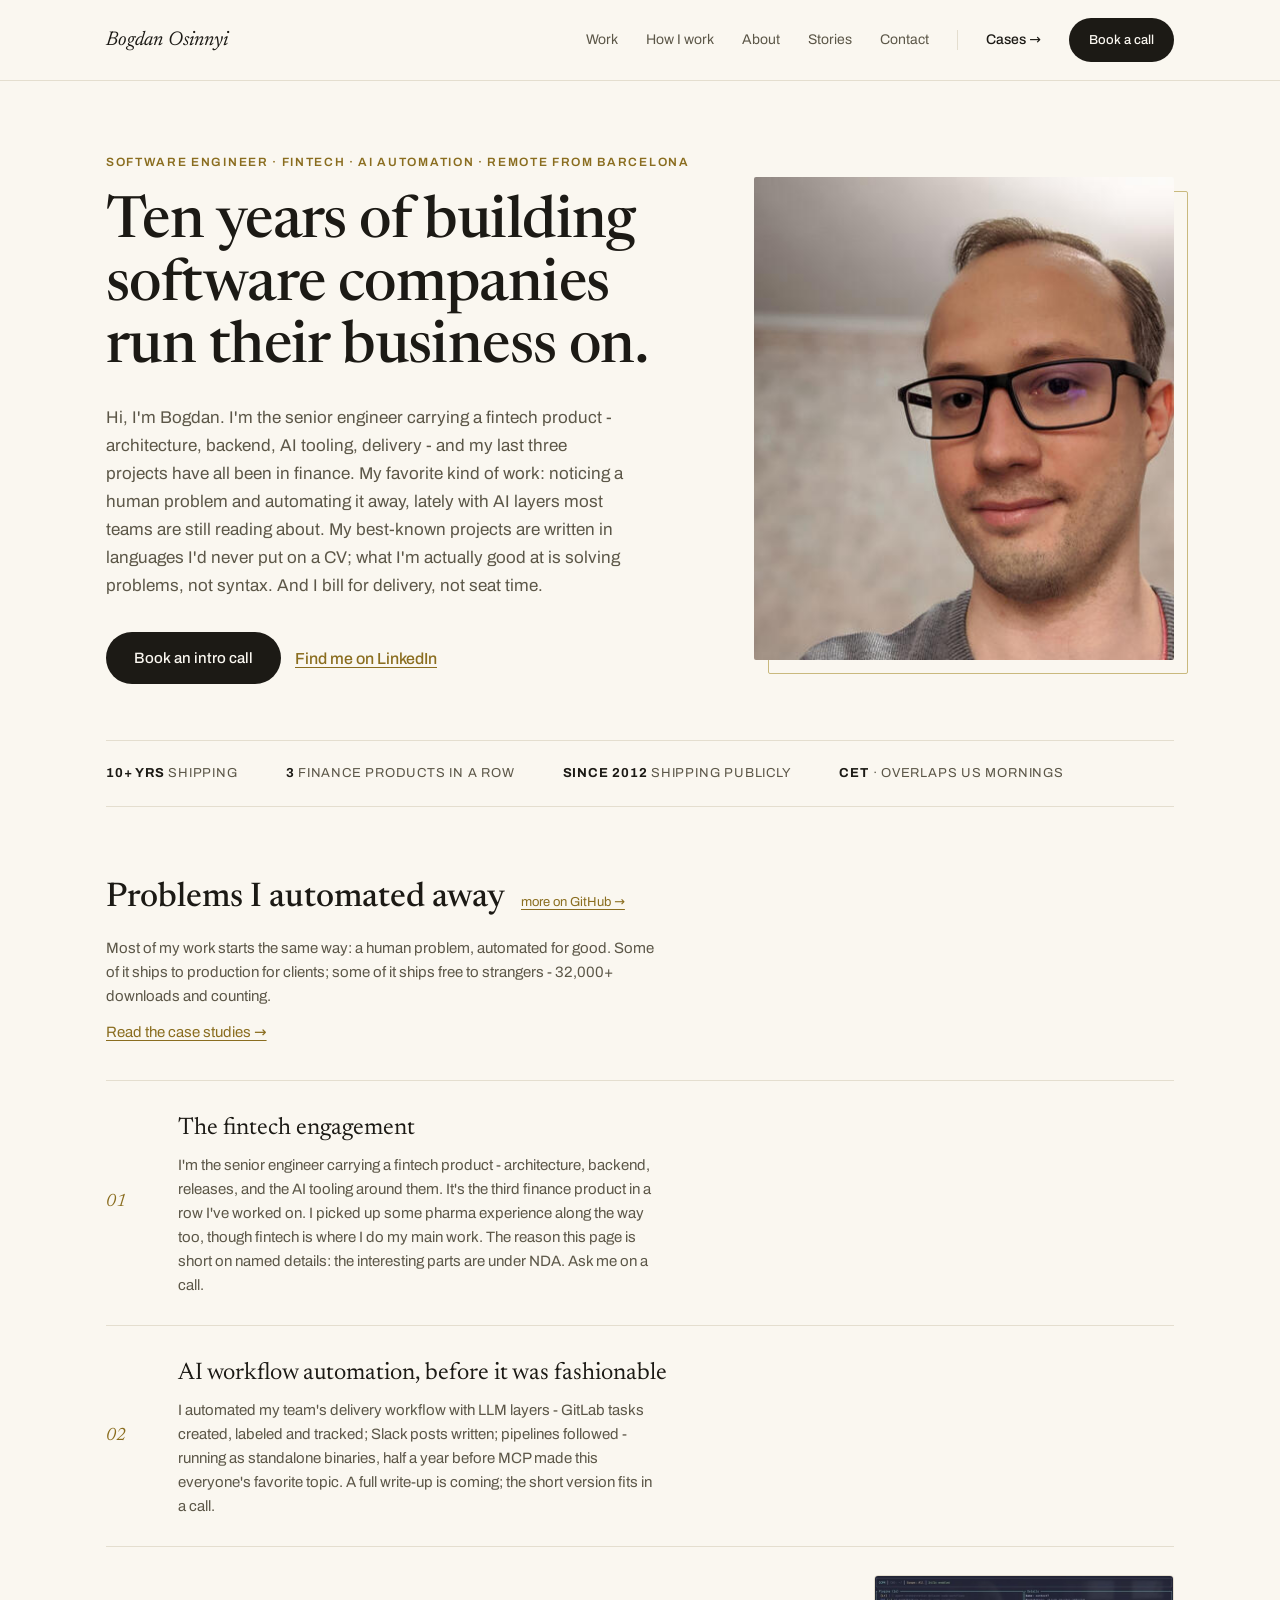
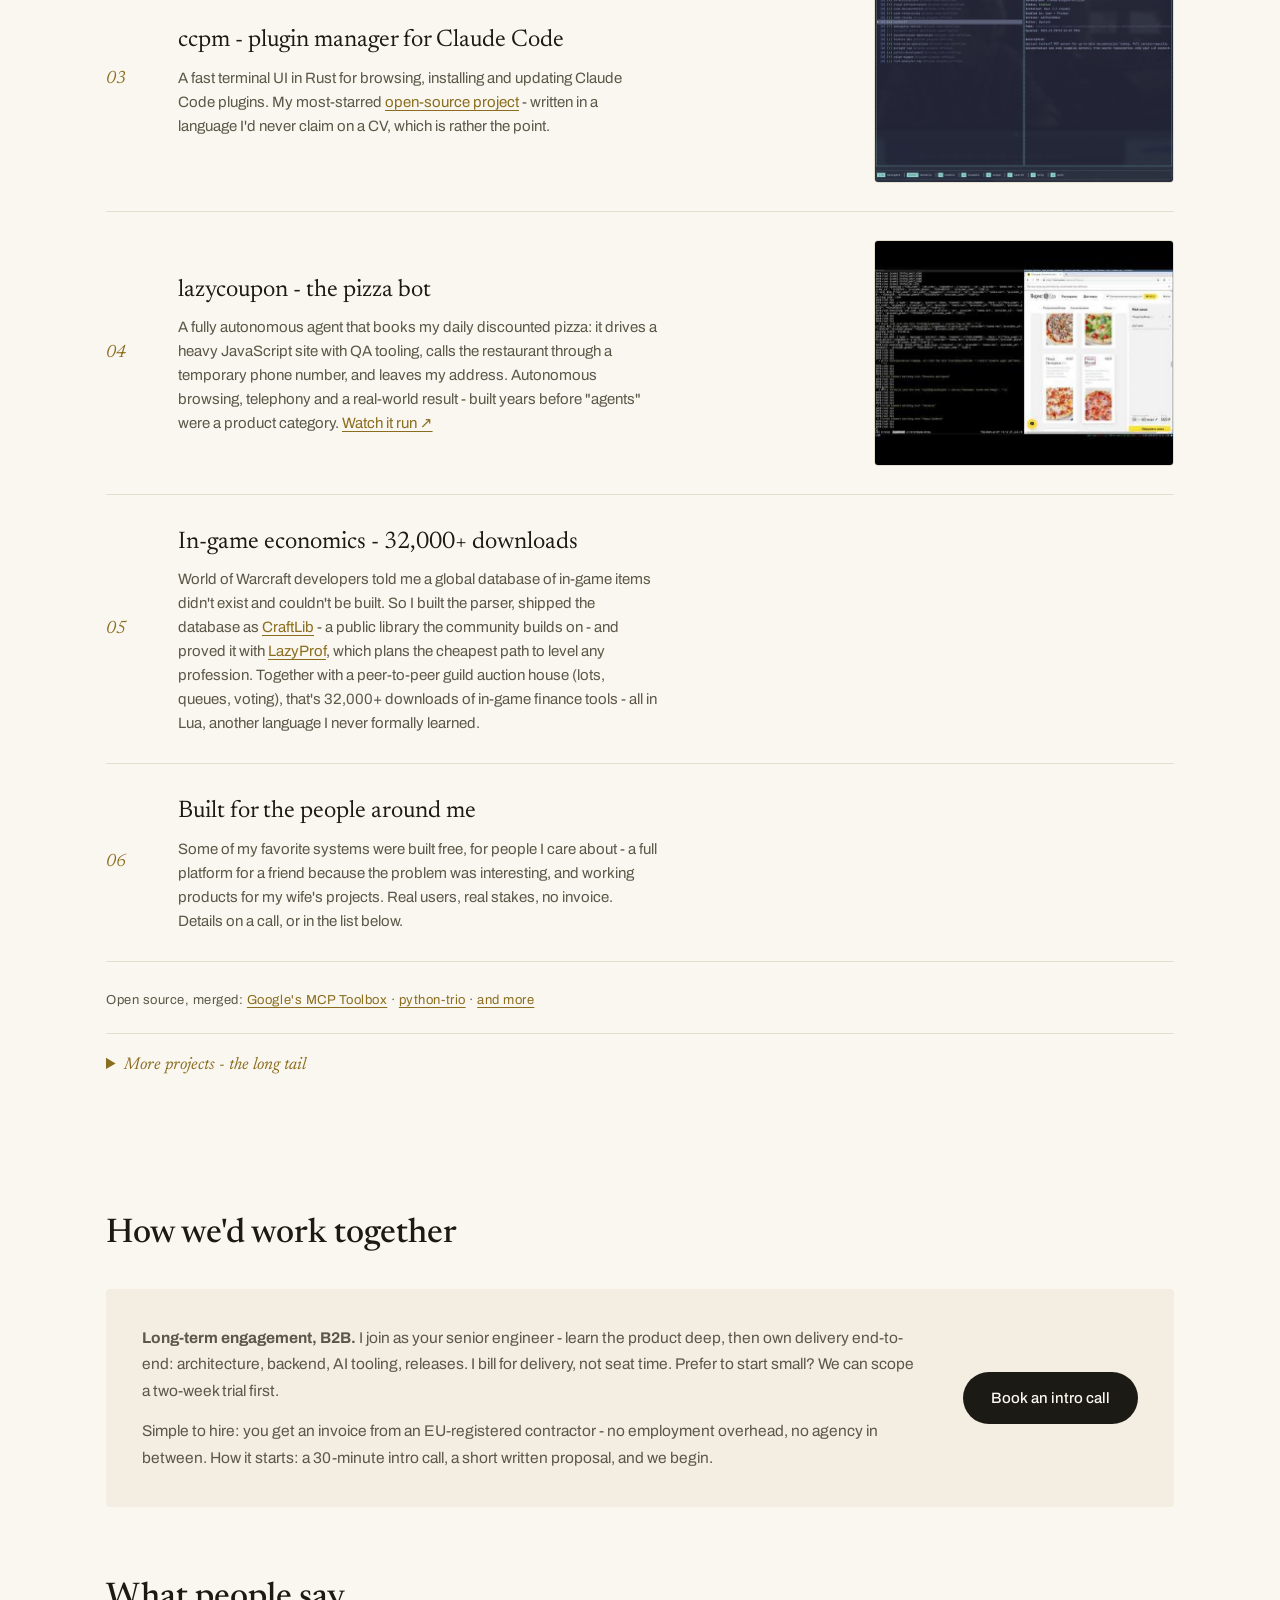
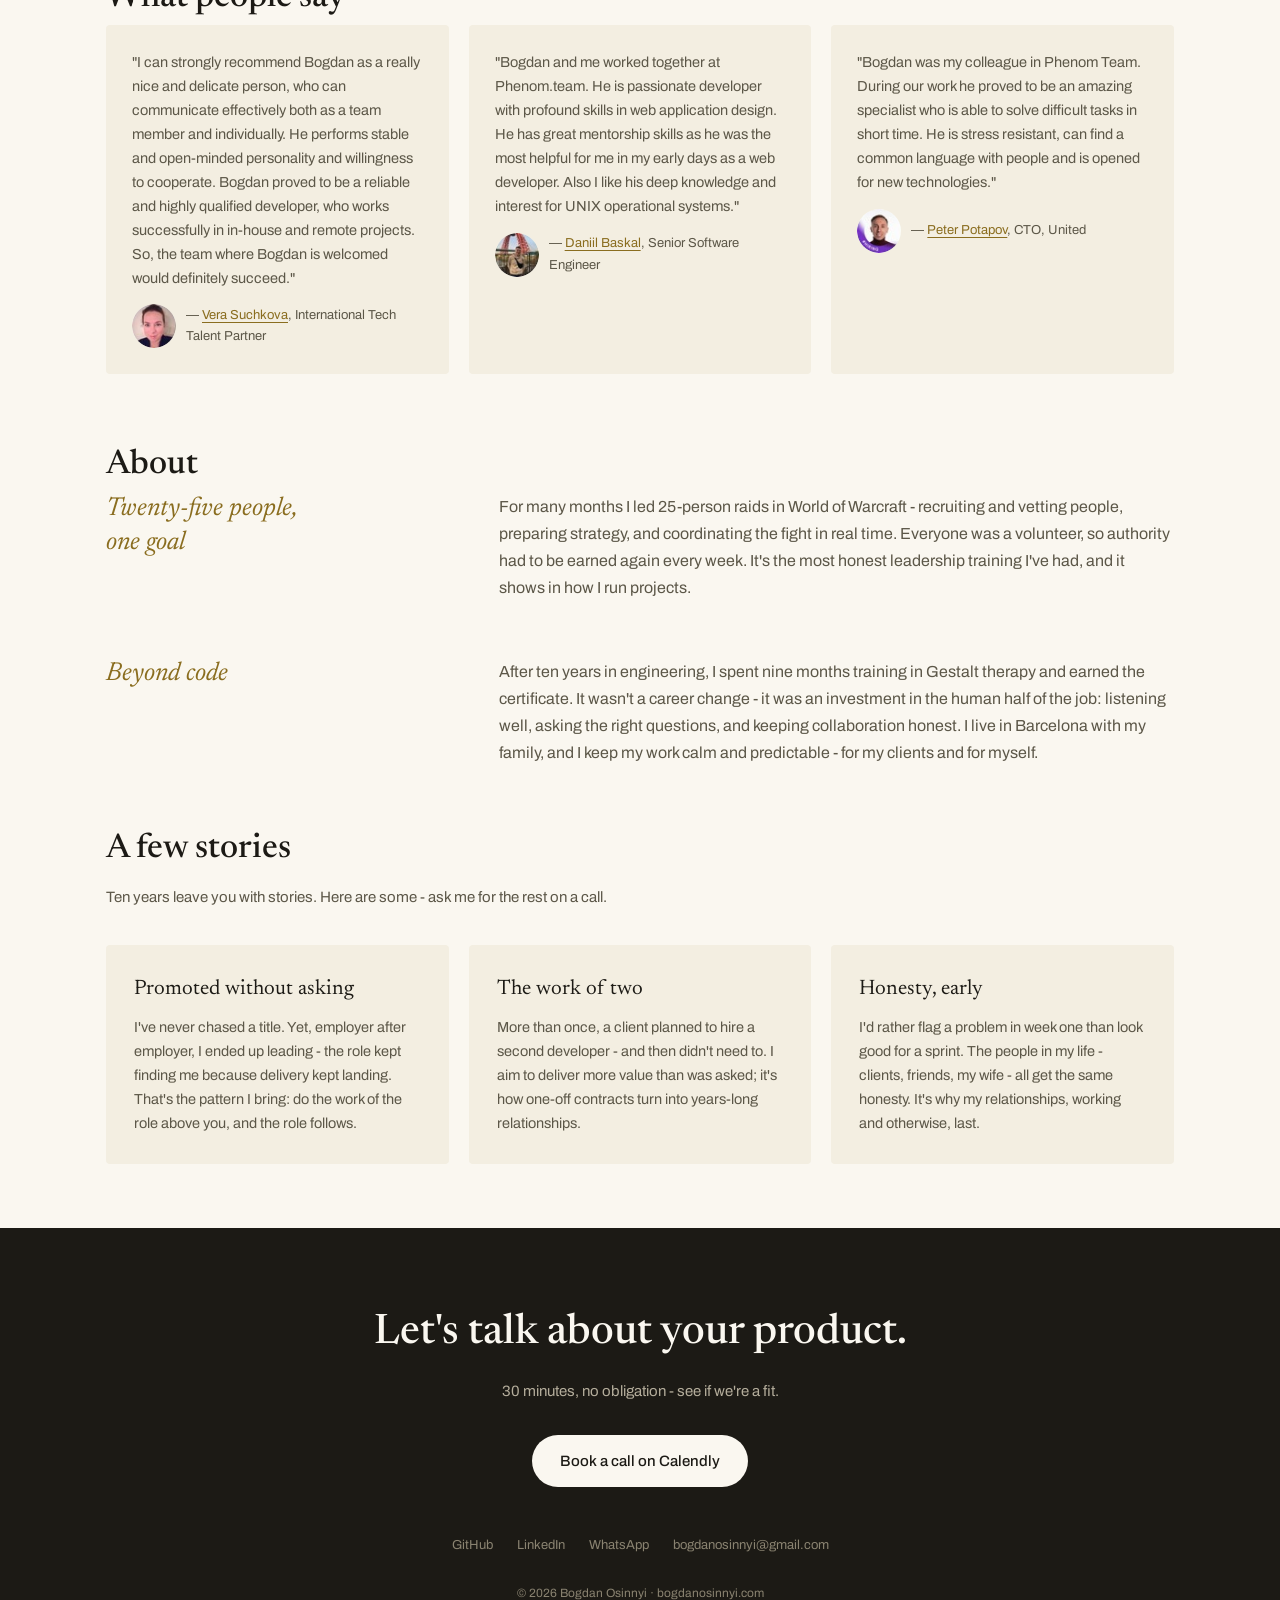
<file: index.html>
<!DOCTYPE html>
<html lang="en">
<head>
<meta charset="utf-8">
<meta name="viewport" content="width=device-width, initial-scale=1">
<title>Bogdan Osinnyi - Software Engineer · Fintech · AI Automation</title>
<meta name="description" content="Software engineer for fintech. Python, AI automation, full technical ownership. Ten years of experience, remote from Barcelona.">
<link rel="canonical" href="https://bogdanosinnyi.com/">
<meta property="og:type" content="website">
<meta property="og:url" content="https://bogdanosinnyi.com/">
<meta property="og:title" content="Bogdan Osinnyi - Software Engineer · Fintech · AI Automation">
<meta property="og:description" content="Ten years of building software companies run their business on. Fintech, AI automation, full technical ownership.">
<meta property="og:image" content="https://bogdanosinnyi.com/assets/og.jpg">
<meta property="og:site_name" content="Bogdan Osinnyi">
<meta name="twitter:card" content="summary_large_image">
<link rel="icon" href="data:image/svg+xml,%3Csvg xmlns='http://www.w3.org/2000/svg' viewBox='0 0 64 64'%3E%3Crect width='64' height='64' rx='12' fill='%231C1A15'/%3E%3Ctext x='32' y='44' font-family='Georgia,serif' font-style='italic' font-size='36' fill='%23FAF7F0' text-anchor='middle'%3EB%3C/text%3E%3C/svg%3E">
<link rel="stylesheet" href="/assets/fonts/fonts.css">
<!-- analytics: Cloudflare Web Analytics, enabled in CF dashboard; no tag needed -->
<script type="application/ld+json">
{"@context":"https://schema.org","@type":"Person","@id":"https://bogdanosinnyi.com/#person","name":"Bogdan Osinnyi","jobTitle":"Software Engineer","url":"https://bogdanosinnyi.com/","image":"https://bogdanosinnyi.com/assets/portrait.jpg","sameAs":["https://www.linkedin.com/in/bogdanosinnyi/","https://github.com/kaldown"]}
</script>
<style>
:root{
  --bg:#FAF7F0; --ink:#1C1A15; --muted:#5C5748; --line:#E4DECF;
  --accent:#8A6D1F; --accent-light:#C9B97E; --card:#F3EEE1;
  --footer-muted:#B5AE9C; --faint:#8A8371;
  --serif:"Newsreader",Georgia,serif; --sans:"Archivo",system-ui,sans-serif; --mono:"IBM Plex Mono",monospace;
}
*{box-sizing:border-box}
@media (prefers-reduced-motion: no-preference){
  html{scroll-behavior:smooth}
}
body{margin:0;background:var(--bg);color:var(--ink);font-family:var(--sans);font-size:16px;line-height:1.6}
a{color:var(--accent);text-decoration:underline;text-underline-offset:3px}
a:hover{color:var(--ink)}
img{max-width:100%;display:block}
section, footer, header{scroll-margin-top:88px}
.wrap{max-width:1180px;margin:0 auto;padding:0 56px}
.btn{display:inline-flex;align-items:center;justify-content:center;min-height:48px;padding:14px 28px;border-radius:999px;font-size:15px;font-weight:500;text-decoration:none;transition:transform .15s ease,opacity .15s ease}
.btn:hover{transform:translateY(-1px);opacity:.9}
.btn-dark{background:var(--ink);color:var(--bg)}
.btn-dark:hover{color:var(--bg)}
.btn-light{background:var(--bg);color:var(--ink)}
.btn-light:hover{color:var(--ink)}
.link-accent{color:var(--accent);font-weight:500}
/* Nav */
.nav{position:sticky;top:0;z-index:10;background:rgba(250,247,240,.92);backdrop-filter:blur(8px);border-bottom:1px solid var(--line)}
.nav-in{display:flex;justify-content:space-between;align-items:center;gap:16px;padding:18px 56px;max-width:1180px;margin:0 auto}
.nav-name{font-family:var(--serif);font-style:italic;font-size:20px;color:var(--ink);text-decoration:none;white-space:nowrap}
.nav-links{display:flex;gap:28px;align-items:center;font-size:14px}
.nav-links a:not(.btn){color:var(--muted);text-decoration:none}
.nav-links a:not(.btn):hover{color:var(--ink)}
.nav-sep{width:1px;height:20px;background:var(--line);flex:none}
.nav-links a.nav-page{color:var(--ink);font-weight:500;white-space:nowrap}
.nav-links a.nav-page:hover{color:var(--accent)}
.nav .btn{min-height:44px;padding:9px 20px;font-size:13px;white-space:nowrap}
/* Hero */
.hero{display:flex;gap:56px;padding:72px 0 56px;align-items:center}
.hero-text{flex:1.4}
.eyebrow{font-size:12px;letter-spacing:.14em;text-transform:uppercase;color:var(--accent);font-weight:600;margin-bottom:20px}
h1{font-family:var(--serif);font-size:clamp(36px,5vw,58px);line-height:1.08;font-weight:500;letter-spacing:-.01em;text-wrap:pretty;margin:0}
.hero p{font-size:17px;line-height:1.65;color:var(--muted);max-width:520px;margin:24px 0 32px}
.hero-cta{display:flex;gap:14px;align-items:center;flex-wrap:wrap}
.hero-photo{flex:1;position:relative;max-width:420px}
.hero-photo::after{content:"";position:absolute;inset:14px -14px -14px 14px;border:1px solid var(--accent-light);border-radius:2px;pointer-events:none}
.hero-photo img{position:relative;z-index:1;width:100%;height:auto;aspect-ratio:4/4.6;object-fit:cover;border-radius:2px;background:var(--line)}
/* Stats */
.stats{display:flex;gap:48px;padding:22px 0;border-top:1px solid var(--line);border-bottom:1px solid var(--line);font-size:13px;color:var(--muted);letter-spacing:.06em;text-transform:uppercase;flex-wrap:wrap}
.stats b{color:var(--ink)}
/* Work */
.section-pad{padding-top:64px;padding-bottom:64px}
.h2row{display:flex;align-items:baseline;gap:16px;margin-bottom:10px;flex-wrap:wrap}
h2{font-family:var(--serif);font-size:34px;font-weight:500;margin:0}
.section-intro{font-size:15px;line-height:1.6;color:var(--muted);max-width:560px;margin:0 0 36px}
.project{display:flex;gap:40px;padding:28px 0;border-top:1px solid var(--line);align-items:center}
.project:last-of-type{border-bottom:1px solid var(--line)}
#work{counter-reset:project}
.project{counter-increment:project}
.project-num::before{content:counter(project,decimal-leading-zero)}
.project-num{font-family:var(--serif);font-style:italic;font-size:18px;color:var(--accent);width:32px;flex:none}
.project-body{flex:1}
h3{font-family:var(--serif);font-size:24px;font-weight:400;margin:0 0 6px}
.project-body p{font-size:15px;line-height:1.6;color:var(--muted);max-width:480px;margin:0}
.project-media{width:300px;flex:none;border-radius:4px;border:1px solid var(--line);overflow:hidden}
.project-media img{width:100%;height:auto}
.proof-strip{margin-top:28px;font-size:13px;color:var(--muted);letter-spacing:.04em}
.proof-strip a{color:var(--accent)}
.more-projects{margin-top:22px;border-top:1px solid var(--line);padding-top:18px}
.more-projects summary{cursor:pointer;font-family:var(--serif);font-style:italic;font-size:17px;color:var(--accent)}
.more-projects summary:hover{color:var(--ink)}
.mini-grid{display:grid;grid-template-columns:repeat(auto-fit,minmax(240px,1fr));gap:14px;margin-top:18px}
.mini-card{background:var(--card);border-radius:4px;padding:16px}
.mini-card .tag{font-family:var(--mono);font-size:10.5px;color:var(--muted);letter-spacing:.05em;text-transform:uppercase}
.mini-card h4{font-family:var(--serif);font-size:16.5px;font-weight:400;margin:6px 0 4px}
.mini-card p{font-size:13px;line-height:1.55;color:var(--muted);margin:0}
/* Two-column prose rows */
.prose-row{display:flex;gap:56px;padding:0 0 56px}
.prose-label{flex:1;font-family:var(--serif);font-style:italic;font-size:26px;color:var(--accent);line-height:1.3}
.prose-row p{flex:2;font-size:16px;line-height:1.7;color:var(--muted);margin:0;text-wrap:pretty}
/* How I work */
.way-box{background:var(--card);border-radius:4px;padding:36px;display:flex;gap:40px;align-items:center;flex-wrap:wrap}
.way-box .way-text{flex:1;min-width:280px}
.way-box p{font-size:15.5px;line-height:1.7;color:var(--muted);margin:0 0 14px}
.way-box p:last-of-type{margin-bottom:0}
/* Testimonials */
.testi-grid{display:grid;grid-template-columns:repeat(auto-fit,minmax(280px,1fr));gap:20px}
.testi{background:var(--card);border-radius:4px;padding:26px;font-size:14.5px;line-height:1.65;color:var(--muted)}
.testi .who{margin-top:14px;font-size:13px;color:var(--muted);display:flex;align-items:center;gap:10px}
.testi .who img{width:44px;height:44px;border-radius:50%;object-fit:cover;flex:none}
.testi .who a{color:var(--accent)}
/* Stories */
.stories-grid{display:grid;grid-template-columns:repeat(auto-fit,minmax(280px,1fr));gap:20px}
.story{background:var(--card);border-radius:4px;padding:28px}
.story h3{font-size:21px;margin-bottom:10px}
.story p{font-size:14.5px;line-height:1.65;color:var(--muted);margin:0}
/* Footer CTA */
.footer{background:var(--ink);color:var(--bg);padding:72px 0;text-align:center}
.footer h2{font-size:42px;margin-bottom:12px}
.footer-sub{font-size:15px;color:var(--footer-muted);margin:0 0 32px}
.footer-links{display:flex;gap:24px;justify-content:center;margin-top:48px;font-size:13px;flex-wrap:wrap}
.footer-links a{color:var(--faint);text-decoration:none}
.footer-links a:hover{color:var(--bg)}
.copyright{font-size:12px;color:var(--faint);margin-top:28px}
:focus-visible{outline:2px solid var(--accent);outline-offset:2px}
@media (max-width:900px){
  .wrap{padding:0 24px}
  .nav-in{padding:14px 24px}
  .nav-links{gap:18px}
  .nav-links a:not(.btn):not(.nav-page),.nav-sep{display:none}
  .nav .btn{padding:9px 16px}
  .hero{flex-direction:column-reverse;gap:36px;padding:40px 0}
  .hero-photo{max-width:320px;align-self:flex-start}
  .stats{gap:20px 32px}
  .project{flex-wrap:wrap;gap:20px}
  .project-media{width:100%}
  .prose-row{flex-direction:column;gap:14px}
  .stories-grid{grid-template-columns:1fr}
  .footer h2{font-size:32px}
}
/* Small phones: name, Cases and the button share one row */
@media (max-width:420px){
  .nav-in{gap:10px}
  .nav-links{gap:12px}
  .nav-name{font-size:18px}
  .nav .btn{padding:9px 14px}
}
</style>
</head>
<body>

<nav class="nav">
  <div class="nav-in">
    <a class="nav-name" href="#top">Bogdan Osinnyi</a>
    <div class="nav-links">
      <a href="#work">Work</a>
      <a href="#way">How I work</a>
      <a href="#about">About</a>
      <a href="#stories">Stories</a>
      <a href="#contact">Contact</a>
      <span class="nav-sep" aria-hidden="true"></span>
      <a class="nav-page" href="/cases/">Cases <span aria-hidden="true">→</span></a>
      <a class="btn btn-dark" href="https://calendly.com/bogdanosinnyi" target="_blank" rel="noopener">Book a call</a>
    </div>
  </div>
</nav>

<header class="wrap" id="top">
  <div class="hero">
    <div class="hero-text">
      <div class="eyebrow">Software Engineer · Fintech · AI Automation · Remote from Barcelona</div>
      <h1>Ten years of building software companies run their business on.</h1>
      <p>Hi, I'm Bogdan. I'm the senior engineer carrying a fintech product - architecture, backend, AI tooling, delivery - and my last three projects have all been in finance. My favorite kind of work: noticing a human problem and automating it away, lately with AI layers most teams are still reading about. My best-known projects are written in languages I'd never put on a CV; what I'm actually good at is solving problems, not syntax. And I bill for delivery, not seat time.</p>
      <div class="hero-cta">
        <a class="btn btn-dark" href="https://calendly.com/bogdanosinnyi" target="_blank" rel="noopener">Book an intro call</a>
        <a class="link-accent" href="https://www.linkedin.com/in/bogdanosinnyi/" target="_blank" rel="noopener">Find me on LinkedIn</a>
      </div>
    </div>
    <div class="hero-photo">
      <img src="/assets/portrait.jpg" alt="Bogdan Osinnyi" width="420" height="483" fetchpriority="high">
    </div>
  </div>
  <div class="stats">
    <span><b>10+ yrs</b> shipping</span>
    <span><b>3</b> finance products in a row</span>
    <span><b>Since 2012</b> shipping publicly</span>
    <span><b>CET</b> · overlaps US mornings</span>
  </div>
</header>

<main>
<section class="wrap section-pad" id="work">
  <div class="h2row"><h2>Problems I automated away</h2><a href="https://github.com/kaldown" target="_blank" rel="noopener" style="font-size:13px">more on GitHub →</a></div>
  <p class="section-intro">Most of my work starts the same way: a human problem, automated for good. Some of it ships to production for clients; some of it ships free to strangers - 32,000+ downloads and counting.</p>
  <p style="margin:-24px 0 36px;font-size:15px"><a href="/cases/">Read the case studies →</a></p>

  <!-- To add a project: copy any <article class="project"> block below, edit the
       text, and place it where you want it - numbering is automatic (CSS counter).
       The media block (image/video link) is optional; rows work without it. -->

  <article class="project">
    <span class="project-num" aria-hidden="true"></span>
    <div class="project-body">
      <h3>The fintech engagement</h3>
      <p>I'm the senior engineer carrying a fintech product - architecture, backend, releases, and the AI tooling around them. It's the third finance product in a row I've worked on. I picked up some pharma experience along the way too, though fintech is where I do my main work. The reason this page is short on named details: the interesting parts are under NDA. Ask me on a call.</p>
    </div>
  </article>

  <article class="project">
    <span class="project-num" aria-hidden="true"></span>
    <div class="project-body">
      <h3>AI workflow automation, before it was fashionable</h3>
      <p>I automated my team's delivery workflow with LLM layers - GitLab tasks created, labeled and tracked; Slack posts written; pipelines followed - running as standalone binaries, half a year before MCP made this everyone's favorite topic. A full write-up is coming; the short version fits in a call.</p>
    </div>
  </article>

  <article class="project">
    <span class="project-num" aria-hidden="true"></span>
    <div class="project-body">
      <h3><a href="https://github.com/kaldown/ccpm" target="_blank" rel="noopener" style="color:inherit;text-decoration:none">ccpm - plugin manager for Claude Code</a></h3>
      <p>A fast terminal UI in Rust for browsing, installing and updating Claude Code plugins. My most-starred <a href="https://github.com/kaldown/ccpm" target="_blank" rel="noopener">open-source project</a> - written in a language I'd never claim on a CV, which is rather the point.</p>
    </div>
    <a class="project-media" href="https://github.com/kaldown/ccpm" target="_blank" rel="noopener" aria-label="ccpm on GitHub">
      <img src="/assets/ccpm-thumb.jpg" alt="ccpm terminal UI" width="600" height="415" loading="lazy" style="background:#111">
    </a>
  </article>

  <article class="project">
    <span class="project-num" aria-hidden="true"></span>
    <div class="project-body">
      <h3><a href="https://github.com/kaldown/lazycoupon" target="_blank" rel="noopener" style="color:inherit;text-decoration:none">lazycoupon - the pizza bot</a></h3>
      <p>A fully autonomous agent that books my daily discounted pizza: it drives a heavy JavaScript site with QA tooling, calls the restaurant through a temporary phone number, and leaves my address. Autonomous browsing, telephony and a real-world result - built years before "agents" were a product category. <a href="https://youtu.be/8_-wekj8vBs" target="_blank" rel="noopener">Watch it run ↗</a></p>
    </div>
    <a class="project-media" href="https://youtu.be/8_-wekj8vBs" target="_blank" rel="noopener" aria-label="lazycoupon demo video on YouTube">
      <img src="/assets/lazycoupon-thumb.jpg" alt="lazycoupon demo video" width="600" height="450" loading="lazy">
    </a>
  </article>

  <article class="project">
    <span class="project-num" aria-hidden="true"></span>
    <div class="project-body">
      <h3><a href="https://www.curseforge.com/wow/addons/lazyprof" target="_blank" rel="noopener" style="color:inherit;text-decoration:none">In-game economics - 32,000+ downloads</a></h3>
      <p>World of Warcraft developers told me a global database of in-game items didn't exist and couldn't be built. So I built the parser, shipped the database as <a href="https://github.com/kaldown/CraftLib" target="_blank" rel="noopener">CraftLib</a> - a public library the community builds on - and proved it with <a href="https://github.com/kaldown/LazyProf" target="_blank" rel="noopener">LazyProf</a>, which plans the cheapest path to level any profession. Together with a peer-to-peer guild auction house (lots, queues, voting), that's 32,000+ downloads of in-game finance tools - all in Lua, another language I never formally learned.</p>
    </div>
    <!-- optional: add a screenshot here as assets/lazyprof.png, same pattern as the media blocks above -->
  </article>

  <article class="project">
    <span class="project-num" aria-hidden="true"></span>
    <div class="project-body">
      <h3>Built for the people around me</h3>
      <p>Some of my favorite systems were built free, for people I care about - a full platform for a friend because the problem was interesting, and working products for my wife's projects. Real users, real stakes, no invoice. Details on a call, or in the list below.</p>
    </div>
  </article>

  <p class="proof-strip">Open source, merged: <a href="https://github.com/googleapis/mcp-toolbox/pull/3052" target="_blank" rel="noopener">Google's MCP Toolbox</a> · <a href="https://github.com/python-trio/trio/pull/1527" target="_blank" rel="noopener">python-trio</a> · <a href="https://github.com/search?q=author%3Akaldown+is%3Apr+is%3Amerged+-user%3Akaldown&type=pullrequests" target="_blank" rel="noopener">and more</a></p>

  <details class="more-projects">
    <summary>More projects - the long tail</summary>
    <!-- To add a card: copy a .mini-card div. The grid stretches automatically. -->
    <div class="mini-grid">
      <div class="mini-card"><span class="tag">Python · private</span><h4>Summarizer</h4><p>My news as ranked summaries instead of an hour of scrolling. Private code - happy to walk through it on a call.</p></div>
      <div class="mini-card"><span class="tag">Go · Dart · JS</span><h4><a href="https://github.com/kaldown/hunger" target="_blank" rel="noopener">hunger</a></h4><p>gRPC server with Flutter mobile and web clients - a 2019 full-stack trilogy.</p></div>
      <div class="mini-card"><span class="tag">Python</span><h4><a href="https://github.com/kaldown/db2-parser" target="_blank" rel="noopener">db2-parser</a></h4><p>The parser behind CraftLib - extracts crafting data from WoW's binary DB2 tables.</p></div>
      <div class="mini-card"><span class="tag">Lua</span><h4><a href="https://github.com/kaldown/EyesOnMe" target="_blank" rel="noopener">EyesOnMe</a></h4><p>PvP awareness addon - detects enemy players around you in WoW Classic.</p></div>
      <div class="mini-card"><span class="tag">Lua</span><h4><a href="https://github.com/kaldown/Silencer" target="_blank" rel="noopener">Silencer</a></h4><p>Whisper gatekeeper - a keyword filter for WoW Classic inboxes.</p></div>
      <div class="mini-card"><span class="tag">Lua</span><h4><a href="https://github.com/kaldown/VendorSniper" target="_blank" rel="noopener">VendorSniper</a></h4><p>Never miss a limited-supply vendor restock again.</p></div>
      <div class="mini-card"><span class="tag">Shell</span><h4><a href="https://github.com/kaldown/dotfiles" target="_blank" rel="noopener">dotfiles</a></h4><p>My environment, versioned.</p></div>
      <div class="mini-card"><span class="tag">Python</span><h4><a href="https://github.com/kaldown/pdf-to-text" target="_blank" rel="noopener">pdf-to-text</a></h4><p>Text-to-voice tool with an async core.</p></div>
      <div class="mini-card"><span class="tag">merged elsewhere</span><h4><a href="https://github.com/search?q=author%3Akaldown+is%3Apr+is%3Amerged+-user%3Akaldown&type=pullrequests" target="_blank" rel="noopener">Contributions</a></h4><p>TrinketMenu (WoW TBC compat), undotree (vim), public-apis, and friends.</p></div>
    </div>
  </details>
</section>

<section class="wrap section-pad" id="way">
  <h2>How we'd work together</h2>
  <div class="way-box" style="margin-top:28px">
    <div class="way-text">
      <p><b>Long-term engagement, B2B.</b> I join as your senior engineer - learn the product deep, then own delivery end-to-end: architecture, backend, AI tooling, releases. I bill for delivery, not seat time. Prefer to start small? We can scope a two-week trial first.</p>
      <p>Simple to hire: you get an invoice from an EU-registered contractor - no employment overhead, no agency in between. How it starts: a 30-minute intro call, a short written proposal, and we begin.</p>
    </div>
    <a class="btn btn-dark" href="https://calendly.com/bogdanosinnyi" target="_blank" rel="noopener">Book an intro call</a>
  </div>
</section>

<section class="wrap" id="say" style="padding-bottom:64px">
  <h2>What people say</h2>
  <!-- To add a testimonial: copy a .testi div. Quotes must be real and verifiable -
       link the name to the LinkedIn recommendation. The grid stretches automatically. -->
  <div class="testi-grid">
    <div class="testi">"I can strongly recommend Bogdan as a really nice and delicate person, who can communicate effectively both as a team member and individually. He performs stable and open-minded personality and willingness to cooperate. Bogdan proved to be a reliable and highly qualified developer, who works successfully in in-house and remote projects. So, the team where Bogdan is welcomed would definitely succeed."<div class="who"><img src="/assets/testimonial-vera.jpg" alt="" width="44" height="44" loading="lazy"><span>— <a href="https://www.linkedin.com/in/bogdanosinnyi/details/recommendations/" target="_blank" rel="noopener" aria-label="Vera Suchkova's recommendation on LinkedIn">Vera Suchkova</a>, International Tech Talent Partner</span></div></div>
    <div class="testi">"Bogdan and me worked together at Phenom.team. He is passionate developer with profound skills in web application design. He has great mentorship skills as he was the most helpful for me in my early days as a web developer. Also I like his deep knowledge and interest for UNIX operational systems."<div class="who"><img src="/assets/testimonial-daniil.jpg" alt="" width="44" height="44" loading="lazy"><span>— <a href="https://www.linkedin.com/in/bogdanosinnyi/details/recommendations/" target="_blank" rel="noopener" aria-label="Daniil Baskal's recommendation on LinkedIn">Daniil Baskal</a>, Senior Software Engineer</span></div></div>
    <div class="testi">"Bogdan was my colleague in Phenom Team. During our work he proved to be an amazing specialist who is able to solve difficult tasks in short time. He is stress resistant, can find a common language with people and is opened for new technologies."<div class="who"><img src="/assets/testimonial-peter.jpg" alt="" width="44" height="44" loading="lazy"><span>— <a href="https://www.linkedin.com/in/bogdanosinnyi/details/recommendations/" target="_blank" rel="noopener" aria-label="Peter Potapov's recommendation on LinkedIn">Peter Potapov</a>, CTO, United</span></div></div>
  </div>
</section>

<section class="wrap" id="about">
  <h2>About</h2>
  <div class="prose-row">
    <div class="prose-label">Twenty-five people,<br>one goal</div>
    <p>For many months I led 25-person raids in World of Warcraft - recruiting and vetting people, preparing strategy, and coordinating the fight in real time. Everyone was a volunteer, so authority had to be earned again every week. It's the most honest leadership training I've had, and it shows in how I run projects.</p>
  </div>
  <div class="prose-row">
    <div class="prose-label">Beyond code</div>
    <p>After ten years in engineering, I spent nine months training in Gestalt therapy and earned the certificate. It wasn't a career change - it was an investment in the human half of the job: listening well, asking the right questions, and keeping collaboration honest. I live in Barcelona with my family, and I keep my work calm and predictable - for my clients and for myself.</p>
  </div>
</section>

<section class="wrap" id="stories" style="padding-bottom:64px">
  <h2>A few stories</h2>
  <p class="section-intro" style="margin-top:8px">Ten years leave you with stories. Here are some - ask me for the rest on a call.</p>
  <!-- To add a story: copy a .story div (h3 + p). The grid stretches automatically. -->
  <div class="stories-grid">
    <div class="story">
      <h3>Promoted without asking</h3>
      <p>I've never chased a title. Yet, employer after employer, I ended up leading - the role kept finding me because delivery kept landing. That's the pattern I bring: do the work of the role above you, and the role follows.</p>
    </div>
    <div class="story">
      <h3>The work of two</h3>
      <p>More than once, a client planned to hire a second developer - and then didn't need to. I aim to deliver more value than was asked; it's how one-off contracts turn into years-long relationships.</p>
    </div>
    <div class="story">
      <h3>Honesty, early</h3>
      <p>I'd rather flag a problem in week one than look good for a sprint. The people in my life - clients, friends, my wife - all get the same honesty. It's why my relationships, working and otherwise, last.</p>
    </div>
  </div>
</section>
</main>

<footer class="footer" id="contact">
  <div class="wrap">
    <h2>Let's talk about your product.</h2>
    <p class="footer-sub">30 minutes, no obligation - see if we're a fit.</p>
    <a class="btn btn-light" href="https://calendly.com/bogdanosinnyi" target="_blank" rel="noopener">Book a call on Calendly</a>
    <div class="footer-links">
      <a href="https://github.com/kaldown" target="_blank" rel="noopener">GitHub</a>
      <a href="https://www.linkedin.com/in/bogdanosinnyi/" target="_blank" rel="noopener">LinkedIn</a>
      <a href="https://wa.me/34652412917" target="_blank" rel="noopener">WhatsApp</a>
      <a href="mailto:bogdanosinnyi@gmail.com">bogdanosinnyi@gmail.com</a>
    </div>
    <div class="copyright">© 2026 Bogdan Osinnyi · bogdanosinnyi.com</div>
  </div>
</footer>

</body>
</html>
</file>
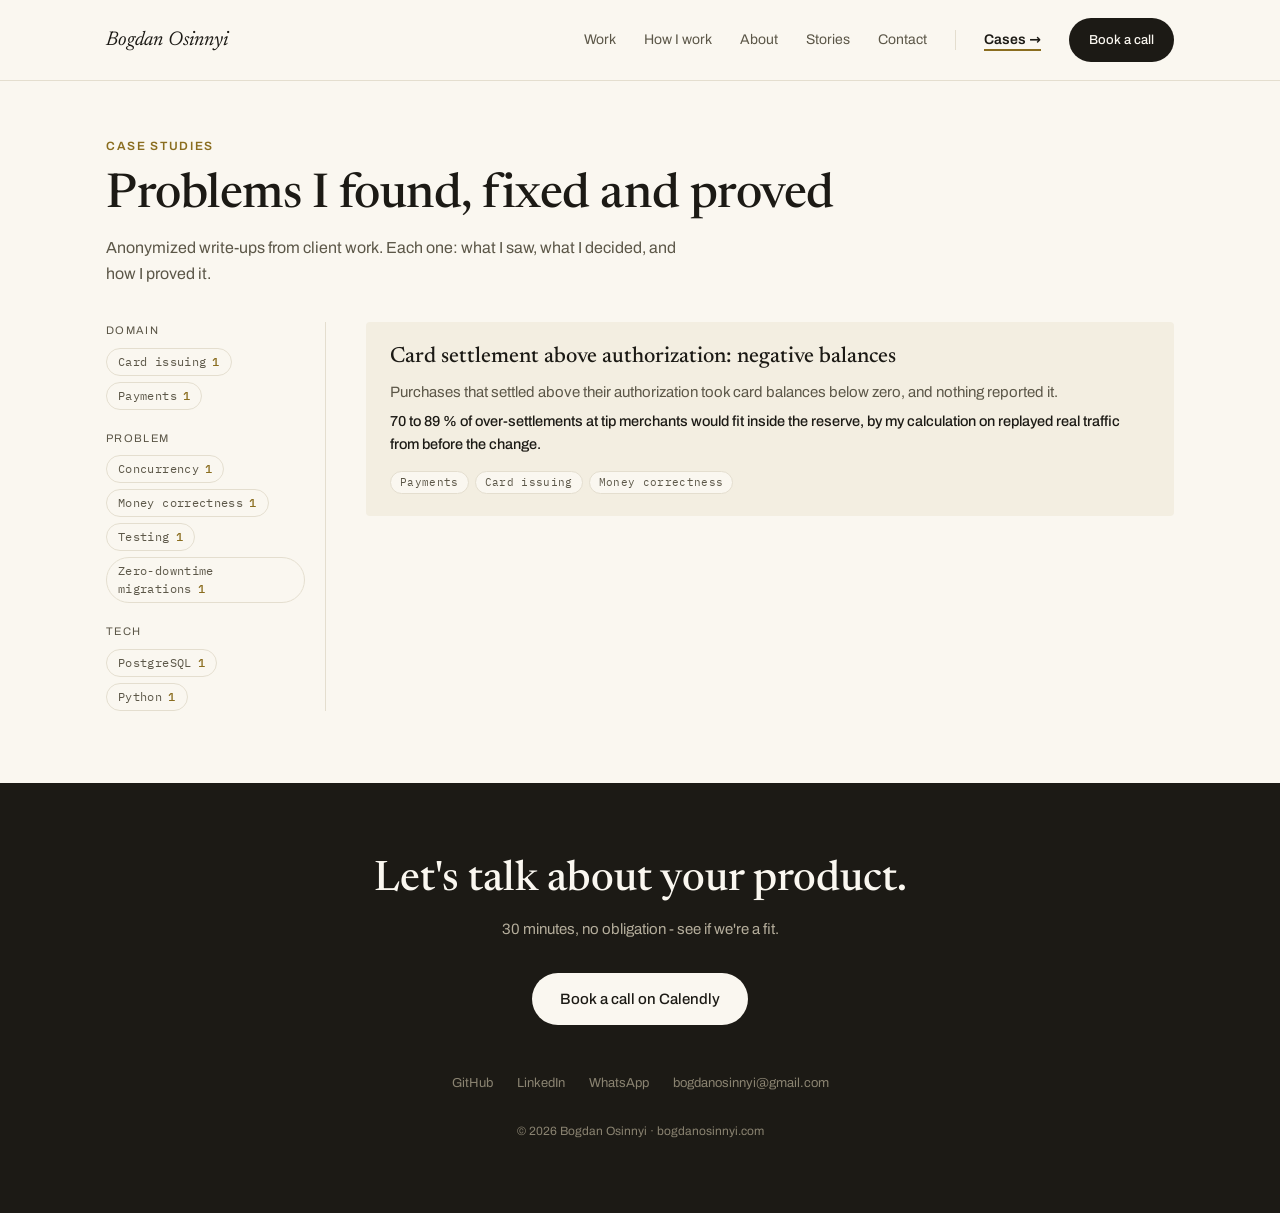
<file: cases/index.html>
<!DOCTYPE html>
<html lang="en">
<head>
<meta charset="utf-8">
<meta name="viewport" content="width=device-width, initial-scale=1">
<title>Problems I found, fixed and proved</title>
<meta name="description" content="Anonymized write-ups from client work. Each one: what I saw, what I decided, and how I proved it.">
<link rel="canonical" href="https://bogdanosinnyi.com/cases/">
<meta property="og:type" content="website">
<meta property="og:url" content="https://bogdanosinnyi.com/cases/">
<meta property="og:title" content="Problems I found, fixed and proved">
<meta property="og:description" content="Anonymized write-ups from client work. Each one: what I saw, what I decided, and how I proved it.">
<meta property="og:image" content="https://bogdanosinnyi.com/assets/og.jpg">
<meta property="og:site_name" content="Bogdan Osinnyi">
<meta name="twitter:card" content="summary_large_image">
<link rel="icon" href="data:image/svg+xml,%3Csvg xmlns='http://www.w3.org/2000/svg' viewBox='0 0 64 64'%3E%3Crect width='64' height='64' rx='12' fill='%231C1A15'/%3E%3Ctext x='32' y='44' font-family='Georgia,serif' font-style='italic' font-size='36' fill='%23FAF7F0' text-anchor='middle'%3EB%3C/text%3E%3C/svg%3E">
<link rel="stylesheet" href="/assets/fonts/fonts.css">
<link rel="stylesheet" href="/assets/cases.css">
<script src="/assets/cases.js" defer></script>
<script type="application/ld+json">{"@context":"https://schema.org","@graph":[{"@type":"CollectionPage","@id":"https://bogdanosinnyi.com/cases/","url":"https://bogdanosinnyi.com/cases/","name":"Problems I found, fixed and proved","description":"Anonymized write-ups from client work. Each one: what I saw, what I decided, and how I proved it.","mainEntity":{"@id":"https://bogdanosinnyi.com/cases/#list"}},{"@type":"ItemList","@id":"https://bogdanosinnyi.com/cases/#list","itemListElement":[{"@type":"ListItem","position":1,"url":"https://bogdanosinnyi.com/cases/card-settlement-above-authorization-negative-balance/","name":"Card settlement above authorization: negative balances"}]}]}</script>
</head>
<body class="index-page">
<nav class="nav">
  <div class="nav-in">
    <a class="nav-name" href="/">Bogdan Osinnyi</a>
    <div class="nav-links">
      <a href="/#work">Work</a>
      <a href="/#way">How I work</a>
      <a href="/#about">About</a>
      <a href="/#stories">Stories</a>
      <a href="/#contact">Contact</a>
      <span class="nav-sep" aria-hidden="true"></span>
      <a class="nav-page" href="/cases/" aria-current="page">Cases <span aria-hidden="true">→</span></a>
      <a class="btn btn-dark" href="https://calendly.com/bogdanosinnyi" target="_blank" rel="noopener">Book a call</a>
    </div>
  </div>
</nav>
<main class="wrap index-main">
<header class="index-head">
<p class="eyebrow">Case studies</p>
<h1>Problems I found, fixed and proved</h1>
<p class="intro">Anonymized write-ups from client work. Each one: what I saw, what I decided, and how I proved it.</p>
</header>
<div class="index-grid">
<aside class="tag-side"><p class="grp">Domain</p><ul class="chips"><li><a class="chip" href="/cases/tags/card-issuing/">Card issuing<b>1</b></a></li><li><a class="chip" href="/cases/tags/payments/">Payments<b>1</b></a></li></ul><p class="grp">Problem</p><ul class="chips"><li><a class="chip" href="/cases/tags/concurrency/">Concurrency<b>1</b></a></li><li><a class="chip" href="/cases/tags/money-correctness/">Money correctness<b>1</b></a></li><li><a class="chip" href="/cases/tags/testing/">Testing<b>1</b></a></li><li><a class="chip" href="/cases/tags/zero-downtime-migrations/">Zero-downtime migrations<b>1</b></a></li></ul><p class="grp">Tech</p><ul class="chips"><li><a class="chip" href="/cases/tags/postgresql/">PostgreSQL<b>1</b></a></li><li><a class="chip" href="/cases/tags/python/">Python<b>1</b></a></li></ul></aside>
<div class="cards">
<article class="case-card"><h2 class="card-title"><a class="card-link" href="/cases/card-settlement-above-authorization-negative-balance/">Card settlement above authorization: negative balances</a></h2><p class="card-problem">Purchases that settled above their authorization took card balances below zero, and nothing reported it.</p><p class="card-result">70 to 89 % of over-settlements at tip merchants would fit inside the reserve, by my calculation on replayed real traffic from before the change.</p><ul class="chips"><li><a class="chip" href="/cases/tags/payments/">Payments</a></li><li><a class="chip" href="/cases/tags/card-issuing/">Card issuing</a></li><li><a class="chip" href="/cases/tags/money-correctness/">Money correctness</a></li></ul></article>
</div>
</div>
</main>
<footer class="footer" id="contact">
  <div class="wrap">
    <h2>Let's talk about your product.</h2>
    <p class="footer-sub">30 minutes, no obligation - see if we're a fit.</p>
    <a class="btn btn-light" href="https://calendly.com/bogdanosinnyi" target="_blank" rel="noopener">Book a call on Calendly</a>
    <div class="footer-links">
      <a href="https://github.com/kaldown" target="_blank" rel="noopener">GitHub</a>
      <a href="https://www.linkedin.com/in/bogdanosinnyi/" target="_blank" rel="noopener">LinkedIn</a>
      <a href="https://wa.me/34652412917" target="_blank" rel="noopener">WhatsApp</a>
      <a href="mailto:bogdanosinnyi@gmail.com">bogdanosinnyi@gmail.com</a>
    </div>
    <div class="copyright">© 2026 Bogdan Osinnyi · bogdanosinnyi.com</div>
  </div>
</footer>
</body>
</html>
</file>
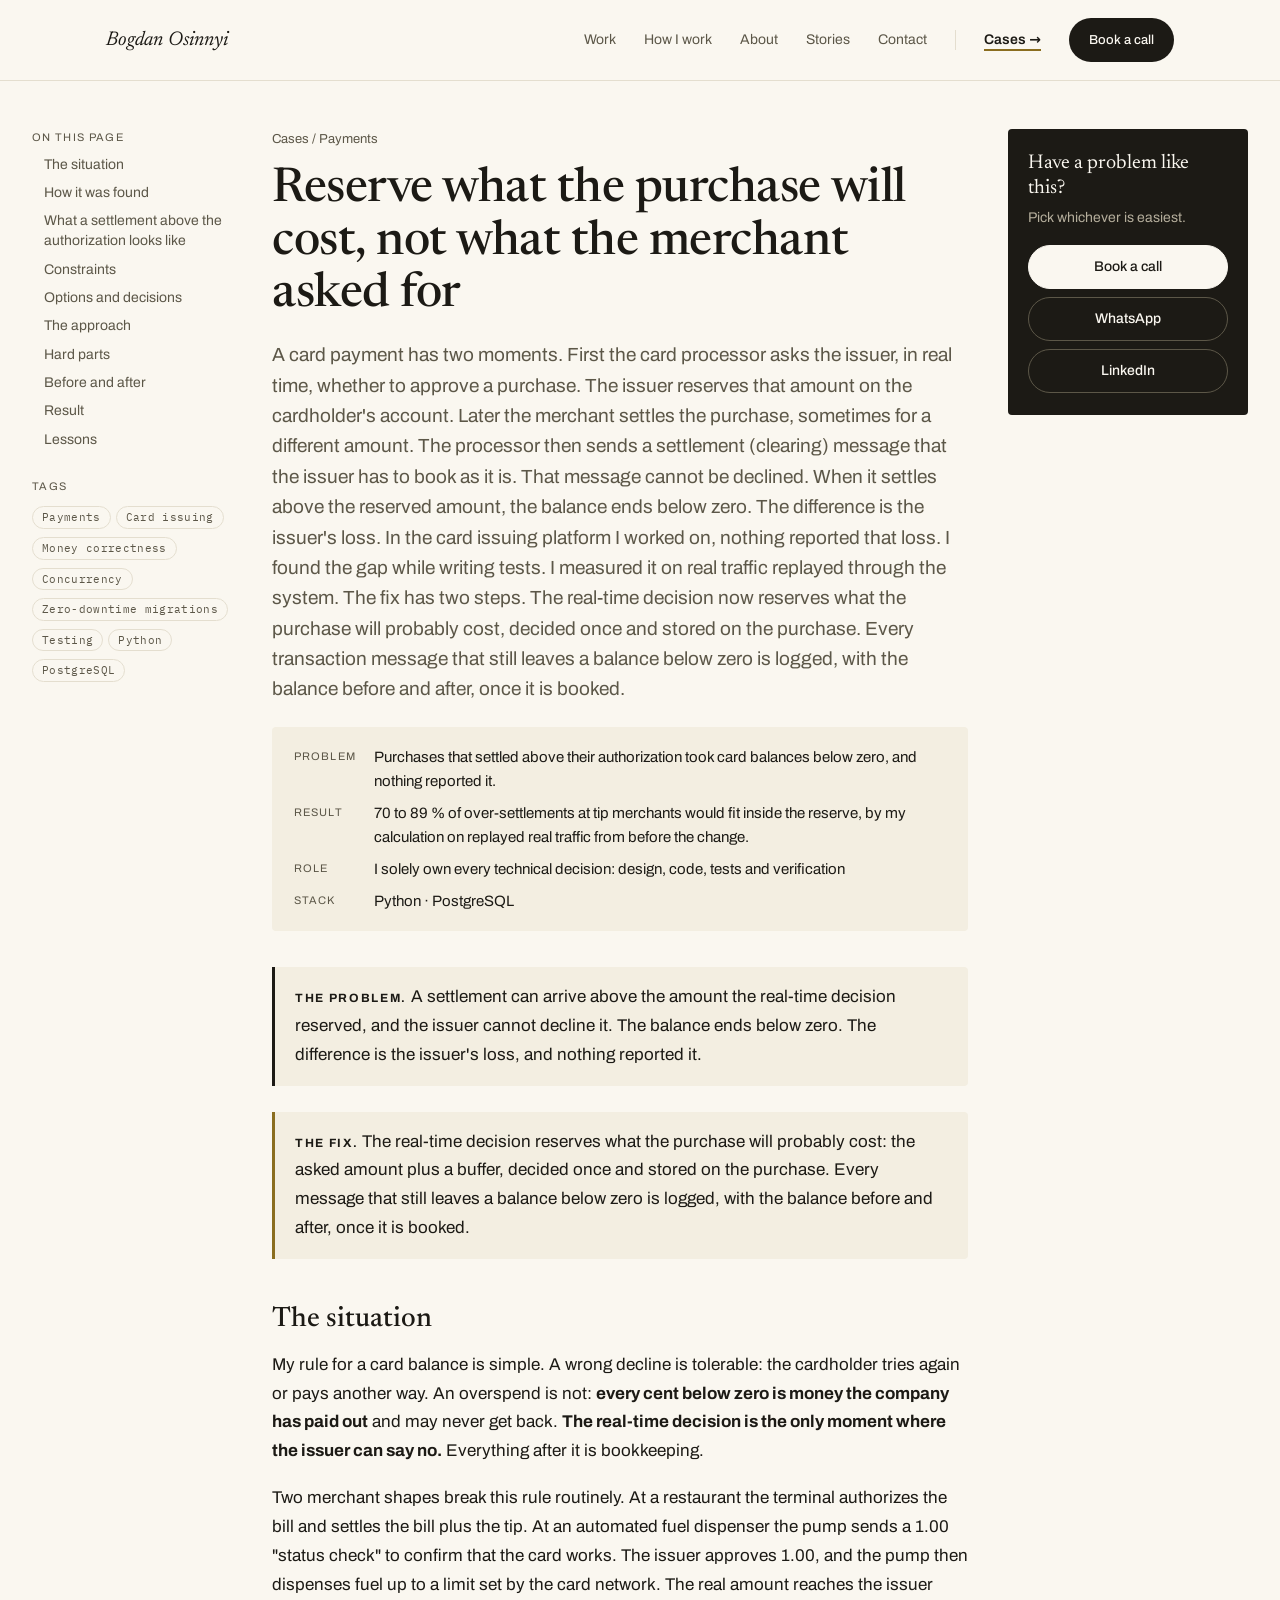
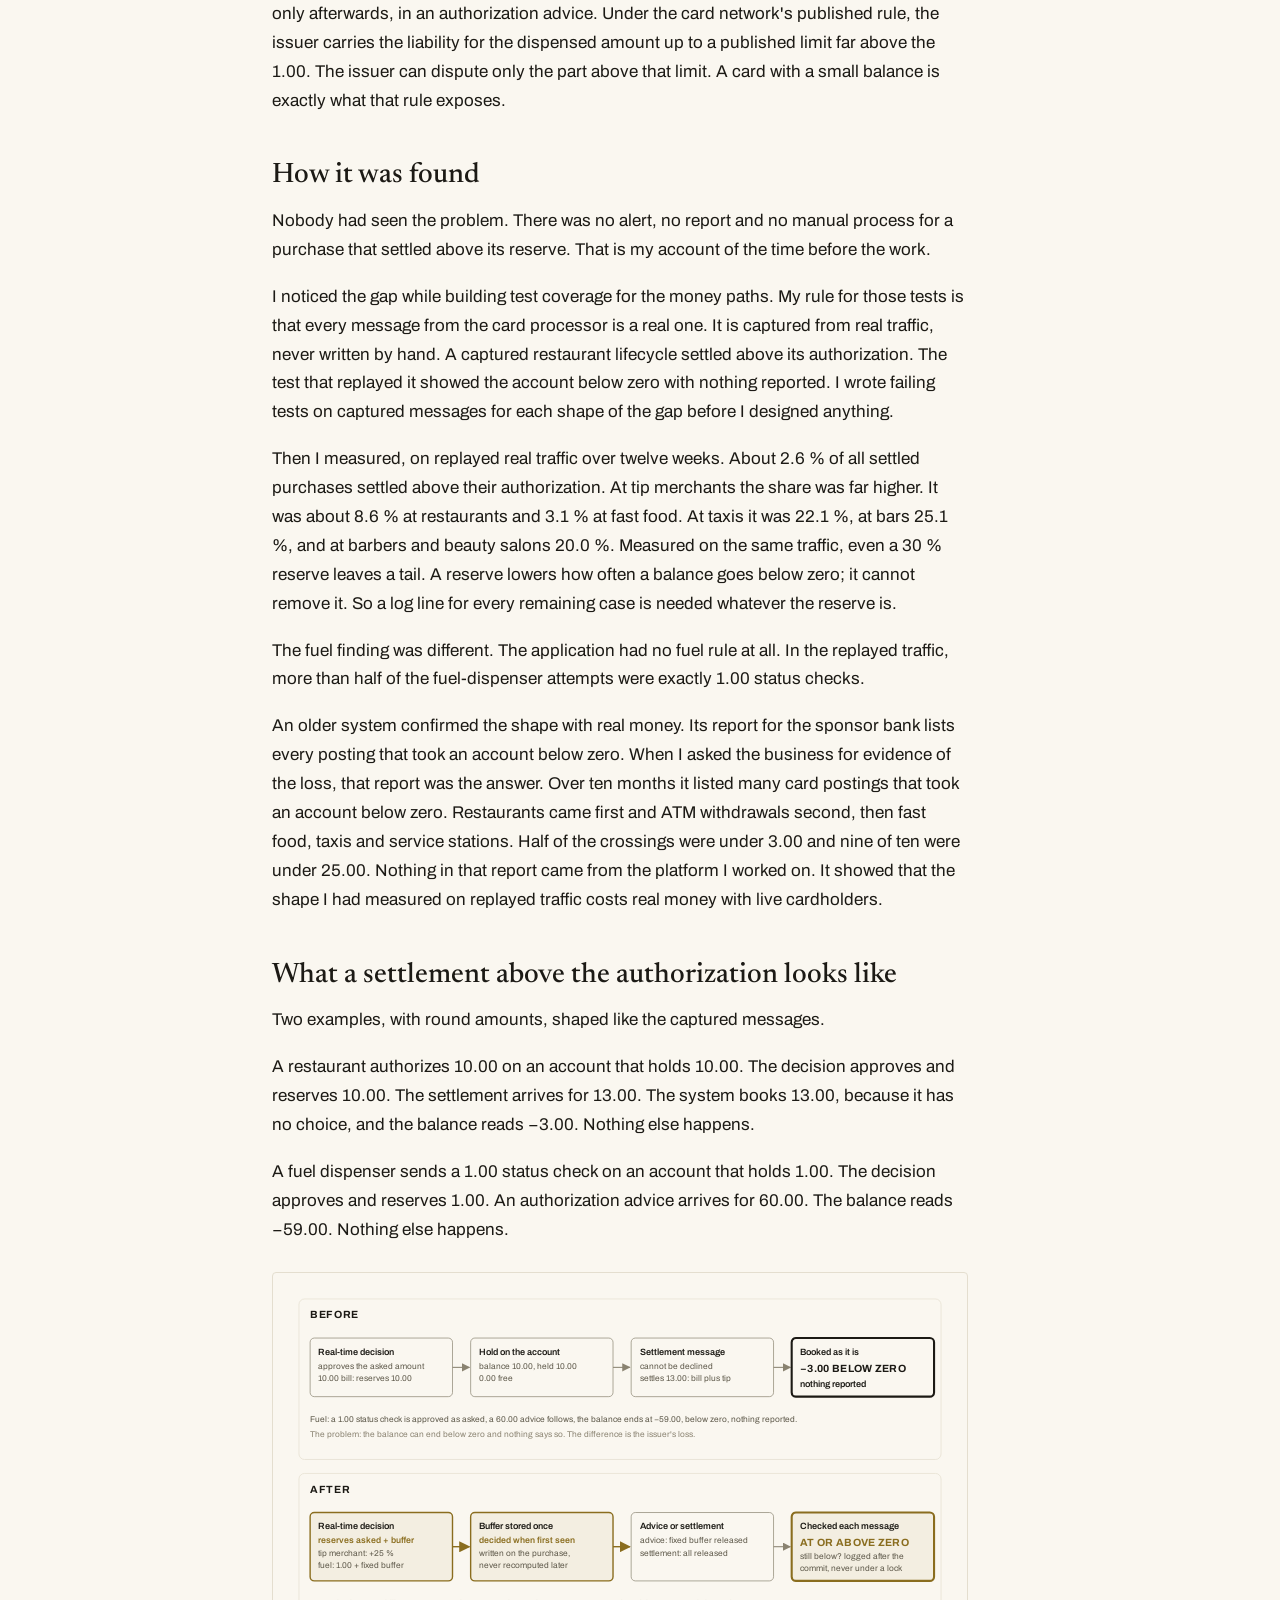
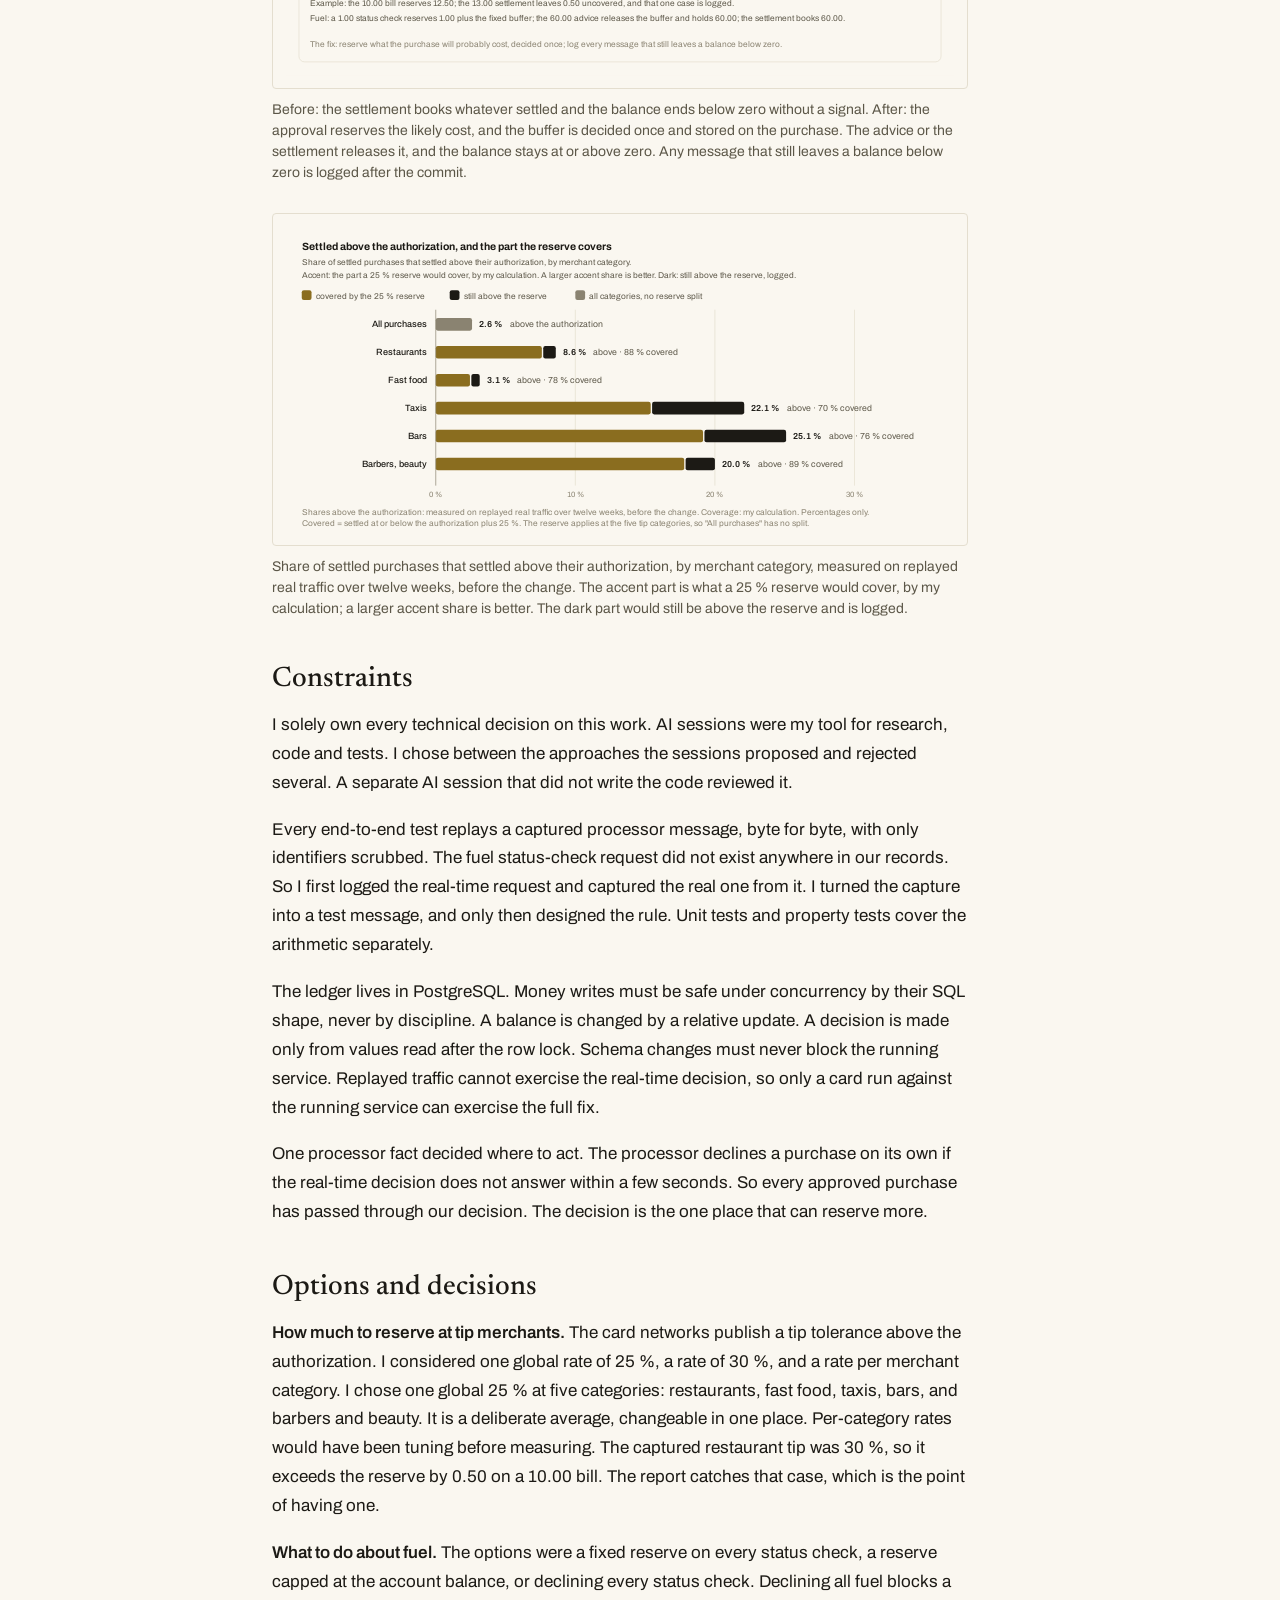
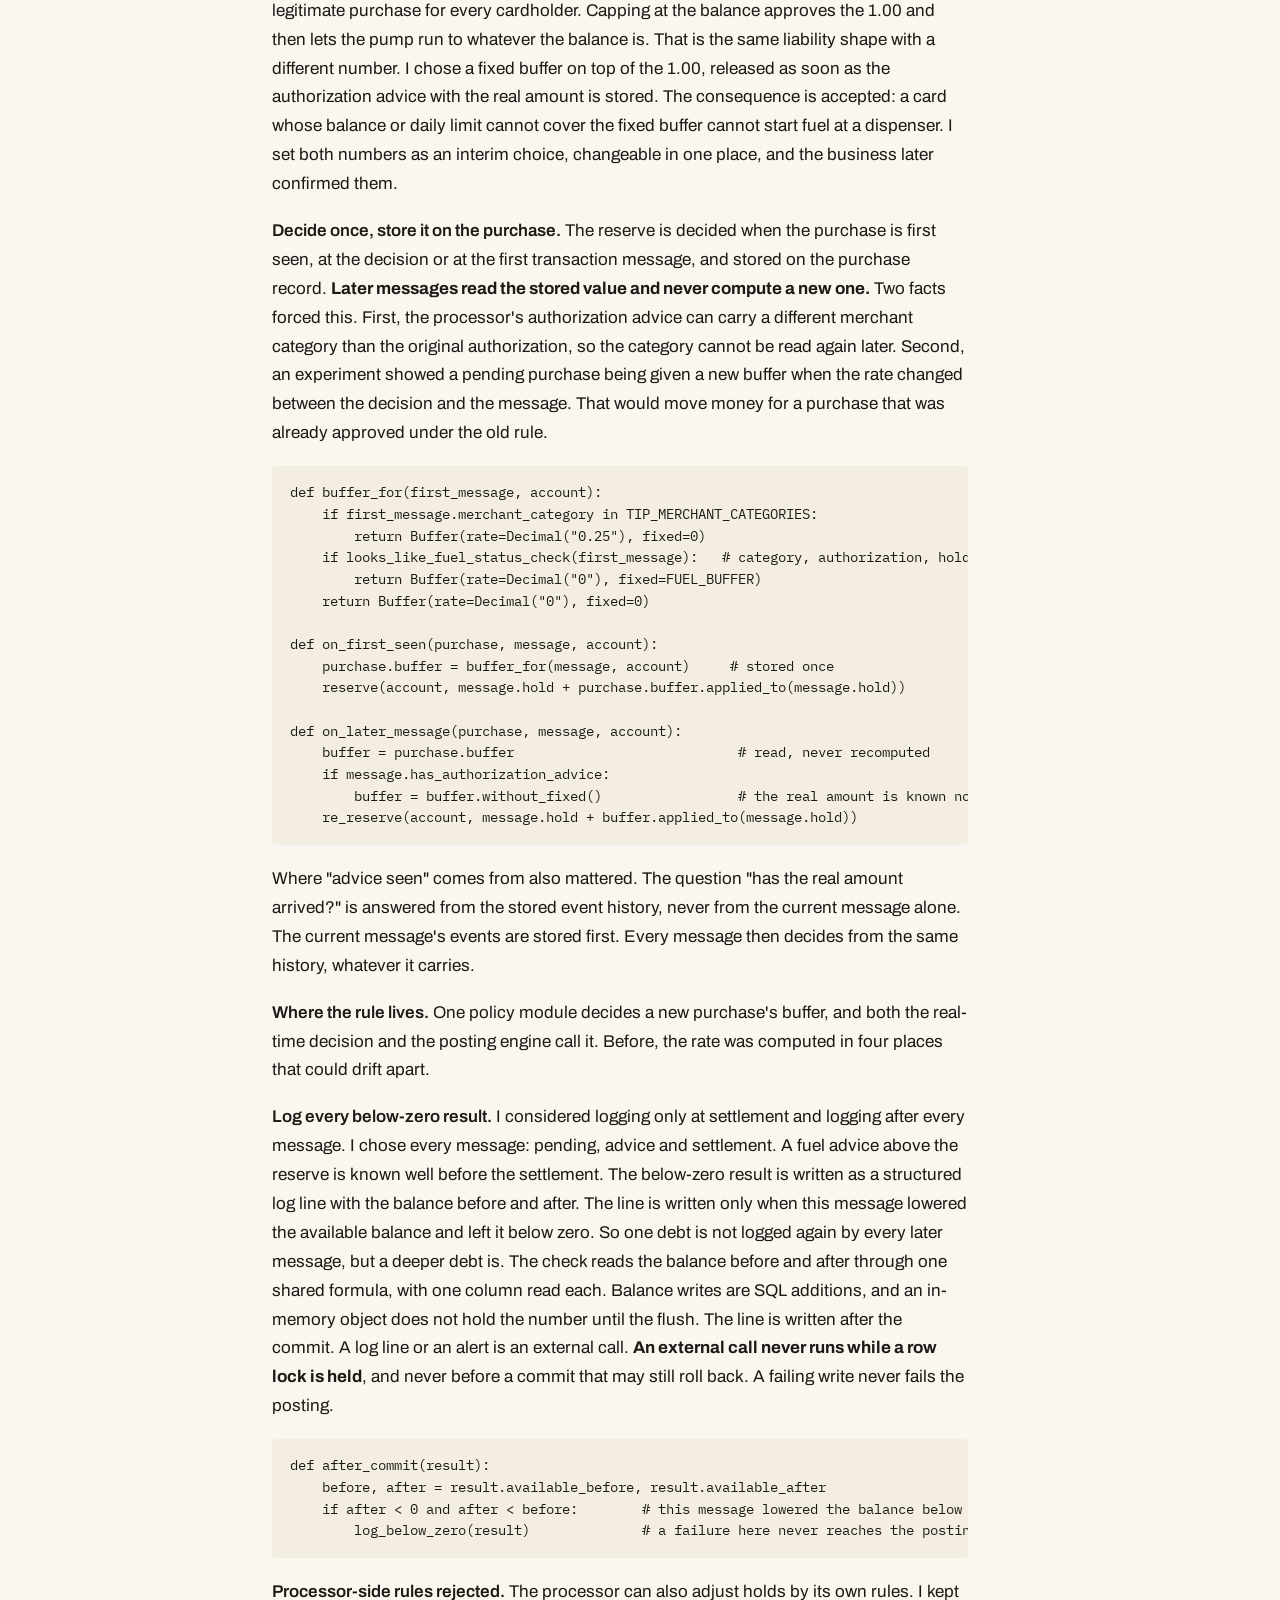
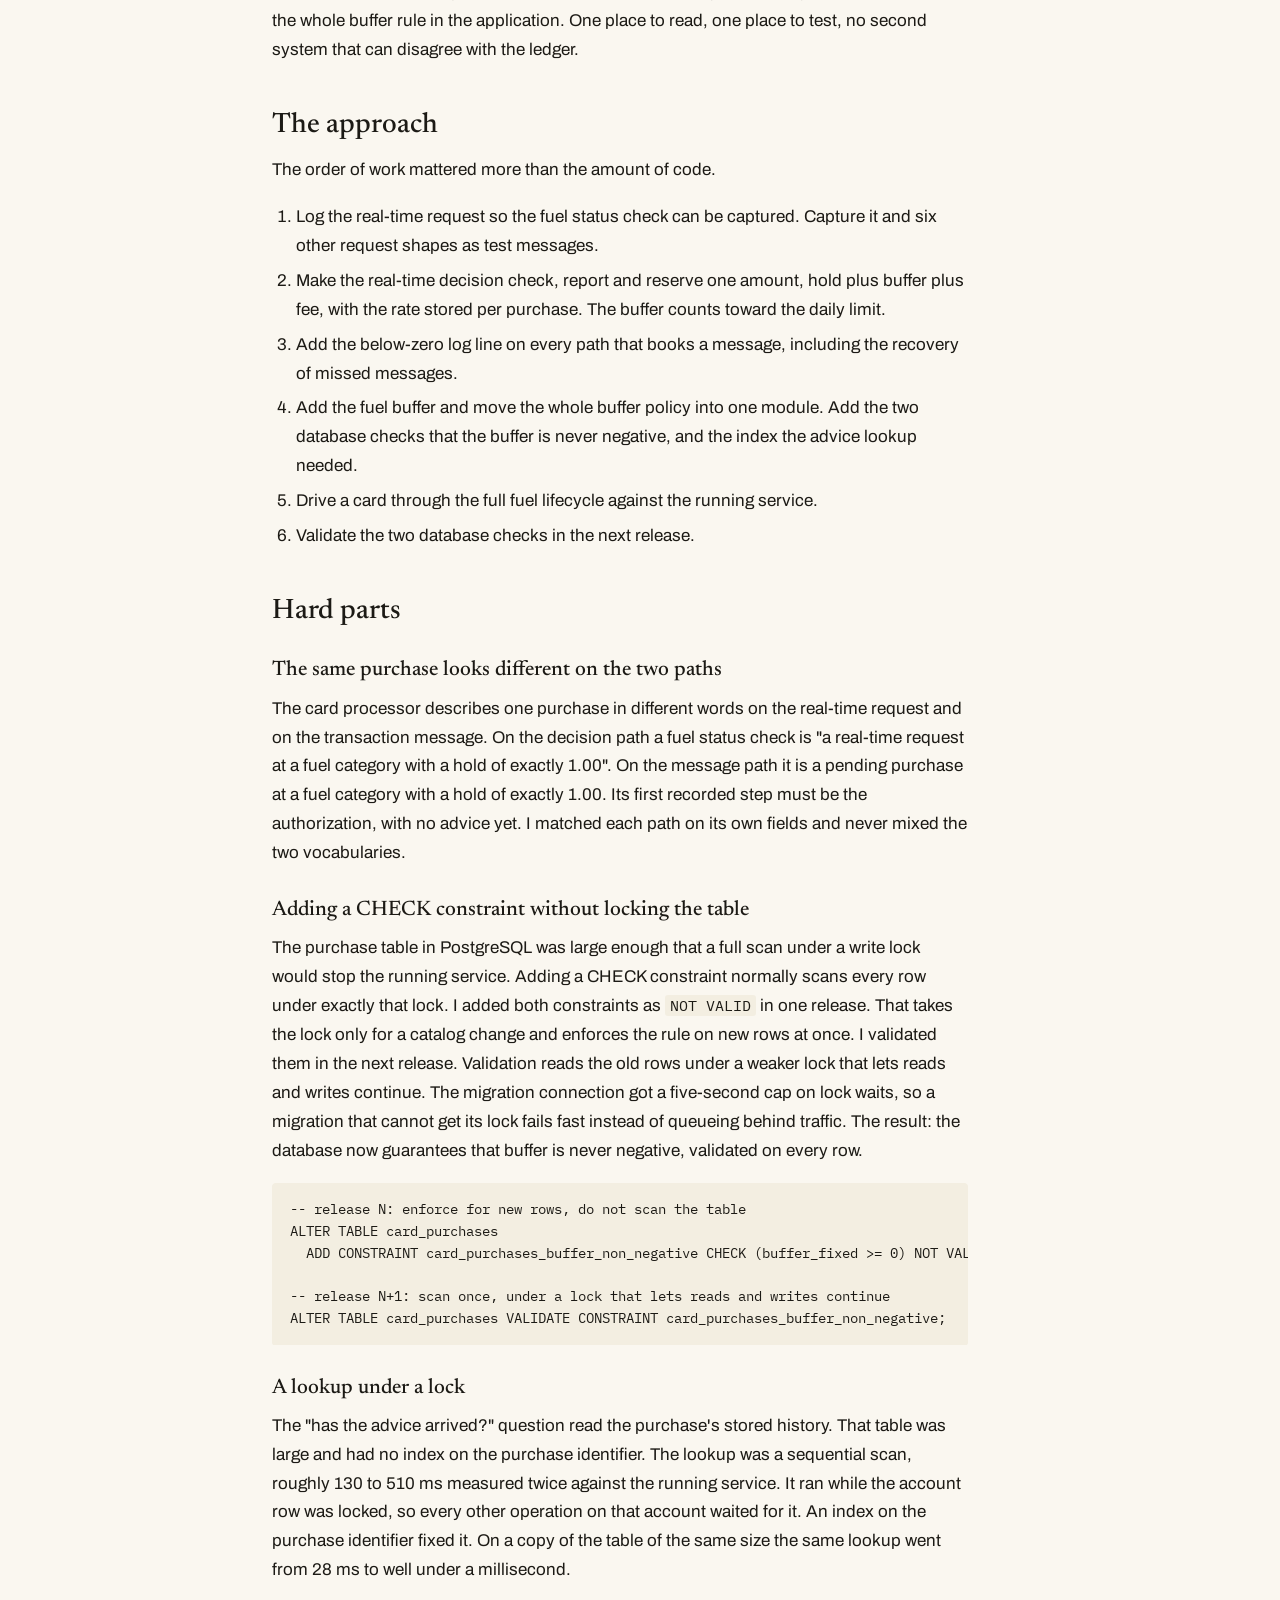
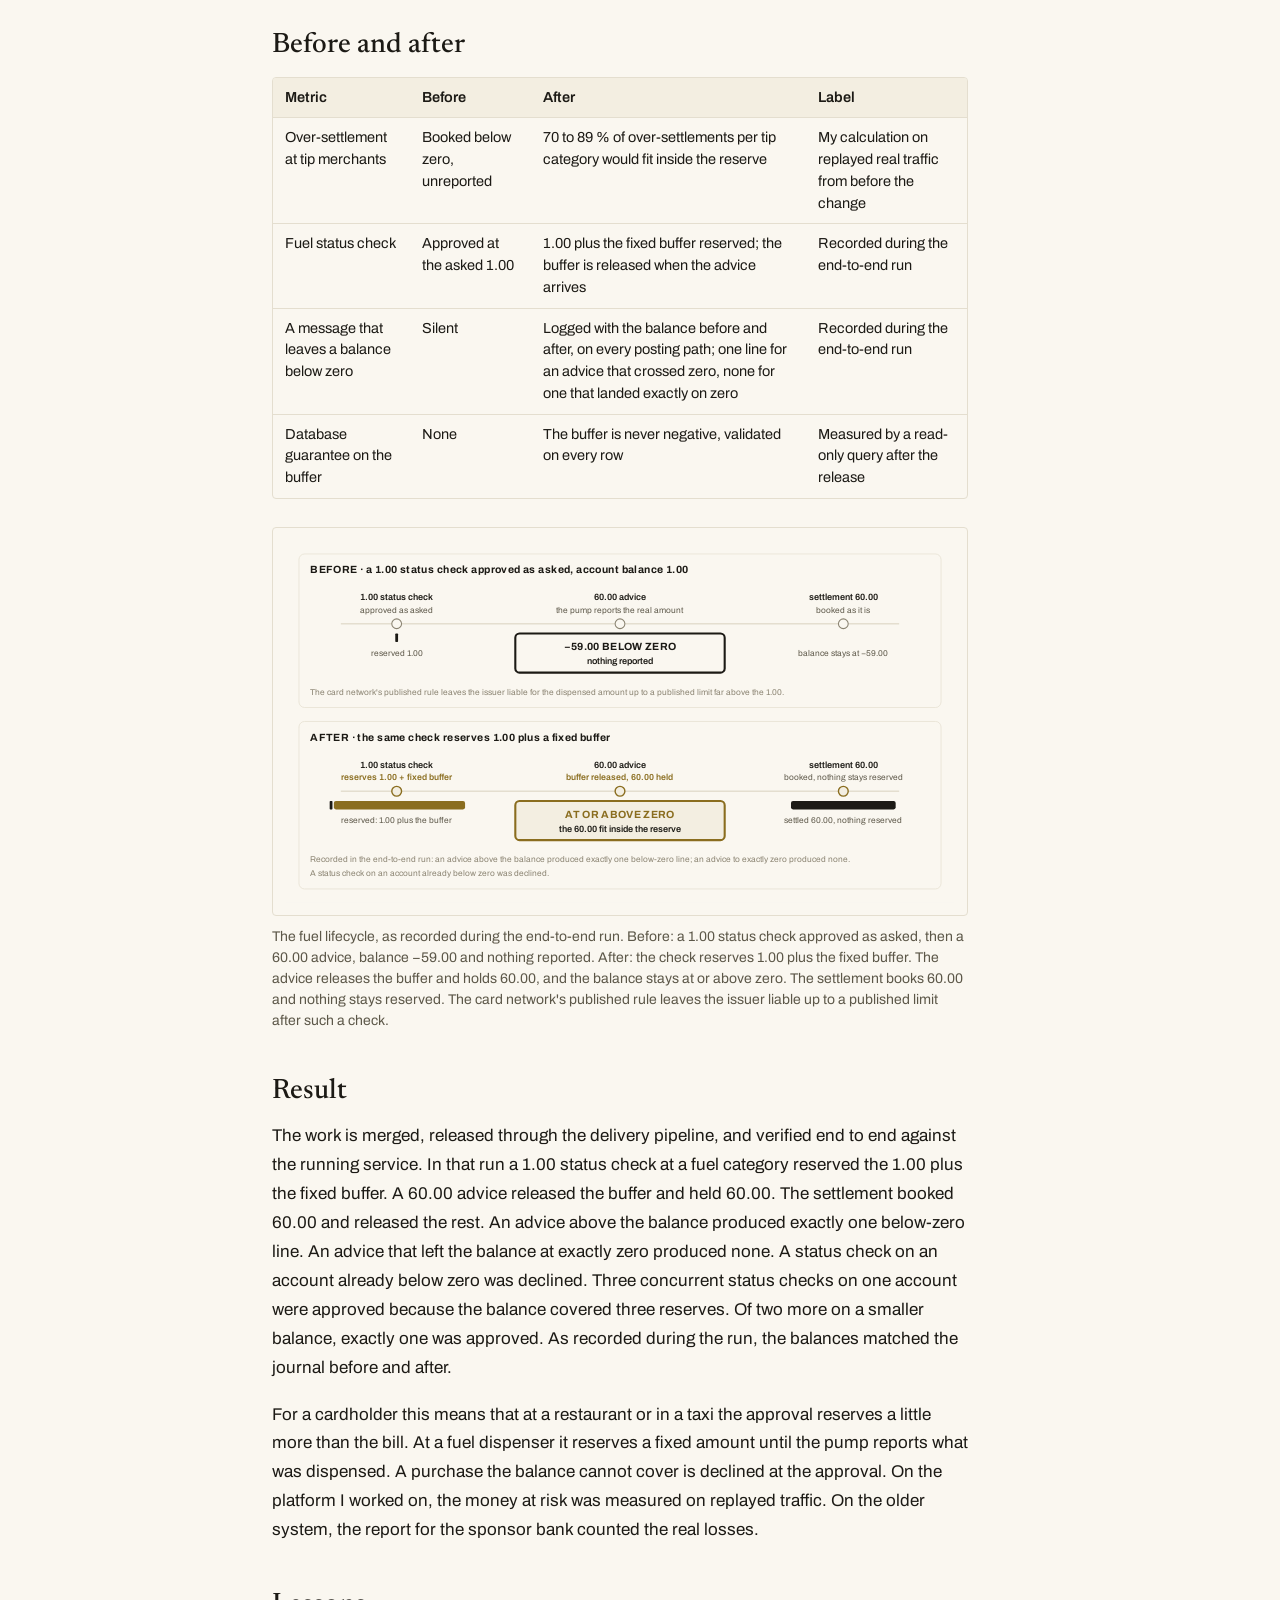
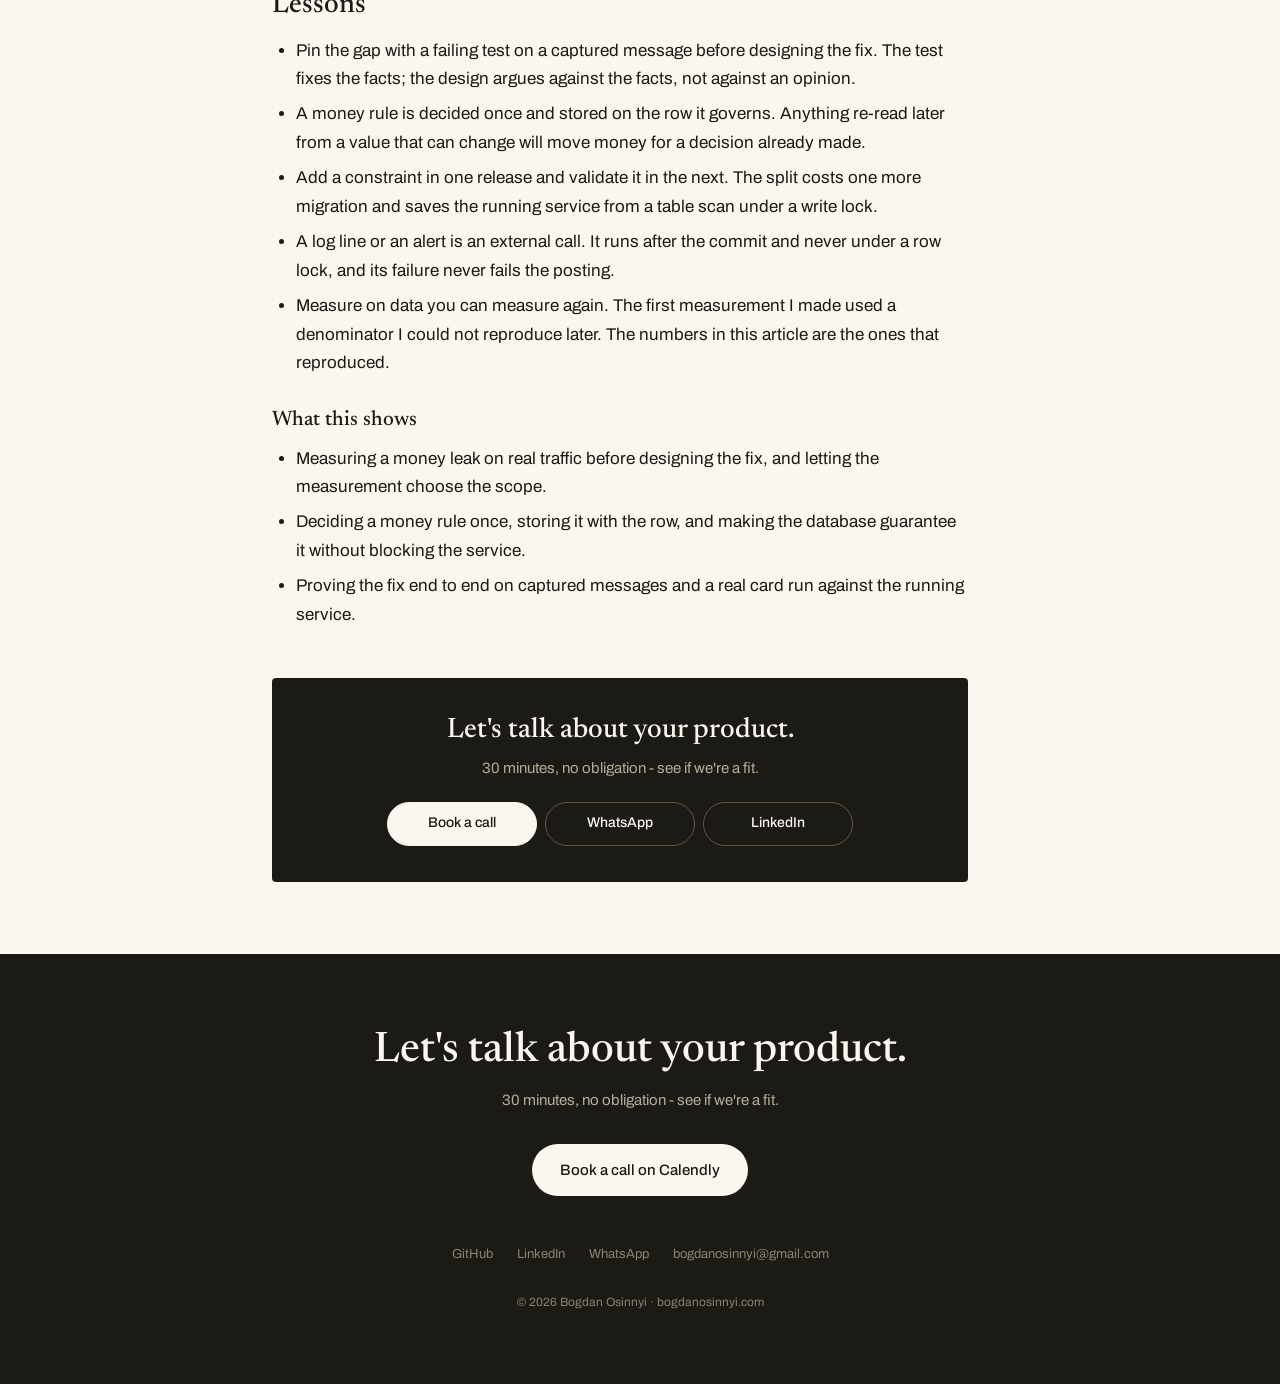
<file: cases/card-settlement-above-authorization-negative-balance/index.html>
<!DOCTYPE html>
<html lang="en">
<head>
<meta charset="utf-8">
<meta name="viewport" content="width=device-width, initial-scale=1">
<title>Card settlement above authorization: negative balances</title>
<meta name="description" content="Restaurant tips and fuel checks settled above the authorization and left card balances below zero, unreported. How I measured it and fixed it at the approval.">
<link rel="canonical" href="https://bogdanosinnyi.com/cases/card-settlement-above-authorization-negative-balance/">
<meta property="og:type" content="article">
<meta property="og:url" content="https://bogdanosinnyi.com/cases/card-settlement-above-authorization-negative-balance/">
<meta property="og:title" content="Card settlement above authorization: negative balances">
<meta property="og:description" content="Restaurant tips and fuel checks settled above the authorization and left card balances below zero, unreported. How I measured it and fixed it at the approval.">
<meta property="og:image" content="https://bogdanosinnyi.com/cases/card-settlement-above-authorization-negative-balance/share.jpg">
<meta property="og:site_name" content="Bogdan Osinnyi">
<meta name="twitter:card" content="summary_large_image">
<link rel="icon" href="data:image/svg+xml,%3Csvg xmlns='http://www.w3.org/2000/svg' viewBox='0 0 64 64'%3E%3Crect width='64' height='64' rx='12' fill='%231C1A15'/%3E%3Ctext x='32' y='44' font-family='Georgia,serif' font-style='italic' font-size='36' fill='%23FAF7F0' text-anchor='middle'%3EB%3C/text%3E%3C/svg%3E">
<link rel="stylesheet" href="/assets/fonts/fonts.css">
<link rel="stylesheet" href="/assets/cases.css">
<script src="/assets/cases.js" defer></script>
<script type="application/ld+json">{"@context":"https://schema.org","@graph":[{"@type":"TechArticle","@id":"https://bogdanosinnyi.com/cases/card-settlement-above-authorization-negative-balance/#article","headline":"Reserve what the purchase will cost, not what the merchant asked for","description":"Restaurant tips and fuel checks settled above the authorization and left card balances below zero, unreported. How I measured it and fixed it at the approval.","image":"https://bogdanosinnyi.com/cases/card-settlement-above-authorization-negative-balance/share.jpg","author":{"@type":"Person","@id":"https://bogdanosinnyi.com/#person","name":"Bogdan Osinnyi","url":"https://bogdanosinnyi.com/"},"keywords":["Payments","Card issuing","Money correctness","Concurrency","Zero-downtime migrations","Testing","Python","PostgreSQL"],"mainEntityOfPage":"https://bogdanosinnyi.com/cases/card-settlement-above-authorization-negative-balance/"},{"@type":"BreadcrumbList","itemListElement":[{"@type":"ListItem","position":1,"name":"Cases","item":"https://bogdanosinnyi.com/cases/"},{"@type":"ListItem","position":2,"name":"Payments","item":"https://bogdanosinnyi.com/cases/tags/payments/"},{"@type":"ListItem","position":3,"name":"Reserve what the purchase will cost, not what the merchant asked for","item":"https://bogdanosinnyi.com/cases/card-settlement-above-authorization-negative-balance/"}]}]}</script>
</head>
<body class="case-page">
<nav class="nav">
  <div class="nav-in">
    <a class="nav-name" href="/">Bogdan Osinnyi</a>
    <div class="nav-links">
      <a href="/#work">Work</a>
      <a href="/#way">How I work</a>
      <a href="/#about">About</a>
      <a href="/#stories">Stories</a>
      <a href="/#contact">Contact</a>
      <span class="nav-sep" aria-hidden="true"></span>
      <a class="nav-page" href="/cases/" aria-current="true">Cases <span aria-hidden="true">→</span></a>
      <a class="btn btn-dark" href="https://calendly.com/bogdanosinnyi" target="_blank" rel="noopener">Book a call</a>
    </div>
  </div>
</nav>
<main class="case-grid">
<aside class="toc-col">
<nav class="toc" aria-labelledby="toc-label"><p class="grp" id="toc-label">On this page</p><ol><li><a href="#the-situation">The situation</a></li><li><a href="#how-it-was-found">How it was found</a></li><li><a href="#what-a-settlement-above-the-authorization-looks-like">What a settlement above the authorization looks like</a></li><li><a href="#constraints">Constraints</a></li><li><a href="#options-and-decisions">Options and decisions</a></li><li><a href="#the-approach">The approach</a></li><li><a href="#hard-parts">Hard parts</a></li><li><a href="#before-and-after">Before and after</a></li><li><a href="#result">Result</a></li><li><a href="#lessons">Lessons</a></li></ol></nav>
<div class="side-tags"><p class="grp">Tags</p><ul class="chips"><li><a class="chip" href="/cases/tags/payments/">Payments</a></li><li><a class="chip" href="/cases/tags/card-issuing/">Card issuing</a></li><li><a class="chip" href="/cases/tags/money-correctness/">Money correctness</a></li><li><a class="chip" href="/cases/tags/concurrency/">Concurrency</a></li><li><a class="chip" href="/cases/tags/zero-downtime-migrations/">Zero-downtime migrations</a></li><li><a class="chip" href="/cases/tags/testing/">Testing</a></li><li><a class="chip" href="/cases/tags/python/">Python</a></li><li><a class="chip" href="/cases/tags/postgresql/">PostgreSQL</a></li></ul></div>
</aside>
<article class="case">
<p class="crumb"><a href="/cases/">Cases</a> / <a href="/cases/tags/payments/">Payments</a></p>
<h1>Reserve what the purchase will cost, not what the merchant asked for</h1>
<details class="jump"><summary>Jump to section</summary><ol><li><a href="#the-situation">The situation</a></li><li><a href="#how-it-was-found">How it was found</a></li><li><a href="#what-a-settlement-above-the-authorization-looks-like">What a settlement above the authorization looks like</a></li><li><a href="#constraints">Constraints</a></li><li><a href="#options-and-decisions">Options and decisions</a></li><li><a href="#the-approach">The approach</a></li><li><a href="#hard-parts">Hard parts</a></li><li><a href="#before-and-after">Before and after</a></li><li><a href="#result">Result</a></li><li><a href="#lessons">Lessons</a></li></ol></details>
<p class="lead">A card payment has two moments. First the card processor asks the issuer, in real time, whether to approve a purchase. The issuer reserves that amount on the cardholder's account. Later the merchant settles the purchase, sometimes for a different amount. The processor then sends a settlement (clearing) message that the issuer has to book as it is. That message cannot be declined. When it settles above the reserved amount, the balance ends below zero. The difference is the issuer's loss. In the card issuing platform I worked on, nothing reported that loss. I found the gap while writing tests. I measured it on real traffic replayed through the system. The fix has two steps. The real-time decision now reserves what the purchase will probably cost, decided once and stored on the purchase. Every transaction message that still leaves a balance below zero is logged, with the balance before and after, once it is booked.</p>
<dl class="facts"><dt>Problem</dt><dd>Purchases that settled above their authorization took card balances below zero, and nothing reported it.</dd><dt>Result</dt><dd>70 to 89 % of over-settlements at tip merchants would fit inside the reserve, by my calculation on replayed real traffic from before the change.</dd><dt>Role</dt><dd>I solely own every technical decision: design, code, tests and verification</dd><dt>Stack</dt><dd>Python · PostgreSQL</dd></dl>
<div class="body">
<div class="callout callout--problem">
<p><strong class="label">The problem.</strong> A settlement can arrive above the amount the real-time decision reserved, and the issuer cannot decline it. The balance ends below zero. The difference is the issuer's loss, and nothing reported it.</p>
</div>
<div class="callout callout--fix">
<p><strong class="label">The fix.</strong> The real-time decision reserves what the purchase will probably cost: the asked amount plus a buffer, decided once and stored on the purchase. Every message that still leaves a balance below zero is logged, with the balance before and after, once it is booked.</p>
</div>
<h2 id="the-situation"><a class="h-anchor" href="#the-situation" aria-label="Link to this section">#</a>The situation</h2>
<p>My rule for a card balance is simple. A wrong decline is tolerable: the cardholder tries again or pays another way. An overspend is not: <strong class="mark">every cent below zero is money the company has paid out</strong> and may never get back. <strong class="mark">The real-time decision is the only moment where the issuer can say no.</strong> Everything after it is bookkeeping.</p>
<p>Two merchant shapes break this rule routinely. At a restaurant the terminal authorizes the bill and settles the bill plus the tip. At an automated fuel dispenser the pump sends a 1.00 &quot;status check&quot; to confirm that the card works. The issuer approves 1.00, and the pump then dispenses fuel up to a limit set by the card network. The real amount reaches the issuer only afterwards, in an authorization advice. Under the card network's published rule, the issuer carries the liability for the dispensed amount up to a published limit far above the 1.00. The issuer can dispute only the part above that limit. A card with a small balance is exactly what that rule exposes.</p>
<h2 id="how-it-was-found"><a class="h-anchor" href="#how-it-was-found" aria-label="Link to this section">#</a>How it was found</h2>
<p>Nobody had seen the problem. There was no alert, no report and no manual process for a purchase that settled above its reserve. That is my account of the time before the work.</p>
<p>I noticed the gap while building test coverage for the money paths. My rule for those tests is that every message from the card processor is a real one. It is captured from real traffic, never written by hand. A captured restaurant lifecycle settled above its authorization. The test that replayed it showed the account below zero with nothing reported. I wrote failing tests on captured messages for each shape of the gap before I designed anything.</p>
<p>Then I measured, on replayed real traffic over twelve weeks. About 2.6 % of all settled purchases settled above their authorization. At tip merchants the share was far higher. It was about 8.6 % at restaurants and 3.1 % at fast food. At taxis it was 22.1 %, at bars 25.1 %, and at barbers and beauty salons 20.0 %. Measured on the same traffic, even a 30 % reserve leaves a tail. A reserve lowers how often a balance goes below zero; it cannot remove it. So a log line for every remaining case is needed whatever the reserve is.</p>
<p>The fuel finding was different. The application had no fuel rule at all. In the replayed traffic, more than half of the fuel-dispenser attempts were exactly 1.00 status checks.</p>
<p>An older system confirmed the shape with real money. Its report for the sponsor bank lists every posting that took an account below zero. When I asked the business for evidence of the loss, that report was the answer. Over ten months it listed many card postings that took an account below zero. Restaurants came first and ATM withdrawals second, then fast food, taxis and service stations. Half of the crossings were under 3.00 and nine of ten were under 25.00. Nothing in that report came from the platform I worked on. It showed that the shape I had measured on replayed traffic costs real money with live cardholders.</p>
<h2 id="what-a-settlement-above-the-authorization-looks-like"><a class="h-anchor" href="#what-a-settlement-above-the-authorization-looks-like" aria-label="Link to this section">#</a>What a settlement above the authorization looks like</h2>
<p>Two examples, with round amounts, shaped like the captured messages.</p>
<p>A restaurant authorizes 10.00 on an account that holds 10.00. The decision approves and reserves 10.00. The settlement arrives for 13.00. The system books 13.00, because it has no choice, and the balance reads −3.00. Nothing else happens.</p>
<p>A fuel dispenser sends a 1.00 status check on an account that holds 1.00. The decision approves and reserves 1.00. An authorization advice arrives for 60.00. The balance reads −59.00. Nothing else happens.</p>
<figure><div class="fig"><svg xmlns="http://www.w3.org/2000/svg" viewBox="0 0 960 560" role="img" aria-labelledby="fig-1-i1 fig-1-i2">
  <title id="fig-1-i1">Before and after: how a card purchase is reserved and booked</title>
  <desc id="fig-1-i2">Before, four steps: the real-time decision approves the asked amount of 10.00, the account reserves 10.00, the settlement arrives for 13.00 and cannot be declined, the purchase is booked as it is and the balance ends at minus 3.00, below zero, with nothing reported. After, the same four steps: the decision reserves the asked amount plus a buffer, the buffer is decided once and stored on the purchase, the advice or settlement releases it, and the balance stays at or above zero; a message that still leaves it below zero is logged after the commit.</desc>
  <style>
    .fig-1-c1{fill:#FAF7F0}
    .fig-1-c2{fill:none;stroke:#E4DECF;stroke-width:1}
    .fig-1-c3{fill:#FAF7F0;stroke:#8A8371;stroke-width:1}
    .fig-1-c4{fill:#F3EEE1;stroke:#8A6D1F;stroke-width:2}
    .fig-1-c5{fill:#FAF7F0;stroke:#1C1A15;stroke-width:3}
    .fig-1-c6{fill:#F3EEE1;stroke:#8A6D1F;stroke-width:3}
    .fig-1-c7{font:700 15px Archivo,system-ui,sans-serif;fill:#1C1A15;letter-spacing:.06em}
    .fig-1-c8{font:600 13px Archivo,system-ui,sans-serif;fill:#1C1A15}
    .fig-1-c9{font:400 12px Archivo,system-ui,sans-serif;fill:#5C5748}
    .fig-1-c10{font:400 12px Archivo,system-ui,sans-serif;fill:#8A8371}
    .fig-1-c11{font:600 12.5px Archivo,system-ui,sans-serif;fill:#8A6D1F}
    .fig-1-c12{font:800 15px Archivo,system-ui,sans-serif;fill:#1C1A15;letter-spacing:.03em}
    .fig-1-c13{font:800 15px Archivo,system-ui,sans-serif;fill:#8A6D1F;letter-spacing:.03em}
    .fig-1-c14{stroke:#8A8371;stroke-width:1.5;fill:none;marker-end:url(#fig-1-i3)}
    .fig-1-c15{stroke:#8A6D1F;stroke-width:2;fill:none;marker-end:url(#fig-1-i4)}
  </style>
  <defs>
    <marker id="fig-1-i3" viewBox="0 0 10 10" refX="9" refY="5" markerWidth="8" markerHeight="8" orient="auto-start-reverse">
      <path d="M0,0 L10,5 L0,10 z" fill="#8A8371" />
    </marker>
    <marker id="fig-1-i4" viewBox="0 0 10 10" refX="9" refY="5" markerWidth="8" markerHeight="8" orient="auto-start-reverse">
      <path d="M0,0 L10,5 L0,10 z" fill="#8A6D1F" />
    </marker>
  </defs>
  <rect class="fig-1-c1" x="0" y="0" width="960" height="560" />

  <rect class="fig-1-c2" x="20" y="20" width="920" height="230" rx="8" />
  <text class="fig-1-c7" x="36" y="48">BEFORE</text>

  <rect class="fig-1-c3" x="36" y="76" width="204" height="84" rx="6" />
  <text class="fig-1-c8" x="48" y="100">Real-time decision</text>
  <text class="fig-1-c9" x="48" y="120">approves the asked amount</text>
  <text class="fig-1-c9" x="48" y="138">10.00 bill: reserves 10.00</text>
  <path class="fig-1-c14" d="M240,118 L264,118" />

  <rect class="fig-1-c3" x="266" y="76" width="204" height="84" rx="6" />
  <text class="fig-1-c8" x="278" y="100">Hold on the account</text>
  <text class="fig-1-c9" x="278" y="120">balance 10.00, held 10.00</text>
  <text class="fig-1-c9" x="278" y="138">0.00 free</text>
  <path class="fig-1-c14" d="M470,118 L494,118" />

  <rect class="fig-1-c3" x="496" y="76" width="204" height="84" rx="6" />
  <text class="fig-1-c8" x="508" y="100">Settlement message</text>
  <text class="fig-1-c9" x="508" y="120">cannot be declined</text>
  <text class="fig-1-c9" x="508" y="138">settles 13.00: bill plus tip</text>
  <path class="fig-1-c14" d="M700,118 L724,118" />

  <rect class="fig-1-c5" x="726" y="76" width="204" height="84" rx="6" />
  <text class="fig-1-c8" x="738" y="100">Booked as it is</text>
  <text class="fig-1-c12" x="738" y="124">−3.00  BELOW ZERO</text>
  <text class="fig-1-c8" x="738" y="146">nothing reported</text>

  <text class="fig-1-c9" x="36" y="196">Fuel: a 1.00 status check is approved as asked, a 60.00 advice follows, the balance ends at −59.00, below zero, nothing reported.</text>
  <text class="fig-1-c10" x="36" y="218">The problem: the balance can end below zero and nothing says so. The difference is the issuer's loss.</text>

  <rect class="fig-1-c2" x="20" y="270" width="920" height="270" rx="8" />
  <text class="fig-1-c7" x="36" y="298">AFTER</text>

  <rect class="fig-1-c4" x="36" y="326" width="204" height="98" rx="6" />
  <text class="fig-1-c8" x="48" y="350">Real-time decision</text>
  <text class="fig-1-c11" x="48" y="370">reserves asked + buffer</text>
  <text class="fig-1-c9" x="48" y="388">tip merchant: +25 %</text>
  <text class="fig-1-c9" x="48" y="406">fuel: 1.00 + fixed buffer</text>
  <path class="fig-1-c15" d="M240,375 L264,375" />

  <rect class="fig-1-c4" x="266" y="326" width="204" height="98" rx="6" />
  <text class="fig-1-c8" x="278" y="350">Buffer stored once</text>
  <text class="fig-1-c11" x="278" y="370">decided when first seen</text>
  <text class="fig-1-c9" x="278" y="388">written on the purchase,</text>
  <text class="fig-1-c9" x="278" y="406">never recomputed later</text>
  <path class="fig-1-c15" d="M470,375 L494,375" />

  <rect class="fig-1-c3" x="496" y="326" width="204" height="98" rx="6" />
  <text class="fig-1-c8" x="508" y="350">Advice or settlement</text>
  <text class="fig-1-c9" x="508" y="370">advice: fixed buffer released</text>
  <text class="fig-1-c9" x="508" y="388">settlement: all released</text>
  <path class="fig-1-c14" d="M700,375 L724,375" />

  <rect class="fig-1-c6" x="726" y="326" width="204" height="98" rx="6" />
  <text class="fig-1-c8" x="738" y="350">Checked each message</text>
  <text class="fig-1-c13" x="738" y="374">AT OR ABOVE ZERO</text>
  <text class="fig-1-c9" x="738" y="392">still below? logged after the</text>
  <text class="fig-1-c9" x="738" y="410">commit, never under a lock</text>

  <text class="fig-1-c9" x="36" y="460">Example: the 10.00 bill reserves 12.50; the 13.00 settlement leaves 0.50 uncovered, and that one case is logged.</text>
  <text class="fig-1-c9" x="36" y="482">Fuel: a 1.00 status check reserves 1.00 plus the fixed buffer; the 60.00 advice releases the buffer and holds 60.00; the settlement books 60.00.</text>
  <text class="fig-1-c10" x="36" y="518">The fix: reserve what the purchase will probably cost, decided once; log every message that still leaves a balance below zero.</text>
</svg></div><figcaption>Before: the settlement books whatever settled and the balance ends below zero without a signal. After: the approval reserves the likely cost, and the buffer is decided once and stored on the purchase. The advice or the settlement releases it, and the balance stays at or above zero. Any message that still leaves a balance below zero is logged after the commit.</figcaption></figure><figure><div class="fig"><svg xmlns="http://www.w3.org/2000/svg" viewBox="0 0 960 440" role="img" aria-labelledby="fig-2-i1 fig-2-i2">
  <title id="fig-2-i1">Settlements above the authorization by merchant category, and the part a 25 % reserve covers</title>
  <desc id="fig-2-i2">Horizontal bars by merchant category. Each bar is the share of settled purchases that settled above their authorization; the accent part is what a 25 % reserve would cover by my calculation, the dark part is still above the reserve. All purchases 2.6 %, no split. Restaurants 8.6 % above, 88 % of them covered. Fast food 3.1 %, 78 % covered. Taxis 22.1 %, 70 % covered. Bars 25.1 %, 76 % covered. Barbers and beauty 20.0 %, 89 % covered. Measured on replayed real traffic over twelve weeks, before the change.</desc>
  <style>
    .fig-2-c1{fill:#FAF7F0}
    .fig-2-c2{font:700 15px Archivo,system-ui,sans-serif;fill:#1C1A15}
    .fig-2-c3{font:400 12px Archivo,system-ui,sans-serif;fill:#5C5748}
    .fig-2-c4{font:400 12px Archivo,system-ui,sans-serif;fill:#8A8371}
    .fig-2-c5{font:500 13px Archivo,system-ui,sans-serif;fill:#1C1A15}
    .fig-2-c6{font:600 12.5px Archivo,system-ui,sans-serif;fill:#1C1A15;font-variant-numeric:tabular-nums}
    .fig-2-c7{font:400 12.5px Archivo,system-ui,sans-serif;fill:#5C5748;font-variant-numeric:tabular-nums}
    .fig-2-c8{font:400 11px Archivo,system-ui,sans-serif;fill:#8A8371;font-variant-numeric:tabular-nums}
    .fig-2-c9{stroke:#E4DECF;stroke-width:1}
    .fig-2-c10{stroke:#8A8371;stroke-width:1}
    .fig-2-c11{fill:#8A6D1F}
    .fig-2-c12{fill:#1C1A15}
    .fig-2-c13{fill:#8A8371}
  </style>
  <rect class="fig-2-c1" x="0" y="0" width="960" height="440" />

  <text class="fig-2-c2" x="24" y="34">Settled above the authorization, and the part the reserve covers</text>
  <text class="fig-2-c3" x="24" y="56">Share of settled purchases that settled above their authorization, by merchant category.</text>
  <text class="fig-2-c3" x="24" y="74">Accent: the part a 25 % reserve would cover, by my calculation. A larger accent share is better. Dark: still above the reserve, logged.</text>

  <rect class="fig-2-c11" x="24" y="92" width="14" height="14" rx="3" />
  <text class="fig-2-c3" x="44" y="104">covered by the 25 % reserve</text>
  <rect class="fig-2-c12" x="236" y="92" width="14" height="14" rx="3" />
  <text class="fig-2-c3" x="256" y="104">still above the reserve</text>
  <rect class="fig-2-c13" x="416" y="92" width="14" height="14" rx="3" />
  <text class="fig-2-c3" x="436" y="104">all categories, no reserve split</text>

  <line class="fig-2-c9" x1="416" y1="120" x2="416" y2="372" />
  <line class="fig-2-c9" x1="616" y1="120" x2="616" y2="372" />
  <line class="fig-2-c9" x1="816" y1="120" x2="816" y2="372" />
  <text class="fig-2-c8" x="216" y="388" text-anchor="middle">0 %</text>
  <text class="fig-2-c8" x="416" y="388" text-anchor="middle">10 %</text>
  <text class="fig-2-c8" x="616" y="388" text-anchor="middle">20 %</text>
  <text class="fig-2-c8" x="816" y="388" text-anchor="middle">30 %</text>

  <text class="fig-2-c5" x="204" y="145" text-anchor="end">All purchases</text>
  <rect class="fig-2-c13" x="216" y="132" width="52" height="18" rx="3" />
  <text class="fig-2-c6" x="278" y="145">2.6 %</text>
  <text class="fig-2-c7" x="322" y="145">above the authorization</text>

  <text class="fig-2-c5" x="204" y="185" text-anchor="end">Restaurants</text>
  <rect class="fig-2-c11" x="216" y="172" width="152" height="18" rx="3" />
  <rect class="fig-2-c12" x="370" y="172" width="18" height="18" rx="3" />
  <text class="fig-2-c6" x="398" y="185">8.6 %</text>
  <text class="fig-2-c7" x="442" y="185">above · 88 % covered</text>

  <text class="fig-2-c5" x="204" y="225" text-anchor="end">Fast food</text>
  <rect class="fig-2-c11" x="216" y="212" width="49" height="18" rx="3" />
  <rect class="fig-2-c12" x="267" y="212" width="12" height="18" rx="3" />
  <text class="fig-2-c6" x="289" y="225">3.1 %</text>
  <text class="fig-2-c7" x="333" y="225">above · 78 % covered</text>

  <text class="fig-2-c5" x="204" y="265" text-anchor="end">Taxis</text>
  <rect class="fig-2-c11" x="216" y="252" width="308" height="18" rx="3" />
  <rect class="fig-2-c12" x="526" y="252" width="132" height="18" rx="3" />
  <text class="fig-2-c6" x="668" y="265">22.1 %</text>
  <text class="fig-2-c7" x="720" y="265">above · 70 % covered</text>

  <text class="fig-2-c5" x="204" y="305" text-anchor="end">Bars</text>
  <rect class="fig-2-c11" x="216" y="292" width="383" height="18" rx="3" />
  <rect class="fig-2-c12" x="601" y="292" width="117" height="18" rx="3" />
  <text class="fig-2-c6" x="728" y="305">25.1 %</text>
  <text class="fig-2-c7" x="780" y="305">above · 76 % covered</text>

  <text class="fig-2-c5" x="204" y="345" text-anchor="end">Barbers, beauty</text>
  <rect class="fig-2-c11" x="216" y="332" width="356" height="18" rx="3" />
  <rect class="fig-2-c12" x="574" y="332" width="42" height="18" rx="3" />
  <text class="fig-2-c6" x="626" y="345">20.0 %</text>
  <text class="fig-2-c7" x="678" y="345">above · 89 % covered</text>

  <line class="fig-2-c10" x1="216" y1="120" x2="216" y2="372" />

  <text class="fig-2-c4" x="24" y="414">Shares above the authorization: measured on replayed real traffic over twelve weeks, before the change. Coverage: my calculation. Percentages only.</text>
  <text class="fig-2-c4" x="24" y="430">Covered = settled at or below the authorization plus 25 %. The reserve applies at the five tip categories, so "All purchases" has no split.</text>
</svg></div><figcaption>Share of settled purchases that settled above their authorization, by merchant category, measured on replayed real traffic over twelve weeks, before the change. The accent part is what a 25 % reserve would cover, by my calculation; a larger accent share is better. The dark part would still be above the reserve and is logged.</figcaption></figure><h2 id="constraints"><a class="h-anchor" href="#constraints" aria-label="Link to this section">#</a>Constraints</h2>
<p>I solely own every technical decision on this work. AI sessions were my tool for research, code and tests. I chose between the approaches the sessions proposed and rejected several. A separate AI session that did not write the code reviewed it.</p>
<p>Every end-to-end test replays a captured processor message, byte for byte, with only identifiers scrubbed. The fuel status-check request did not exist anywhere in our records. So I first logged the real-time request and captured the real one from it. I turned the capture into a test message, and only then designed the rule. Unit tests and property tests cover the arithmetic separately.</p>
<p>The ledger lives in PostgreSQL. Money writes must be safe under concurrency by their SQL shape, never by discipline. A balance is changed by a relative update. A decision is made only from values read after the row lock. Schema changes must never block the running service. Replayed traffic cannot exercise the real-time decision, so only a card run against the running service can exercise the full fix.</p>
<p>One processor fact decided where to act. The processor declines a purchase on its own if the real-time decision does not answer within a few seconds. So every approved purchase has passed through our decision. The decision is the one place that can reserve more.</p>
<h2 id="options-and-decisions"><a class="h-anchor" href="#options-and-decisions" aria-label="Link to this section">#</a>Options and decisions</h2>
<p><strong class="label">How much to reserve at tip merchants.</strong> The card networks publish a tip tolerance above the authorization. I considered one global rate of 25 %, a rate of 30 %, and a rate per merchant category. I chose one global 25 % at five categories: restaurants, fast food, taxis, bars, and barbers and beauty. It is a deliberate average, changeable in one place. Per-category rates would have been tuning before measuring. The captured restaurant tip was 30 %, so it exceeds the reserve by 0.50 on a 10.00 bill. The report catches that case, which is the point of having one.</p>
<p><strong class="label">What to do about fuel.</strong> The options were a fixed reserve on every status check, a reserve capped at the account balance, or declining every status check. Declining all fuel blocks a legitimate purchase for every cardholder. Capping at the balance approves the 1.00 and then lets the pump run to whatever the balance is. That is the same liability shape with a different number. I chose a fixed buffer on top of the 1.00, released as soon as the authorization advice with the real amount is stored. The consequence is accepted: a card whose balance or daily limit cannot cover the fixed buffer cannot start fuel at a dispenser. I set both numbers as an interim choice, changeable in one place, and the business later confirmed them.</p>
<p><strong class="label">Decide once, store it on the purchase.</strong> The reserve is decided when the purchase is first seen, at the decision or at the first transaction message, and stored on the purchase record. <strong class="mark">Later messages read the stored value and never compute a new one.</strong> Two facts forced this. First, the processor's authorization advice can carry a different merchant category than the original authorization, so the category cannot be read again later. Second, an experiment showed a pending purchase being given a new buffer when the rate changed between the decision and the message. That would move money for a purchase that was already approved under the old rule.</p>
<pre><code class="language-python">def buffer_for(first_message, account):
    if first_message.merchant_category in TIP_MERCHANT_CATEGORIES:
        return Buffer(rate=Decimal(&quot;0.25&quot;), fixed=0)
    if looks_like_fuel_status_check(first_message):   # category, authorization, hold == 1.00
        return Buffer(rate=Decimal(&quot;0&quot;), fixed=FUEL_BUFFER)
    return Buffer(rate=Decimal(&quot;0&quot;), fixed=0)

def on_first_seen(purchase, message, account):
    purchase.buffer = buffer_for(message, account)     # stored once
    reserve(account, message.hold + purchase.buffer.applied_to(message.hold))

def on_later_message(purchase, message, account):
    buffer = purchase.buffer                            # read, never recomputed
    if message.has_authorization_advice:
        buffer = buffer.without_fixed()                 # the real amount is known now
    re_reserve(account, message.hold + buffer.applied_to(message.hold))
</code></pre>
<p>Where &quot;advice seen&quot; comes from also mattered. The question &quot;has the real amount arrived?&quot; is answered from the stored event history, never from the current message alone. The current message's events are stored first. Every message then decides from the same history, whatever it carries.</p>
<p><strong class="label">Where the rule lives.</strong> One policy module decides a new purchase's buffer, and both the real-time decision and the posting engine call it. Before, the rate was computed in four places that could drift apart.</p>
<p><strong class="label">Log every below-zero result.</strong> I considered logging only at settlement and logging after every message. I chose every message: pending, advice and settlement. A fuel advice above the reserve is known well before the settlement. The below-zero result is written as a structured log line with the balance before and after. The line is written only when this message lowered the available balance and left it below zero. So one debt is not logged again by every later message, but a deeper debt is. The check reads the balance before and after through one shared formula, with one column read each. Balance writes are SQL additions, and an in-memory object does not hold the number until the flush. The line is written after the commit. A log line or an alert is an external call. <strong class="mark">An external call never runs while a row lock is held</strong>, and never before a commit that may still roll back. A failing write never fails the posting.</p>
<pre><code class="language-python">def after_commit(result):
    before, after = result.available_before, result.available_after
    if after &lt; 0 and after &lt; before:        # this message lowered the balance below zero
        log_below_zero(result)              # a failure here never reaches the posting
</code></pre>
<p><strong class="label">Processor-side rules rejected.</strong> The processor can also adjust holds by its own rules. I kept the whole buffer rule in the application. One place to read, one place to test, no second system that can disagree with the ledger.</p>
<h2 id="the-approach"><a class="h-anchor" href="#the-approach" aria-label="Link to this section">#</a>The approach</h2>
<p>The order of work mattered more than the amount of code.</p>
<ol>
<li>Log the real-time request so the fuel status check can be captured. Capture it and six other request shapes as test messages.</li>
<li>Make the real-time decision check, report and reserve one amount, hold plus buffer plus fee, with the rate stored per purchase. The buffer counts toward the daily limit.</li>
<li>Add the below-zero log line on every path that books a message, including the recovery of missed messages.</li>
<li>Add the fuel buffer and move the whole buffer policy into one module. Add the two database checks that the buffer is never negative, and the index the advice lookup needed.</li>
<li>Drive a card through the full fuel lifecycle against the running service.</li>
<li>Validate the two database checks in the next release.</li>
</ol>
<h2 id="hard-parts"><a class="h-anchor" href="#hard-parts" aria-label="Link to this section">#</a>Hard parts</h2>
<h3 id="the-same-purchase-looks-different-on-the-two-paths"><a class="h-anchor" href="#the-same-purchase-looks-different-on-the-two-paths" aria-label="Link to this section">#</a>The same purchase looks different on the two paths</h3>
<p>The card processor describes one purchase in different words on the real-time request and on the transaction message. On the decision path a fuel status check is &quot;a real-time request at a fuel category with a hold of exactly 1.00&quot;. On the message path it is a pending purchase at a fuel category with a hold of exactly 1.00. Its first recorded step must be the authorization, with no advice yet. I matched each path on its own fields and never mixed the two vocabularies.</p>
<h3 id="adding-a-check-constraint-without-locking-the-table"><a class="h-anchor" href="#adding-a-check-constraint-without-locking-the-table" aria-label="Link to this section">#</a>Adding a CHECK constraint without locking the table</h3>
<p>The purchase table in PostgreSQL was large enough that a full scan under a write lock would stop the running service. Adding a CHECK constraint normally scans every row under exactly that lock. I added both constraints as <code>NOT VALID</code> in one release. That takes the lock only for a catalog change and enforces the rule on new rows at once. I validated them in the next release. Validation reads the old rows under a weaker lock that lets reads and writes continue. The migration connection got a five-second cap on lock waits, so a migration that cannot get its lock fails fast instead of queueing behind traffic. The result: the database now guarantees that buffer is never negative, validated on every row.</p>
<pre><code class="language-sql">-- release N: enforce for new rows, do not scan the table
ALTER TABLE card_purchases
  ADD CONSTRAINT card_purchases_buffer_non_negative CHECK (buffer_fixed &gt;= 0) NOT VALID;

-- release N+1: scan once, under a lock that lets reads and writes continue
ALTER TABLE card_purchases VALIDATE CONSTRAINT card_purchases_buffer_non_negative;
</code></pre>
<h3 id="a-lookup-under-a-lock"><a class="h-anchor" href="#a-lookup-under-a-lock" aria-label="Link to this section">#</a>A lookup under a lock</h3>
<p>The &quot;has the advice arrived?&quot; question read the purchase's stored history. That table was large and had no index on the purchase identifier. The lookup was a sequential scan, roughly 130 to 510 ms measured twice against the running service. It ran while the account row was locked, so every other operation on that account waited for it. An index on the purchase identifier fixed it. On a copy of the table of the same size the same lookup went from 28 ms to well under a millisecond.</p>
<h2 id="before-and-after"><a class="h-anchor" href="#before-and-after" aria-label="Link to this section">#</a>Before and after</h2>
<div class="table-wrap"><table>
<thead>
<tr>
<th>Metric</th>
<th>Before</th>
<th>After</th>
<th>Label</th>
</tr>
</thead>
<tbody>
<tr>
<td>Over-settlement at tip merchants</td>
<td>Booked below zero, unreported</td>
<td>70 to 89 % of over-settlements per tip category would fit inside the reserve</td>
<td>My calculation on replayed real traffic from before the change</td>
</tr>
<tr>
<td>Fuel status check</td>
<td>Approved at the asked 1.00</td>
<td>1.00 plus the fixed buffer reserved; the buffer is released when the advice arrives</td>
<td>Recorded during the end-to-end run</td>
</tr>
<tr>
<td>A message that leaves a balance below zero</td>
<td>Silent</td>
<td>Logged with the balance before and after, on every posting path; one line for an advice that crossed zero, none for one that landed exactly on zero</td>
<td>Recorded during the end-to-end run</td>
</tr>
<tr>
<td>Database guarantee on the buffer</td>
<td>None</td>
<td>The buffer is never negative, validated on every row</td>
<td>Measured by a read-only query after the release</td>
</tr>
</tbody>
</table></div>
<figure><div class="fig"><svg xmlns="http://www.w3.org/2000/svg" viewBox="0 0 960 520" role="img" aria-labelledby="fig-3-i1 fig-3-i2">
  <title id="fig-3-i1">Fuel status check lifecycle, before and after the fixed buffer</title>
  <desc id="fig-3-i2">Before: a 1.00 status check is approved as asked and reserves 1.00; a 60.00 advice follows and the balance of 1.00 ends at minus 59.00, below zero, nothing reported; the settlement of 60.00 is booked as it is. After: the same check reserves 1.00 plus a fixed buffer; the 60.00 advice releases the buffer and holds 60.00, and the balance stays at or above zero; the settlement books 60.00 and nothing stays reserved.</desc>
  <style>
    .fig-3-c1{fill:#FAF7F0}
    .fig-3-c2{fill:none;stroke:#E4DECF;stroke-width:1}
    .fig-3-c3{font:700 15px Archivo,system-ui,sans-serif;fill:#1C1A15;letter-spacing:.04em}
    .fig-3-c4{font:600 13px Archivo,system-ui,sans-serif;fill:#1C1A15}
    .fig-3-c5{font:400 12px Archivo,system-ui,sans-serif;fill:#5C5748}
    .fig-3-c6{font:400 12px Archivo,system-ui,sans-serif;fill:#8A8371}
    .fig-3-c7{font:600 12.5px Archivo,system-ui,sans-serif;fill:#8A6D1F}
    .fig-3-c8{font:800 15px Archivo,system-ui,sans-serif;fill:#1C1A15;letter-spacing:.03em}
    .fig-3-c9{font:800 15px Archivo,system-ui,sans-serif;fill:#8A6D1F;letter-spacing:.03em}
    .fig-3-c10{fill:#FAF7F0;stroke:#1C1A15;stroke-width:3}
    .fig-3-c11{fill:#F3EEE1;stroke:#8A6D1F;stroke-width:3}
    .fig-3-c12{stroke:#E4DECF;stroke-width:2}
    .fig-3-c13{fill:#FAF7F0;stroke:#8A8371;stroke-width:1.5}
    .fig-3-c14{fill:#F3EEE1;stroke:#8A6D1F;stroke-width:2}
    .fig-3-c15{fill:#1C1A15}
    .fig-3-c16{fill:#8A6D1F}
    .fig-3-c17{stroke:#8A8371;stroke-width:1}
  </style>
  <rect class="fig-3-c1" x="0" y="0" width="960" height="520" />

  <rect class="fig-3-c2" x="20" y="20" width="920" height="220" rx="8" />
  <text class="fig-3-c3" x="36" y="48">BEFORE  ·  a 1.00 status check approved as asked, account balance 1.00</text>
  <line class="fig-3-c12" x1="80" y1="120" x2="880" y2="120" />

  <circle class="fig-3-c13" cx="160" cy="120" r="7" />
  <text class="fig-3-c4" x="160" y="86" text-anchor="middle">1.00 status check</text>
  <text class="fig-3-c5" x="160" y="104" text-anchor="middle">approved as asked</text>
  <rect class="fig-3-c15" x="158" y="134" width="4" height="12" rx="1" />
  <text class="fig-3-c5" x="160" y="166" text-anchor="middle">reserved 1.00</text>

  <circle class="fig-3-c13" cx="480" cy="120" r="7" />
  <text class="fig-3-c4" x="480" y="86" text-anchor="middle">60.00 advice</text>
  <text class="fig-3-c5" x="480" y="104" text-anchor="middle">the pump reports the real amount</text>
  <rect class="fig-3-c10" x="330" y="134" width="300" height="56" rx="6" />
  <text class="fig-3-c8" x="480" y="158" text-anchor="middle">−59.00  BELOW ZERO</text>
  <text class="fig-3-c4" x="480" y="178" text-anchor="middle">nothing reported</text>

  <circle class="fig-3-c13" cx="800" cy="120" r="7" />
  <text class="fig-3-c4" x="800" y="86" text-anchor="middle">settlement 60.00</text>
  <text class="fig-3-c5" x="800" y="104" text-anchor="middle">booked as it is</text>
  <text class="fig-3-c5" x="800" y="166" text-anchor="middle">balance stays at −59.00</text>

  <text class="fig-3-c6" x="36" y="222">The card network's published rule leaves the issuer liable for the dispensed amount up to a published limit far above the 1.00.</text>

  <rect class="fig-3-c2" x="20" y="260" width="920" height="240" rx="8" />
  <text class="fig-3-c3" x="36" y="288">AFTER  ·  the same check reserves 1.00 plus a fixed buffer</text>
  <line class="fig-3-c12" x1="80" y1="360" x2="880" y2="360" />

  <circle class="fig-3-c14" cx="160" cy="360" r="7" />
  <text class="fig-3-c4" x="160" y="326" text-anchor="middle">1.00 status check</text>
  <text class="fig-3-c7" x="160" y="344" text-anchor="middle">reserves 1.00 + fixed buffer</text>
  <rect class="fig-3-c15" x="64" y="374" width="4" height="12" rx="1" />
  <rect class="fig-3-c16" x="70" y="374" width="188" height="12" rx="3" />
  <text class="fig-3-c5" x="160" y="406" text-anchor="middle">reserved: 1.00 plus the buffer</text>

  <circle class="fig-3-c14" cx="480" cy="360" r="7" />
  <text class="fig-3-c4" x="480" y="326" text-anchor="middle">60.00 advice</text>
  <text class="fig-3-c7" x="480" y="344" text-anchor="middle">buffer released, 60.00 held</text>
  <rect class="fig-3-c11" x="330" y="374" width="300" height="56" rx="6" />
  <text class="fig-3-c9" x="480" y="398" text-anchor="middle">AT OR ABOVE ZERO</text>
  <text class="fig-3-c4" x="480" y="418" text-anchor="middle">the 60.00 fit inside the reserve</text>

  <circle class="fig-3-c14" cx="800" cy="360" r="7" />
  <text class="fig-3-c4" x="800" y="326" text-anchor="middle">settlement 60.00</text>
  <text class="fig-3-c5" x="800" y="344" text-anchor="middle">booked, nothing stays reserved</text>
  <rect class="fig-3-c15" x="725" y="374" width="150" height="12" rx="3" />
  <text class="fig-3-c5" x="800" y="406" text-anchor="middle">settled 60.00, nothing reserved</text>

  <text class="fig-3-c6" x="36" y="462">Recorded in the end-to-end run: an advice above the balance produced exactly one below-zero line; an advice to exactly zero produced none.</text>
  <text class="fig-3-c6" x="36" y="482">A status check on an account already below zero was declined.</text>
</svg></div><figcaption>The fuel lifecycle, as recorded during the end-to-end run. Before: a 1.00 status check approved as asked, then a 60.00 advice, balance −59.00 and nothing reported. After: the check reserves 1.00 plus the fixed buffer. The advice releases the buffer and holds 60.00, and the balance stays at or above zero. The settlement books 60.00 and nothing stays reserved. The card network's published rule leaves the issuer liable up to a published limit after such a check.</figcaption></figure><h2 id="result"><a class="h-anchor" href="#result" aria-label="Link to this section">#</a>Result</h2>
<p>The work is merged, released through the delivery pipeline, and verified end to end against the running service. In that run a 1.00 status check at a fuel category reserved the 1.00 plus the fixed buffer. A 60.00 advice released the buffer and held 60.00. The settlement booked 60.00 and released the rest. An advice above the balance produced exactly one below-zero line. An advice that left the balance at exactly zero produced none. A status check on an account already below zero was declined. Three concurrent status checks on one account were approved because the balance covered three reserves. Of two more on a smaller balance, exactly one was approved. As recorded during the run, the balances matched the journal before and after.</p>
<p>For a cardholder this means that at a restaurant or in a taxi the approval reserves a little more than the bill. At a fuel dispenser it reserves a fixed amount until the pump reports what was dispensed. A purchase the balance cannot cover is declined at the approval. On the platform I worked on, the money at risk was measured on replayed traffic. On the older system, the report for the sponsor bank counted the real losses.</p>
<h2 id="lessons"><a class="h-anchor" href="#lessons" aria-label="Link to this section">#</a>Lessons</h2>
<ul>
<li>Pin the gap with a failing test on a captured message before designing the fix. The test fixes the facts; the design argues against the facts, not against an opinion.</li>
<li>A money rule is decided once and stored on the row it governs. Anything re-read later from a value that can change will move money for a decision already made.</li>
<li>Add a constraint in one release and validate it in the next. The split costs one more migration and saves the running service from a table scan under a write lock.</li>
<li>A log line or an alert is an external call. It runs after the commit and never under a row lock, and its failure never fails the posting.</li>
<li>Measure on data you can measure again. The first measurement I made used a denominator I could not reproduce later. The numbers in this article are the ones that reproduced.</li>
</ul>
<h3 id="what-this-shows"><a class="h-anchor" href="#what-this-shows" aria-label="Link to this section">#</a>What this shows</h3>
<ul>
<li>Measuring a money leak on real traffic before designing the fix, and letting the measurement choose the scope.</li>
<li>Deciding a money rule once, storing it with the row, and making the database guarantee it without blocking the service.</li>
<li>Proving the fix end to end on captured messages and a real card run against the running service.</li>
</ul>
</div>
<section class="end-cta"><h2 class="end-title">Let&#x27;s talk about your product.</h2><p class="end-sub">30 minutes, no obligation - see if we&#x27;re a fit.</p><div class="doors"><a class="door door-call" data-door="call" href="https://calendly.com/bogdanosinnyi">Book a call</a><a class="door" data-door="whatsapp" href="https://wa.me/34652412917?text=Hi%2C%20I%20read%20your%20case%20on%20card%20settlements%20above%20the%20authorization.%20We%20have%20a%20similar%20problem." target="_blank" rel="noopener">WhatsApp</a><a class="door" data-door="linkedin" href="https://www.linkedin.com/in/bogdanosinnyi/" target="_blank" rel="noopener">LinkedIn</a></div></section>
</article>
<aside class="hire-col"><div class="hire"><p class="hire-title">Have a problem like this?</p><p class="hire-sub">Pick whichever is easiest.</p><div class="doors"><a class="door door-call" data-door="call" href="https://calendly.com/bogdanosinnyi">Book a call</a><a class="door" data-door="whatsapp" href="https://wa.me/34652412917?text=Hi%2C%20I%20read%20your%20case%20on%20card%20settlements%20above%20the%20authorization.%20We%20have%20a%20similar%20problem." target="_blank" rel="noopener">WhatsApp</a><a class="door" data-door="linkedin" href="https://www.linkedin.com/in/bogdanosinnyi/" target="_blank" rel="noopener">LinkedIn</a></div></div></aside>
</main>
<div class="door-bar"><a class="door door-call" data-door="call" href="https://calendly.com/bogdanosinnyi">Book a call</a><a class="door" data-door="whatsapp" href="https://wa.me/34652412917?text=Hi%2C%20I%20read%20your%20case%20on%20card%20settlements%20above%20the%20authorization.%20We%20have%20a%20similar%20problem." target="_blank" rel="noopener">WhatsApp</a><a class="door" data-door="linkedin" href="https://www.linkedin.com/in/bogdanosinnyi/" target="_blank" rel="noopener">LinkedIn</a></div>
<footer class="footer" id="contact">
  <div class="wrap">
    <h2>Let's talk about your product.</h2>
    <p class="footer-sub">30 minutes, no obligation - see if we're a fit.</p>
    <a class="btn btn-light" href="https://calendly.com/bogdanosinnyi" target="_blank" rel="noopener">Book a call on Calendly</a>
    <div class="footer-links">
      <a href="https://github.com/kaldown" target="_blank" rel="noopener">GitHub</a>
      <a href="https://www.linkedin.com/in/bogdanosinnyi/" target="_blank" rel="noopener">LinkedIn</a>
      <a href="https://wa.me/34652412917" target="_blank" rel="noopener">WhatsApp</a>
      <a href="mailto:bogdanosinnyi@gmail.com">bogdanosinnyi@gmail.com</a>
    </div>
    <div class="copyright">© 2026 Bogdan Osinnyi · bogdanosinnyi.com</div>
  </div>
</footer>
</body>
</html>
</file>
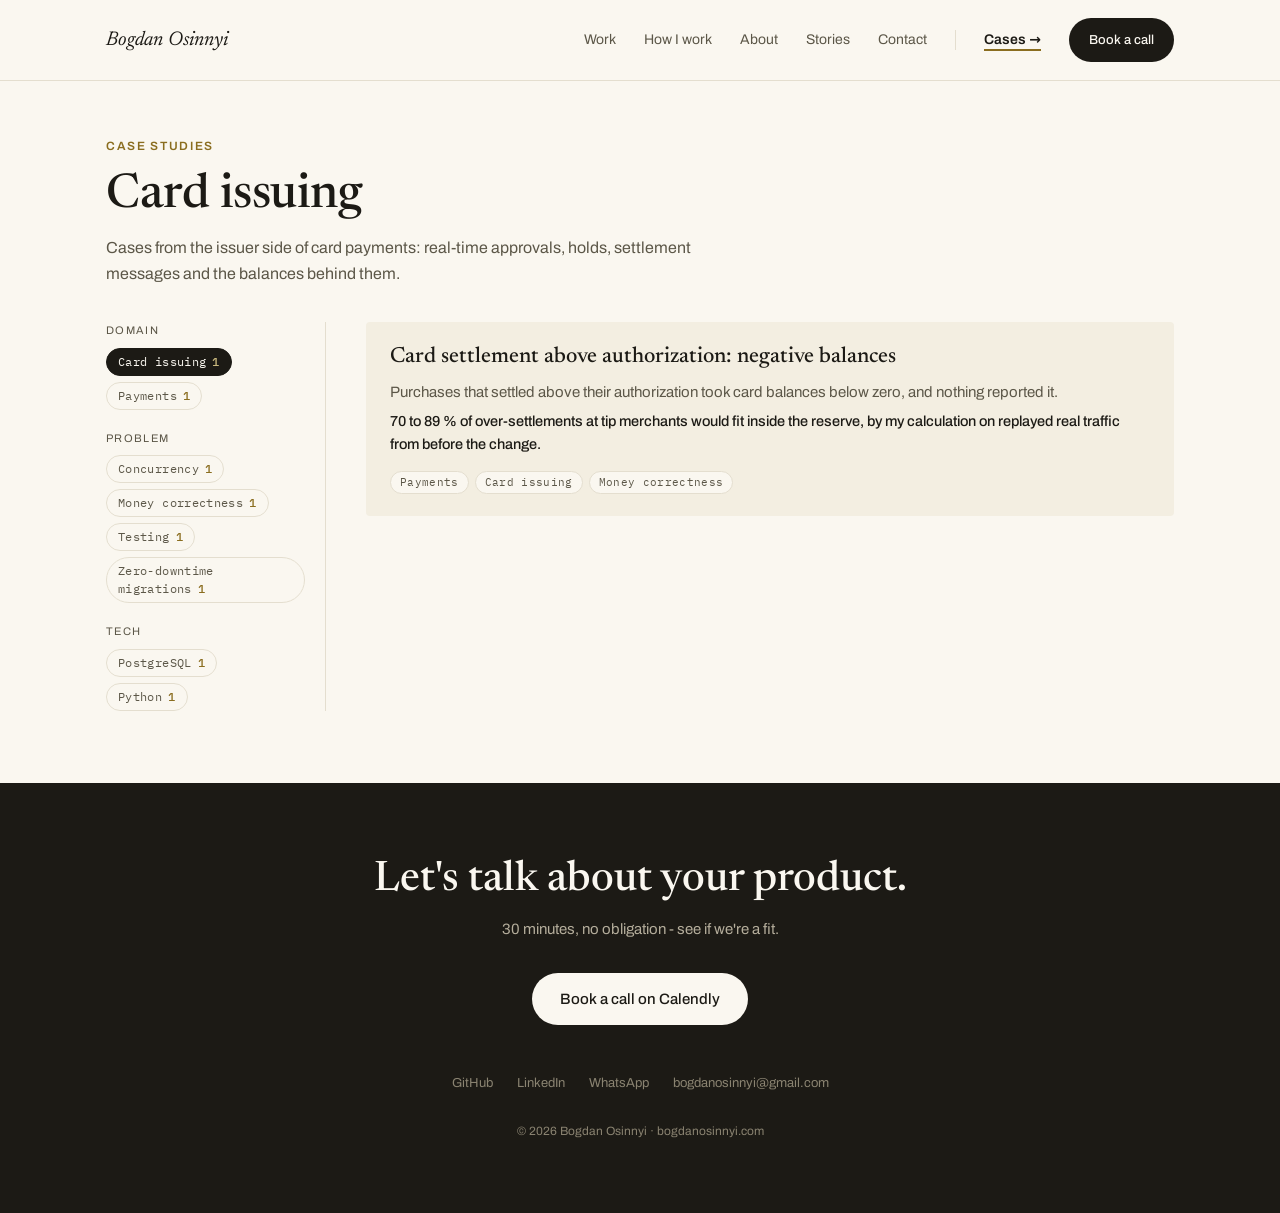
<file: cases/tags/card-issuing/index.html>
<!DOCTYPE html>
<html lang="en">
<head>
<meta charset="utf-8">
<meta name="viewport" content="width=device-width, initial-scale=1">
<title>Card issuing - Problems I found, fixed and proved</title>
<meta name="description" content="Cases from the issuer side of card payments: real-time approvals, holds, settlement messages and the balances behind them.">
<link rel="canonical" href="https://bogdanosinnyi.com/cases/tags/card-issuing/">
<meta property="og:type" content="website">
<meta property="og:url" content="https://bogdanosinnyi.com/cases/tags/card-issuing/">
<meta property="og:title" content="Card issuing - Problems I found, fixed and proved">
<meta property="og:description" content="Cases from the issuer side of card payments: real-time approvals, holds, settlement messages and the balances behind them.">
<meta property="og:image" content="https://bogdanosinnyi.com/assets/og.jpg">
<meta property="og:site_name" content="Bogdan Osinnyi">
<meta name="twitter:card" content="summary_large_image">
<link rel="icon" href="data:image/svg+xml,%3Csvg xmlns='http://www.w3.org/2000/svg' viewBox='0 0 64 64'%3E%3Crect width='64' height='64' rx='12' fill='%231C1A15'/%3E%3Ctext x='32' y='44' font-family='Georgia,serif' font-style='italic' font-size='36' fill='%23FAF7F0' text-anchor='middle'%3EB%3C/text%3E%3C/svg%3E">
<link rel="stylesheet" href="/assets/fonts/fonts.css">
<link rel="stylesheet" href="/assets/cases.css">
<script src="/assets/cases.js" defer></script>
<script type="application/ld+json">{"@context":"https://schema.org","@graph":[{"@type":"CollectionPage","@id":"https://bogdanosinnyi.com/cases/tags/card-issuing/","url":"https://bogdanosinnyi.com/cases/tags/card-issuing/","name":"Card issuing - Problems I found, fixed and proved","description":"Cases from the issuer side of card payments: real-time approvals, holds, settlement messages and the balances behind them.","mainEntity":{"@id":"https://bogdanosinnyi.com/cases/tags/card-issuing/#list"}},{"@type":"ItemList","@id":"https://bogdanosinnyi.com/cases/tags/card-issuing/#list","itemListElement":[{"@type":"ListItem","position":1,"url":"https://bogdanosinnyi.com/cases/card-settlement-above-authorization-negative-balance/","name":"Card settlement above authorization: negative balances"}]}]}</script>
</head>
<body class="index-page">
<nav class="nav">
  <div class="nav-in">
    <a class="nav-name" href="/">Bogdan Osinnyi</a>
    <div class="nav-links">
      <a href="/#work">Work</a>
      <a href="/#way">How I work</a>
      <a href="/#about">About</a>
      <a href="/#stories">Stories</a>
      <a href="/#contact">Contact</a>
      <span class="nav-sep" aria-hidden="true"></span>
      <a class="nav-page" href="/cases/" aria-current="true">Cases <span aria-hidden="true">→</span></a>
      <a class="btn btn-dark" href="https://calendly.com/bogdanosinnyi" target="_blank" rel="noopener">Book a call</a>
    </div>
  </div>
</nav>
<main class="wrap index-main">
<header class="index-head">
<p class="eyebrow">Case studies</p>
<h1>Card issuing</h1>
<p class="intro">Cases from the issuer side of card payments: real-time approvals, holds, settlement messages and the balances behind them.</p>
</header>
<div class="index-grid">
<aside class="tag-side"><p class="grp">Domain</p><ul class="chips"><li><a class="chip on" href="/cases/tags/card-issuing/" aria-current="page">Card issuing<b>1</b></a></li><li><a class="chip" href="/cases/tags/payments/">Payments<b>1</b></a></li></ul><p class="grp">Problem</p><ul class="chips"><li><a class="chip" href="/cases/tags/concurrency/">Concurrency<b>1</b></a></li><li><a class="chip" href="/cases/tags/money-correctness/">Money correctness<b>1</b></a></li><li><a class="chip" href="/cases/tags/testing/">Testing<b>1</b></a></li><li><a class="chip" href="/cases/tags/zero-downtime-migrations/">Zero-downtime migrations<b>1</b></a></li></ul><p class="grp">Tech</p><ul class="chips"><li><a class="chip" href="/cases/tags/postgresql/">PostgreSQL<b>1</b></a></li><li><a class="chip" href="/cases/tags/python/">Python<b>1</b></a></li></ul></aside>
<div class="cards">
<article class="case-card"><h2 class="card-title"><a class="card-link" href="/cases/card-settlement-above-authorization-negative-balance/">Card settlement above authorization: negative balances</a></h2><p class="card-problem">Purchases that settled above their authorization took card balances below zero, and nothing reported it.</p><p class="card-result">70 to 89 % of over-settlements at tip merchants would fit inside the reserve, by my calculation on replayed real traffic from before the change.</p><ul class="chips"><li><a class="chip" href="/cases/tags/payments/">Payments</a></li><li><a class="chip" href="/cases/tags/card-issuing/">Card issuing</a></li><li><a class="chip" href="/cases/tags/money-correctness/">Money correctness</a></li></ul></article>
</div>
</div>
</main>
<footer class="footer" id="contact">
  <div class="wrap">
    <h2>Let's talk about your product.</h2>
    <p class="footer-sub">30 minutes, no obligation - see if we're a fit.</p>
    <a class="btn btn-light" href="https://calendly.com/bogdanosinnyi" target="_blank" rel="noopener">Book a call on Calendly</a>
    <div class="footer-links">
      <a href="https://github.com/kaldown" target="_blank" rel="noopener">GitHub</a>
      <a href="https://www.linkedin.com/in/bogdanosinnyi/" target="_blank" rel="noopener">LinkedIn</a>
      <a href="https://wa.me/34652412917" target="_blank" rel="noopener">WhatsApp</a>
      <a href="mailto:bogdanosinnyi@gmail.com">bogdanosinnyi@gmail.com</a>
    </div>
    <div class="copyright">© 2026 Bogdan Osinnyi · bogdanosinnyi.com</div>
  </div>
</footer>
</body>
</html>
</file>
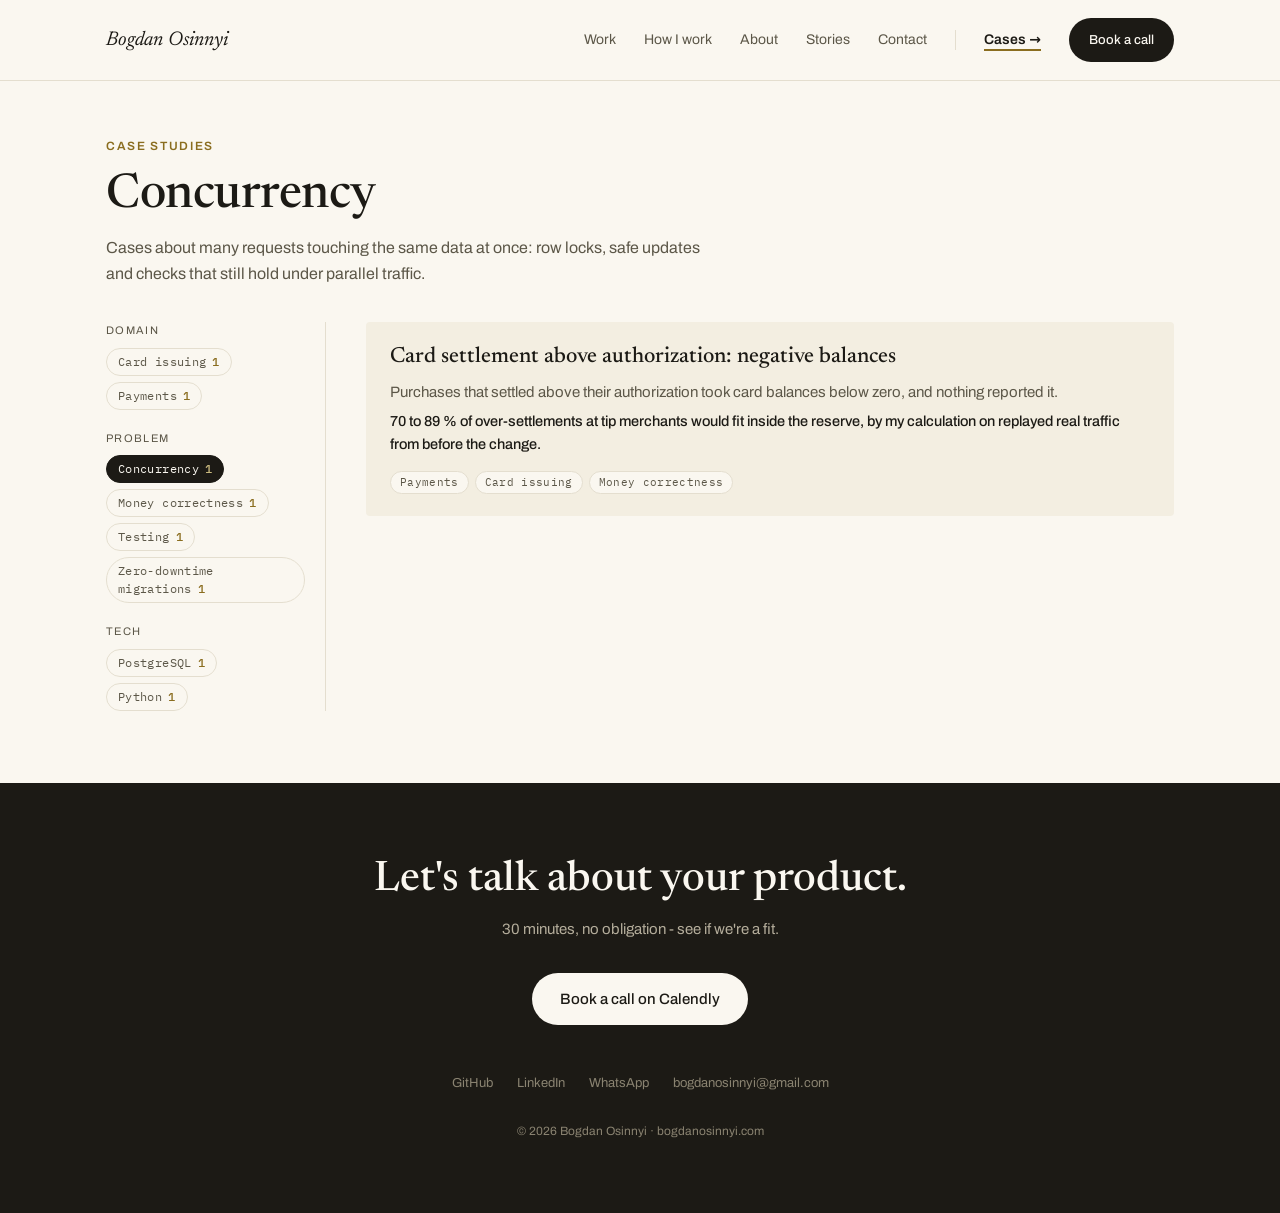
<file: cases/tags/concurrency/index.html>
<!DOCTYPE html>
<html lang="en">
<head>
<meta charset="utf-8">
<meta name="viewport" content="width=device-width, initial-scale=1">
<title>Concurrency - Problems I found, fixed and proved</title>
<meta name="description" content="Cases about many requests touching the same data at once: row locks, safe updates and checks that still hold under parallel traffic.">
<link rel="canonical" href="https://bogdanosinnyi.com/cases/tags/concurrency/">
<meta property="og:type" content="website">
<meta property="og:url" content="https://bogdanosinnyi.com/cases/tags/concurrency/">
<meta property="og:title" content="Concurrency - Problems I found, fixed and proved">
<meta property="og:description" content="Cases about many requests touching the same data at once: row locks, safe updates and checks that still hold under parallel traffic.">
<meta property="og:image" content="https://bogdanosinnyi.com/assets/og.jpg">
<meta property="og:site_name" content="Bogdan Osinnyi">
<meta name="twitter:card" content="summary_large_image">
<link rel="icon" href="data:image/svg+xml,%3Csvg xmlns='http://www.w3.org/2000/svg' viewBox='0 0 64 64'%3E%3Crect width='64' height='64' rx='12' fill='%231C1A15'/%3E%3Ctext x='32' y='44' font-family='Georgia,serif' font-style='italic' font-size='36' fill='%23FAF7F0' text-anchor='middle'%3EB%3C/text%3E%3C/svg%3E">
<link rel="stylesheet" href="/assets/fonts/fonts.css">
<link rel="stylesheet" href="/assets/cases.css">
<script src="/assets/cases.js" defer></script>
<script type="application/ld+json">{"@context":"https://schema.org","@graph":[{"@type":"CollectionPage","@id":"https://bogdanosinnyi.com/cases/tags/concurrency/","url":"https://bogdanosinnyi.com/cases/tags/concurrency/","name":"Concurrency - Problems I found, fixed and proved","description":"Cases about many requests touching the same data at once: row locks, safe updates and checks that still hold under parallel traffic.","mainEntity":{"@id":"https://bogdanosinnyi.com/cases/tags/concurrency/#list"}},{"@type":"ItemList","@id":"https://bogdanosinnyi.com/cases/tags/concurrency/#list","itemListElement":[{"@type":"ListItem","position":1,"url":"https://bogdanosinnyi.com/cases/card-settlement-above-authorization-negative-balance/","name":"Card settlement above authorization: negative balances"}]}]}</script>
</head>
<body class="index-page">
<nav class="nav">
  <div class="nav-in">
    <a class="nav-name" href="/">Bogdan Osinnyi</a>
    <div class="nav-links">
      <a href="/#work">Work</a>
      <a href="/#way">How I work</a>
      <a href="/#about">About</a>
      <a href="/#stories">Stories</a>
      <a href="/#contact">Contact</a>
      <span class="nav-sep" aria-hidden="true"></span>
      <a class="nav-page" href="/cases/" aria-current="true">Cases <span aria-hidden="true">→</span></a>
      <a class="btn btn-dark" href="https://calendly.com/bogdanosinnyi" target="_blank" rel="noopener">Book a call</a>
    </div>
  </div>
</nav>
<main class="wrap index-main">
<header class="index-head">
<p class="eyebrow">Case studies</p>
<h1>Concurrency</h1>
<p class="intro">Cases about many requests touching the same data at once: row locks, safe updates and checks that still hold under parallel traffic.</p>
</header>
<div class="index-grid">
<aside class="tag-side"><p class="grp">Domain</p><ul class="chips"><li><a class="chip" href="/cases/tags/card-issuing/">Card issuing<b>1</b></a></li><li><a class="chip" href="/cases/tags/payments/">Payments<b>1</b></a></li></ul><p class="grp">Problem</p><ul class="chips"><li><a class="chip on" href="/cases/tags/concurrency/" aria-current="page">Concurrency<b>1</b></a></li><li><a class="chip" href="/cases/tags/money-correctness/">Money correctness<b>1</b></a></li><li><a class="chip" href="/cases/tags/testing/">Testing<b>1</b></a></li><li><a class="chip" href="/cases/tags/zero-downtime-migrations/">Zero-downtime migrations<b>1</b></a></li></ul><p class="grp">Tech</p><ul class="chips"><li><a class="chip" href="/cases/tags/postgresql/">PostgreSQL<b>1</b></a></li><li><a class="chip" href="/cases/tags/python/">Python<b>1</b></a></li></ul></aside>
<div class="cards">
<article class="case-card"><h2 class="card-title"><a class="card-link" href="/cases/card-settlement-above-authorization-negative-balance/">Card settlement above authorization: negative balances</a></h2><p class="card-problem">Purchases that settled above their authorization took card balances below zero, and nothing reported it.</p><p class="card-result">70 to 89 % of over-settlements at tip merchants would fit inside the reserve, by my calculation on replayed real traffic from before the change.</p><ul class="chips"><li><a class="chip" href="/cases/tags/payments/">Payments</a></li><li><a class="chip" href="/cases/tags/card-issuing/">Card issuing</a></li><li><a class="chip" href="/cases/tags/money-correctness/">Money correctness</a></li></ul></article>
</div>
</div>
</main>
<footer class="footer" id="contact">
  <div class="wrap">
    <h2>Let's talk about your product.</h2>
    <p class="footer-sub">30 minutes, no obligation - see if we're a fit.</p>
    <a class="btn btn-light" href="https://calendly.com/bogdanosinnyi" target="_blank" rel="noopener">Book a call on Calendly</a>
    <div class="footer-links">
      <a href="https://github.com/kaldown" target="_blank" rel="noopener">GitHub</a>
      <a href="https://www.linkedin.com/in/bogdanosinnyi/" target="_blank" rel="noopener">LinkedIn</a>
      <a href="https://wa.me/34652412917" target="_blank" rel="noopener">WhatsApp</a>
      <a href="mailto:bogdanosinnyi@gmail.com">bogdanosinnyi@gmail.com</a>
    </div>
    <div class="copyright">© 2026 Bogdan Osinnyi · bogdanosinnyi.com</div>
  </div>
</footer>
</body>
</html>
</file>
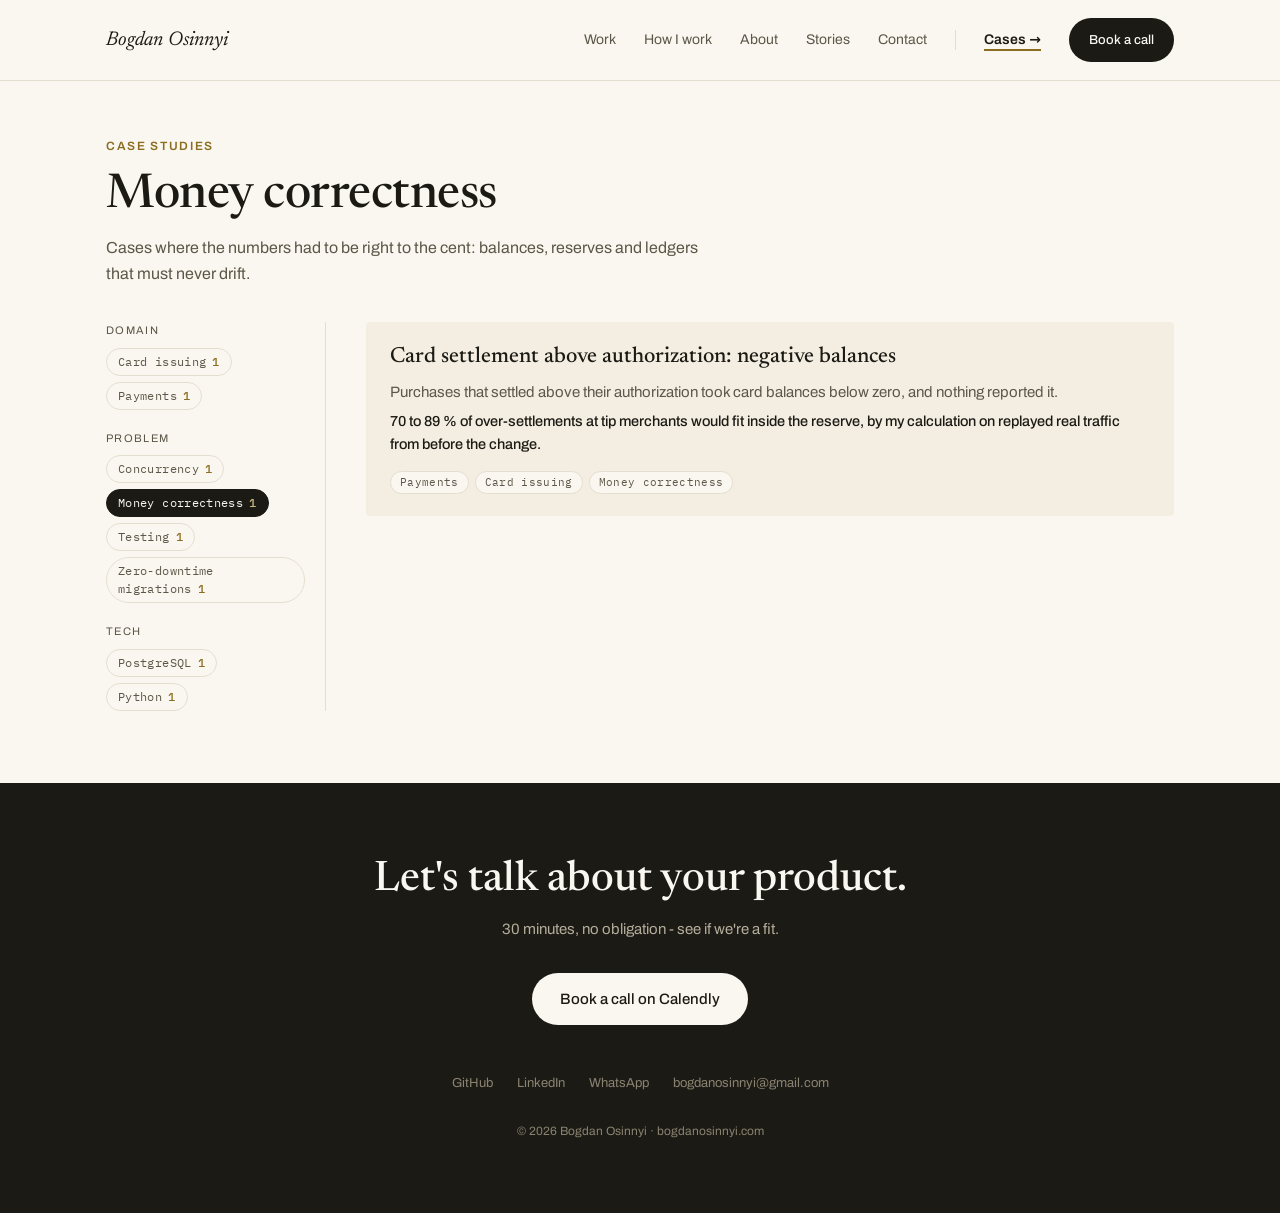
<file: cases/tags/money-correctness/index.html>
<!DOCTYPE html>
<html lang="en">
<head>
<meta charset="utf-8">
<meta name="viewport" content="width=device-width, initial-scale=1">
<title>Money correctness - Problems I found, fixed and proved</title>
<meta name="description" content="Cases where the numbers had to be right to the cent: balances, reserves and ledgers that must never drift.">
<link rel="canonical" href="https://bogdanosinnyi.com/cases/tags/money-correctness/">
<meta property="og:type" content="website">
<meta property="og:url" content="https://bogdanosinnyi.com/cases/tags/money-correctness/">
<meta property="og:title" content="Money correctness - Problems I found, fixed and proved">
<meta property="og:description" content="Cases where the numbers had to be right to the cent: balances, reserves and ledgers that must never drift.">
<meta property="og:image" content="https://bogdanosinnyi.com/assets/og.jpg">
<meta property="og:site_name" content="Bogdan Osinnyi">
<meta name="twitter:card" content="summary_large_image">
<link rel="icon" href="data:image/svg+xml,%3Csvg xmlns='http://www.w3.org/2000/svg' viewBox='0 0 64 64'%3E%3Crect width='64' height='64' rx='12' fill='%231C1A15'/%3E%3Ctext x='32' y='44' font-family='Georgia,serif' font-style='italic' font-size='36' fill='%23FAF7F0' text-anchor='middle'%3EB%3C/text%3E%3C/svg%3E">
<link rel="stylesheet" href="/assets/fonts/fonts.css">
<link rel="stylesheet" href="/assets/cases.css">
<script src="/assets/cases.js" defer></script>
<script type="application/ld+json">{"@context":"https://schema.org","@graph":[{"@type":"CollectionPage","@id":"https://bogdanosinnyi.com/cases/tags/money-correctness/","url":"https://bogdanosinnyi.com/cases/tags/money-correctness/","name":"Money correctness - Problems I found, fixed and proved","description":"Cases where the numbers had to be right to the cent: balances, reserves and ledgers that must never drift.","mainEntity":{"@id":"https://bogdanosinnyi.com/cases/tags/money-correctness/#list"}},{"@type":"ItemList","@id":"https://bogdanosinnyi.com/cases/tags/money-correctness/#list","itemListElement":[{"@type":"ListItem","position":1,"url":"https://bogdanosinnyi.com/cases/card-settlement-above-authorization-negative-balance/","name":"Card settlement above authorization: negative balances"}]}]}</script>
</head>
<body class="index-page">
<nav class="nav">
  <div class="nav-in">
    <a class="nav-name" href="/">Bogdan Osinnyi</a>
    <div class="nav-links">
      <a href="/#work">Work</a>
      <a href="/#way">How I work</a>
      <a href="/#about">About</a>
      <a href="/#stories">Stories</a>
      <a href="/#contact">Contact</a>
      <span class="nav-sep" aria-hidden="true"></span>
      <a class="nav-page" href="/cases/" aria-current="true">Cases <span aria-hidden="true">→</span></a>
      <a class="btn btn-dark" href="https://calendly.com/bogdanosinnyi" target="_blank" rel="noopener">Book a call</a>
    </div>
  </div>
</nav>
<main class="wrap index-main">
<header class="index-head">
<p class="eyebrow">Case studies</p>
<h1>Money correctness</h1>
<p class="intro">Cases where the numbers had to be right to the cent: balances, reserves and ledgers that must never drift.</p>
</header>
<div class="index-grid">
<aside class="tag-side"><p class="grp">Domain</p><ul class="chips"><li><a class="chip" href="/cases/tags/card-issuing/">Card issuing<b>1</b></a></li><li><a class="chip" href="/cases/tags/payments/">Payments<b>1</b></a></li></ul><p class="grp">Problem</p><ul class="chips"><li><a class="chip" href="/cases/tags/concurrency/">Concurrency<b>1</b></a></li><li><a class="chip on" href="/cases/tags/money-correctness/" aria-current="page">Money correctness<b>1</b></a></li><li><a class="chip" href="/cases/tags/testing/">Testing<b>1</b></a></li><li><a class="chip" href="/cases/tags/zero-downtime-migrations/">Zero-downtime migrations<b>1</b></a></li></ul><p class="grp">Tech</p><ul class="chips"><li><a class="chip" href="/cases/tags/postgresql/">PostgreSQL<b>1</b></a></li><li><a class="chip" href="/cases/tags/python/">Python<b>1</b></a></li></ul></aside>
<div class="cards">
<article class="case-card"><h2 class="card-title"><a class="card-link" href="/cases/card-settlement-above-authorization-negative-balance/">Card settlement above authorization: negative balances</a></h2><p class="card-problem">Purchases that settled above their authorization took card balances below zero, and nothing reported it.</p><p class="card-result">70 to 89 % of over-settlements at tip merchants would fit inside the reserve, by my calculation on replayed real traffic from before the change.</p><ul class="chips"><li><a class="chip" href="/cases/tags/payments/">Payments</a></li><li><a class="chip" href="/cases/tags/card-issuing/">Card issuing</a></li><li><a class="chip" href="/cases/tags/money-correctness/">Money correctness</a></li></ul></article>
</div>
</div>
</main>
<footer class="footer" id="contact">
  <div class="wrap">
    <h2>Let's talk about your product.</h2>
    <p class="footer-sub">30 minutes, no obligation - see if we're a fit.</p>
    <a class="btn btn-light" href="https://calendly.com/bogdanosinnyi" target="_blank" rel="noopener">Book a call on Calendly</a>
    <div class="footer-links">
      <a href="https://github.com/kaldown" target="_blank" rel="noopener">GitHub</a>
      <a href="https://www.linkedin.com/in/bogdanosinnyi/" target="_blank" rel="noopener">LinkedIn</a>
      <a href="https://wa.me/34652412917" target="_blank" rel="noopener">WhatsApp</a>
      <a href="mailto:bogdanosinnyi@gmail.com">bogdanosinnyi@gmail.com</a>
    </div>
    <div class="copyright">© 2026 Bogdan Osinnyi · bogdanosinnyi.com</div>
  </div>
</footer>
</body>
</html>
</file>
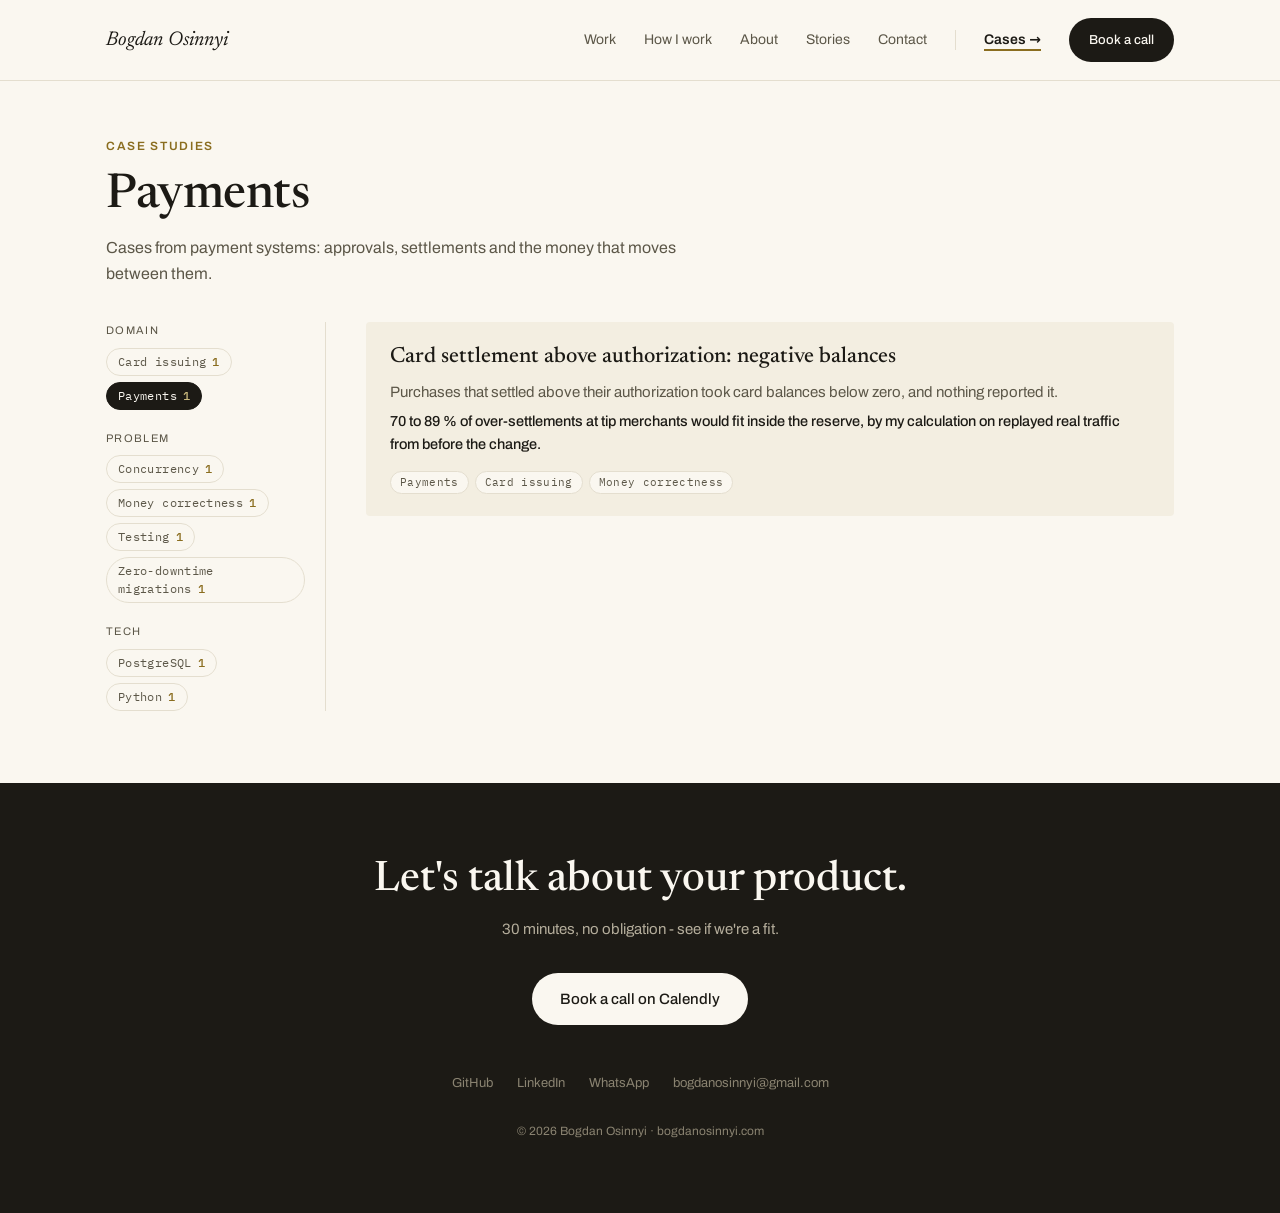
<file: cases/tags/payments/index.html>
<!DOCTYPE html>
<html lang="en">
<head>
<meta charset="utf-8">
<meta name="viewport" content="width=device-width, initial-scale=1">
<title>Payments - Problems I found, fixed and proved</title>
<meta name="description" content="Cases from payment systems: approvals, settlements and the money that moves between them.">
<link rel="canonical" href="https://bogdanosinnyi.com/cases/tags/payments/">
<meta property="og:type" content="website">
<meta property="og:url" content="https://bogdanosinnyi.com/cases/tags/payments/">
<meta property="og:title" content="Payments - Problems I found, fixed and proved">
<meta property="og:description" content="Cases from payment systems: approvals, settlements and the money that moves between them.">
<meta property="og:image" content="https://bogdanosinnyi.com/assets/og.jpg">
<meta property="og:site_name" content="Bogdan Osinnyi">
<meta name="twitter:card" content="summary_large_image">
<link rel="icon" href="data:image/svg+xml,%3Csvg xmlns='http://www.w3.org/2000/svg' viewBox='0 0 64 64'%3E%3Crect width='64' height='64' rx='12' fill='%231C1A15'/%3E%3Ctext x='32' y='44' font-family='Georgia,serif' font-style='italic' font-size='36' fill='%23FAF7F0' text-anchor='middle'%3EB%3C/text%3E%3C/svg%3E">
<link rel="stylesheet" href="/assets/fonts/fonts.css">
<link rel="stylesheet" href="/assets/cases.css">
<script src="/assets/cases.js" defer></script>
<script type="application/ld+json">{"@context":"https://schema.org","@graph":[{"@type":"CollectionPage","@id":"https://bogdanosinnyi.com/cases/tags/payments/","url":"https://bogdanosinnyi.com/cases/tags/payments/","name":"Payments - Problems I found, fixed and proved","description":"Cases from payment systems: approvals, settlements and the money that moves between them.","mainEntity":{"@id":"https://bogdanosinnyi.com/cases/tags/payments/#list"}},{"@type":"ItemList","@id":"https://bogdanosinnyi.com/cases/tags/payments/#list","itemListElement":[{"@type":"ListItem","position":1,"url":"https://bogdanosinnyi.com/cases/card-settlement-above-authorization-negative-balance/","name":"Card settlement above authorization: negative balances"}]}]}</script>
</head>
<body class="index-page">
<nav class="nav">
  <div class="nav-in">
    <a class="nav-name" href="/">Bogdan Osinnyi</a>
    <div class="nav-links">
      <a href="/#work">Work</a>
      <a href="/#way">How I work</a>
      <a href="/#about">About</a>
      <a href="/#stories">Stories</a>
      <a href="/#contact">Contact</a>
      <span class="nav-sep" aria-hidden="true"></span>
      <a class="nav-page" href="/cases/" aria-current="true">Cases <span aria-hidden="true">→</span></a>
      <a class="btn btn-dark" href="https://calendly.com/bogdanosinnyi" target="_blank" rel="noopener">Book a call</a>
    </div>
  </div>
</nav>
<main class="wrap index-main">
<header class="index-head">
<p class="eyebrow">Case studies</p>
<h1>Payments</h1>
<p class="intro">Cases from payment systems: approvals, settlements and the money that moves between them.</p>
</header>
<div class="index-grid">
<aside class="tag-side"><p class="grp">Domain</p><ul class="chips"><li><a class="chip" href="/cases/tags/card-issuing/">Card issuing<b>1</b></a></li><li><a class="chip on" href="/cases/tags/payments/" aria-current="page">Payments<b>1</b></a></li></ul><p class="grp">Problem</p><ul class="chips"><li><a class="chip" href="/cases/tags/concurrency/">Concurrency<b>1</b></a></li><li><a class="chip" href="/cases/tags/money-correctness/">Money correctness<b>1</b></a></li><li><a class="chip" href="/cases/tags/testing/">Testing<b>1</b></a></li><li><a class="chip" href="/cases/tags/zero-downtime-migrations/">Zero-downtime migrations<b>1</b></a></li></ul><p class="grp">Tech</p><ul class="chips"><li><a class="chip" href="/cases/tags/postgresql/">PostgreSQL<b>1</b></a></li><li><a class="chip" href="/cases/tags/python/">Python<b>1</b></a></li></ul></aside>
<div class="cards">
<article class="case-card"><h2 class="card-title"><a class="card-link" href="/cases/card-settlement-above-authorization-negative-balance/">Card settlement above authorization: negative balances</a></h2><p class="card-problem">Purchases that settled above their authorization took card balances below zero, and nothing reported it.</p><p class="card-result">70 to 89 % of over-settlements at tip merchants would fit inside the reserve, by my calculation on replayed real traffic from before the change.</p><ul class="chips"><li><a class="chip" href="/cases/tags/payments/">Payments</a></li><li><a class="chip" href="/cases/tags/card-issuing/">Card issuing</a></li><li><a class="chip" href="/cases/tags/money-correctness/">Money correctness</a></li></ul></article>
</div>
</div>
</main>
<footer class="footer" id="contact">
  <div class="wrap">
    <h2>Let's talk about your product.</h2>
    <p class="footer-sub">30 minutes, no obligation - see if we're a fit.</p>
    <a class="btn btn-light" href="https://calendly.com/bogdanosinnyi" target="_blank" rel="noopener">Book a call on Calendly</a>
    <div class="footer-links">
      <a href="https://github.com/kaldown" target="_blank" rel="noopener">GitHub</a>
      <a href="https://www.linkedin.com/in/bogdanosinnyi/" target="_blank" rel="noopener">LinkedIn</a>
      <a href="https://wa.me/34652412917" target="_blank" rel="noopener">WhatsApp</a>
      <a href="mailto:bogdanosinnyi@gmail.com">bogdanosinnyi@gmail.com</a>
    </div>
    <div class="copyright">© 2026 Bogdan Osinnyi · bogdanosinnyi.com</div>
  </div>
</footer>
</body>
</html>
</file>
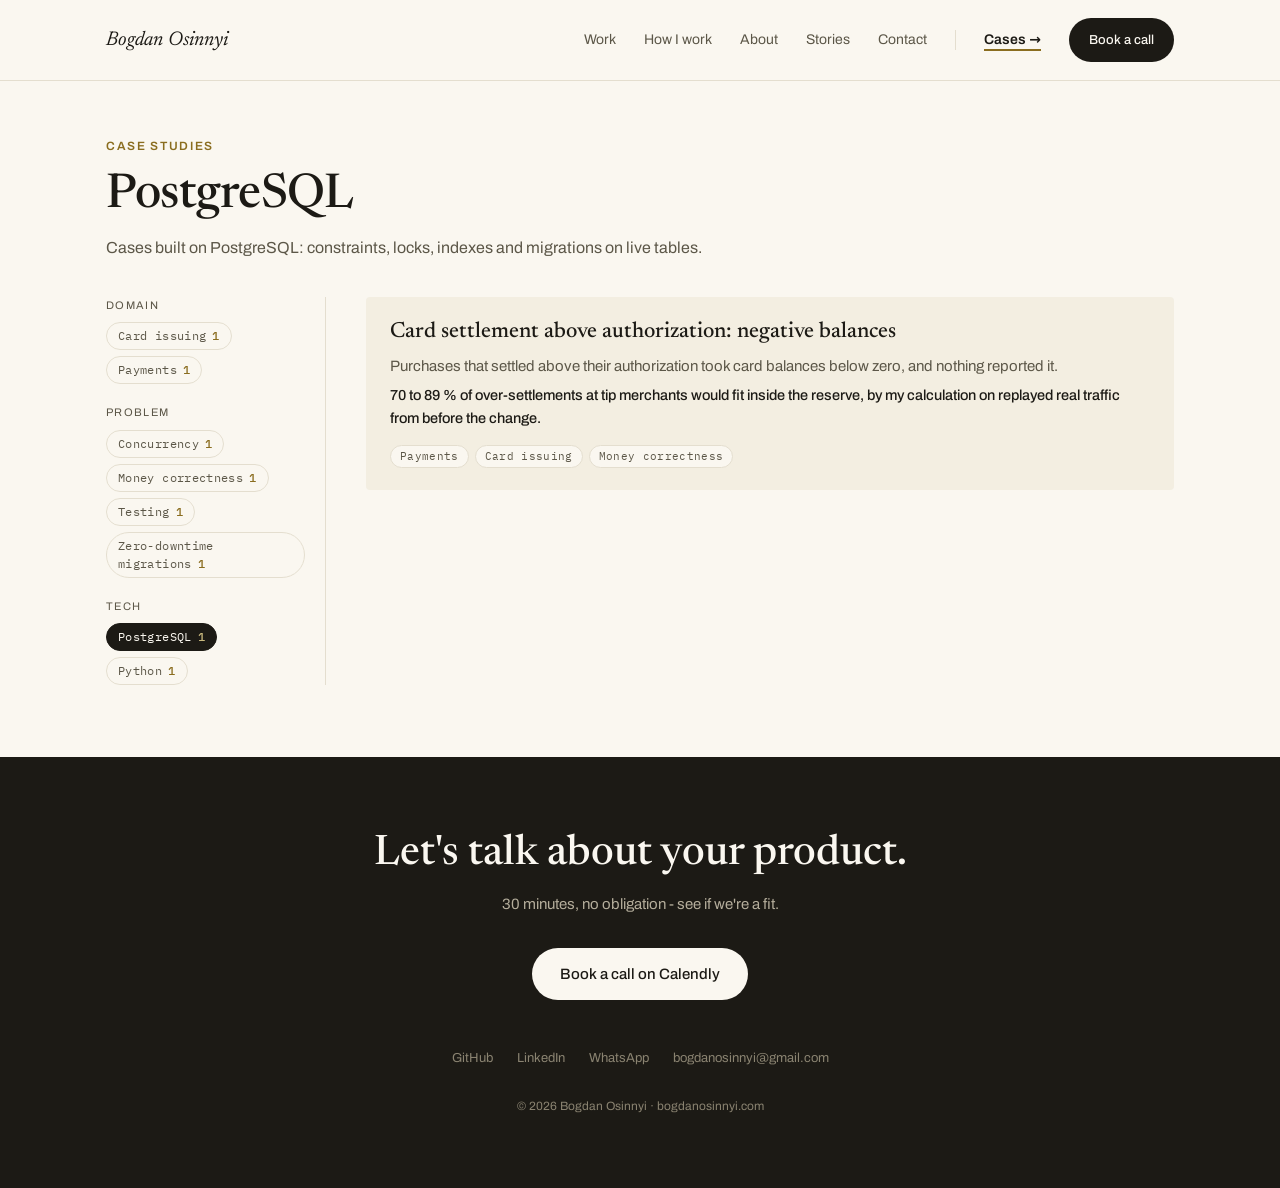
<file: cases/tags/postgresql/index.html>
<!DOCTYPE html>
<html lang="en">
<head>
<meta charset="utf-8">
<meta name="viewport" content="width=device-width, initial-scale=1">
<title>PostgreSQL - Problems I found, fixed and proved</title>
<meta name="description" content="Cases built on PostgreSQL: constraints, locks, indexes and migrations on live tables.">
<link rel="canonical" href="https://bogdanosinnyi.com/cases/tags/postgresql/">
<meta property="og:type" content="website">
<meta property="og:url" content="https://bogdanosinnyi.com/cases/tags/postgresql/">
<meta property="og:title" content="PostgreSQL - Problems I found, fixed and proved">
<meta property="og:description" content="Cases built on PostgreSQL: constraints, locks, indexes and migrations on live tables.">
<meta property="og:image" content="https://bogdanosinnyi.com/assets/og.jpg">
<meta property="og:site_name" content="Bogdan Osinnyi">
<meta name="twitter:card" content="summary_large_image">
<link rel="icon" href="data:image/svg+xml,%3Csvg xmlns='http://www.w3.org/2000/svg' viewBox='0 0 64 64'%3E%3Crect width='64' height='64' rx='12' fill='%231C1A15'/%3E%3Ctext x='32' y='44' font-family='Georgia,serif' font-style='italic' font-size='36' fill='%23FAF7F0' text-anchor='middle'%3EB%3C/text%3E%3C/svg%3E">
<link rel="stylesheet" href="/assets/fonts/fonts.css">
<link rel="stylesheet" href="/assets/cases.css">
<script src="/assets/cases.js" defer></script>
<script type="application/ld+json">{"@context":"https://schema.org","@graph":[{"@type":"CollectionPage","@id":"https://bogdanosinnyi.com/cases/tags/postgresql/","url":"https://bogdanosinnyi.com/cases/tags/postgresql/","name":"PostgreSQL - Problems I found, fixed and proved","description":"Cases built on PostgreSQL: constraints, locks, indexes and migrations on live tables.","mainEntity":{"@id":"https://bogdanosinnyi.com/cases/tags/postgresql/#list"}},{"@type":"ItemList","@id":"https://bogdanosinnyi.com/cases/tags/postgresql/#list","itemListElement":[{"@type":"ListItem","position":1,"url":"https://bogdanosinnyi.com/cases/card-settlement-above-authorization-negative-balance/","name":"Card settlement above authorization: negative balances"}]}]}</script>
</head>
<body class="index-page">
<nav class="nav">
  <div class="nav-in">
    <a class="nav-name" href="/">Bogdan Osinnyi</a>
    <div class="nav-links">
      <a href="/#work">Work</a>
      <a href="/#way">How I work</a>
      <a href="/#about">About</a>
      <a href="/#stories">Stories</a>
      <a href="/#contact">Contact</a>
      <span class="nav-sep" aria-hidden="true"></span>
      <a class="nav-page" href="/cases/" aria-current="true">Cases <span aria-hidden="true">→</span></a>
      <a class="btn btn-dark" href="https://calendly.com/bogdanosinnyi" target="_blank" rel="noopener">Book a call</a>
    </div>
  </div>
</nav>
<main class="wrap index-main">
<header class="index-head">
<p class="eyebrow">Case studies</p>
<h1>PostgreSQL</h1>
<p class="intro">Cases built on PostgreSQL: constraints, locks, indexes and migrations on live tables.</p>
</header>
<div class="index-grid">
<aside class="tag-side"><p class="grp">Domain</p><ul class="chips"><li><a class="chip" href="/cases/tags/card-issuing/">Card issuing<b>1</b></a></li><li><a class="chip" href="/cases/tags/payments/">Payments<b>1</b></a></li></ul><p class="grp">Problem</p><ul class="chips"><li><a class="chip" href="/cases/tags/concurrency/">Concurrency<b>1</b></a></li><li><a class="chip" href="/cases/tags/money-correctness/">Money correctness<b>1</b></a></li><li><a class="chip" href="/cases/tags/testing/">Testing<b>1</b></a></li><li><a class="chip" href="/cases/tags/zero-downtime-migrations/">Zero-downtime migrations<b>1</b></a></li></ul><p class="grp">Tech</p><ul class="chips"><li><a class="chip on" href="/cases/tags/postgresql/" aria-current="page">PostgreSQL<b>1</b></a></li><li><a class="chip" href="/cases/tags/python/">Python<b>1</b></a></li></ul></aside>
<div class="cards">
<article class="case-card"><h2 class="card-title"><a class="card-link" href="/cases/card-settlement-above-authorization-negative-balance/">Card settlement above authorization: negative balances</a></h2><p class="card-problem">Purchases that settled above their authorization took card balances below zero, and nothing reported it.</p><p class="card-result">70 to 89 % of over-settlements at tip merchants would fit inside the reserve, by my calculation on replayed real traffic from before the change.</p><ul class="chips"><li><a class="chip" href="/cases/tags/payments/">Payments</a></li><li><a class="chip" href="/cases/tags/card-issuing/">Card issuing</a></li><li><a class="chip" href="/cases/tags/money-correctness/">Money correctness</a></li></ul></article>
</div>
</div>
</main>
<footer class="footer" id="contact">
  <div class="wrap">
    <h2>Let's talk about your product.</h2>
    <p class="footer-sub">30 minutes, no obligation - see if we're a fit.</p>
    <a class="btn btn-light" href="https://calendly.com/bogdanosinnyi" target="_blank" rel="noopener">Book a call on Calendly</a>
    <div class="footer-links">
      <a href="https://github.com/kaldown" target="_blank" rel="noopener">GitHub</a>
      <a href="https://www.linkedin.com/in/bogdanosinnyi/" target="_blank" rel="noopener">LinkedIn</a>
      <a href="https://wa.me/34652412917" target="_blank" rel="noopener">WhatsApp</a>
      <a href="mailto:bogdanosinnyi@gmail.com">bogdanosinnyi@gmail.com</a>
    </div>
    <div class="copyright">© 2026 Bogdan Osinnyi · bogdanosinnyi.com</div>
  </div>
</footer>
</body>
</html>
</file>
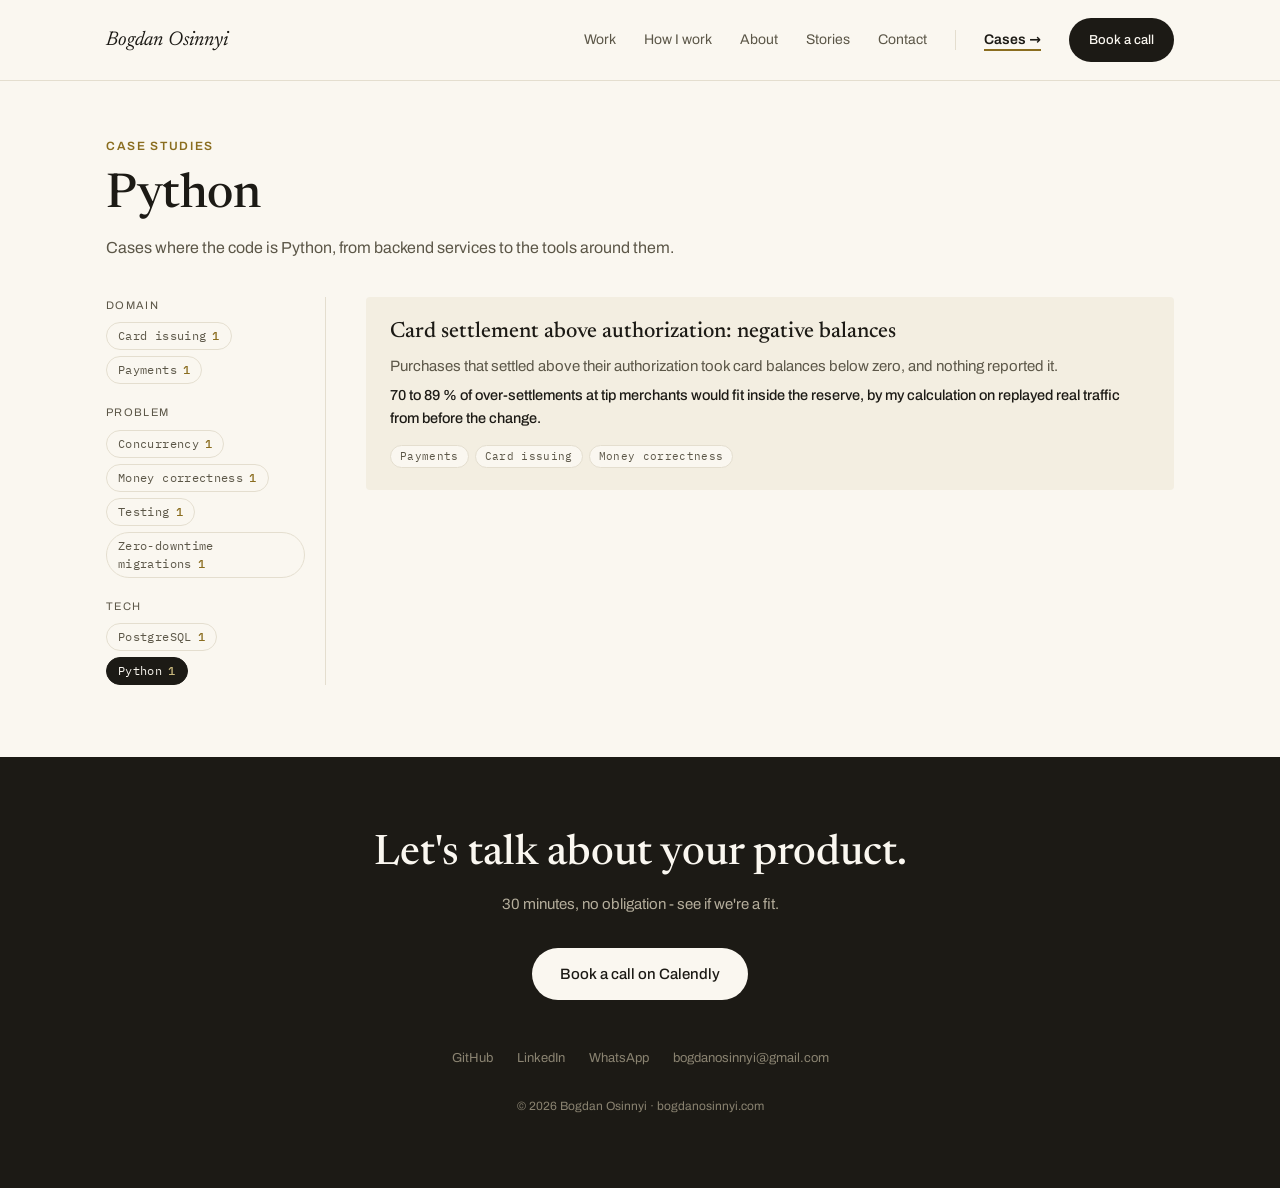
<file: cases/tags/python/index.html>
<!DOCTYPE html>
<html lang="en">
<head>
<meta charset="utf-8">
<meta name="viewport" content="width=device-width, initial-scale=1">
<title>Python - Problems I found, fixed and proved</title>
<meta name="description" content="Cases where the code is Python, from backend services to the tools around them.">
<link rel="canonical" href="https://bogdanosinnyi.com/cases/tags/python/">
<meta property="og:type" content="website">
<meta property="og:url" content="https://bogdanosinnyi.com/cases/tags/python/">
<meta property="og:title" content="Python - Problems I found, fixed and proved">
<meta property="og:description" content="Cases where the code is Python, from backend services to the tools around them.">
<meta property="og:image" content="https://bogdanosinnyi.com/assets/og.jpg">
<meta property="og:site_name" content="Bogdan Osinnyi">
<meta name="twitter:card" content="summary_large_image">
<link rel="icon" href="data:image/svg+xml,%3Csvg xmlns='http://www.w3.org/2000/svg' viewBox='0 0 64 64'%3E%3Crect width='64' height='64' rx='12' fill='%231C1A15'/%3E%3Ctext x='32' y='44' font-family='Georgia,serif' font-style='italic' font-size='36' fill='%23FAF7F0' text-anchor='middle'%3EB%3C/text%3E%3C/svg%3E">
<link rel="stylesheet" href="/assets/fonts/fonts.css">
<link rel="stylesheet" href="/assets/cases.css">
<script src="/assets/cases.js" defer></script>
<script type="application/ld+json">{"@context":"https://schema.org","@graph":[{"@type":"CollectionPage","@id":"https://bogdanosinnyi.com/cases/tags/python/","url":"https://bogdanosinnyi.com/cases/tags/python/","name":"Python - Problems I found, fixed and proved","description":"Cases where the code is Python, from backend services to the tools around them.","mainEntity":{"@id":"https://bogdanosinnyi.com/cases/tags/python/#list"}},{"@type":"ItemList","@id":"https://bogdanosinnyi.com/cases/tags/python/#list","itemListElement":[{"@type":"ListItem","position":1,"url":"https://bogdanosinnyi.com/cases/card-settlement-above-authorization-negative-balance/","name":"Card settlement above authorization: negative balances"}]}]}</script>
</head>
<body class="index-page">
<nav class="nav">
  <div class="nav-in">
    <a class="nav-name" href="/">Bogdan Osinnyi</a>
    <div class="nav-links">
      <a href="/#work">Work</a>
      <a href="/#way">How I work</a>
      <a href="/#about">About</a>
      <a href="/#stories">Stories</a>
      <a href="/#contact">Contact</a>
      <span class="nav-sep" aria-hidden="true"></span>
      <a class="nav-page" href="/cases/" aria-current="true">Cases <span aria-hidden="true">→</span></a>
      <a class="btn btn-dark" href="https://calendly.com/bogdanosinnyi" target="_blank" rel="noopener">Book a call</a>
    </div>
  </div>
</nav>
<main class="wrap index-main">
<header class="index-head">
<p class="eyebrow">Case studies</p>
<h1>Python</h1>
<p class="intro">Cases where the code is Python, from backend services to the tools around them.</p>
</header>
<div class="index-grid">
<aside class="tag-side"><p class="grp">Domain</p><ul class="chips"><li><a class="chip" href="/cases/tags/card-issuing/">Card issuing<b>1</b></a></li><li><a class="chip" href="/cases/tags/payments/">Payments<b>1</b></a></li></ul><p class="grp">Problem</p><ul class="chips"><li><a class="chip" href="/cases/tags/concurrency/">Concurrency<b>1</b></a></li><li><a class="chip" href="/cases/tags/money-correctness/">Money correctness<b>1</b></a></li><li><a class="chip" href="/cases/tags/testing/">Testing<b>1</b></a></li><li><a class="chip" href="/cases/tags/zero-downtime-migrations/">Zero-downtime migrations<b>1</b></a></li></ul><p class="grp">Tech</p><ul class="chips"><li><a class="chip" href="/cases/tags/postgresql/">PostgreSQL<b>1</b></a></li><li><a class="chip on" href="/cases/tags/python/" aria-current="page">Python<b>1</b></a></li></ul></aside>
<div class="cards">
<article class="case-card"><h2 class="card-title"><a class="card-link" href="/cases/card-settlement-above-authorization-negative-balance/">Card settlement above authorization: negative balances</a></h2><p class="card-problem">Purchases that settled above their authorization took card balances below zero, and nothing reported it.</p><p class="card-result">70 to 89 % of over-settlements at tip merchants would fit inside the reserve, by my calculation on replayed real traffic from before the change.</p><ul class="chips"><li><a class="chip" href="/cases/tags/payments/">Payments</a></li><li><a class="chip" href="/cases/tags/card-issuing/">Card issuing</a></li><li><a class="chip" href="/cases/tags/money-correctness/">Money correctness</a></li></ul></article>
</div>
</div>
</main>
<footer class="footer" id="contact">
  <div class="wrap">
    <h2>Let's talk about your product.</h2>
    <p class="footer-sub">30 minutes, no obligation - see if we're a fit.</p>
    <a class="btn btn-light" href="https://calendly.com/bogdanosinnyi" target="_blank" rel="noopener">Book a call on Calendly</a>
    <div class="footer-links">
      <a href="https://github.com/kaldown" target="_blank" rel="noopener">GitHub</a>
      <a href="https://www.linkedin.com/in/bogdanosinnyi/" target="_blank" rel="noopener">LinkedIn</a>
      <a href="https://wa.me/34652412917" target="_blank" rel="noopener">WhatsApp</a>
      <a href="mailto:bogdanosinnyi@gmail.com">bogdanosinnyi@gmail.com</a>
    </div>
    <div class="copyright">© 2026 Bogdan Osinnyi · bogdanosinnyi.com</div>
  </div>
</footer>
</body>
</html>
</file>
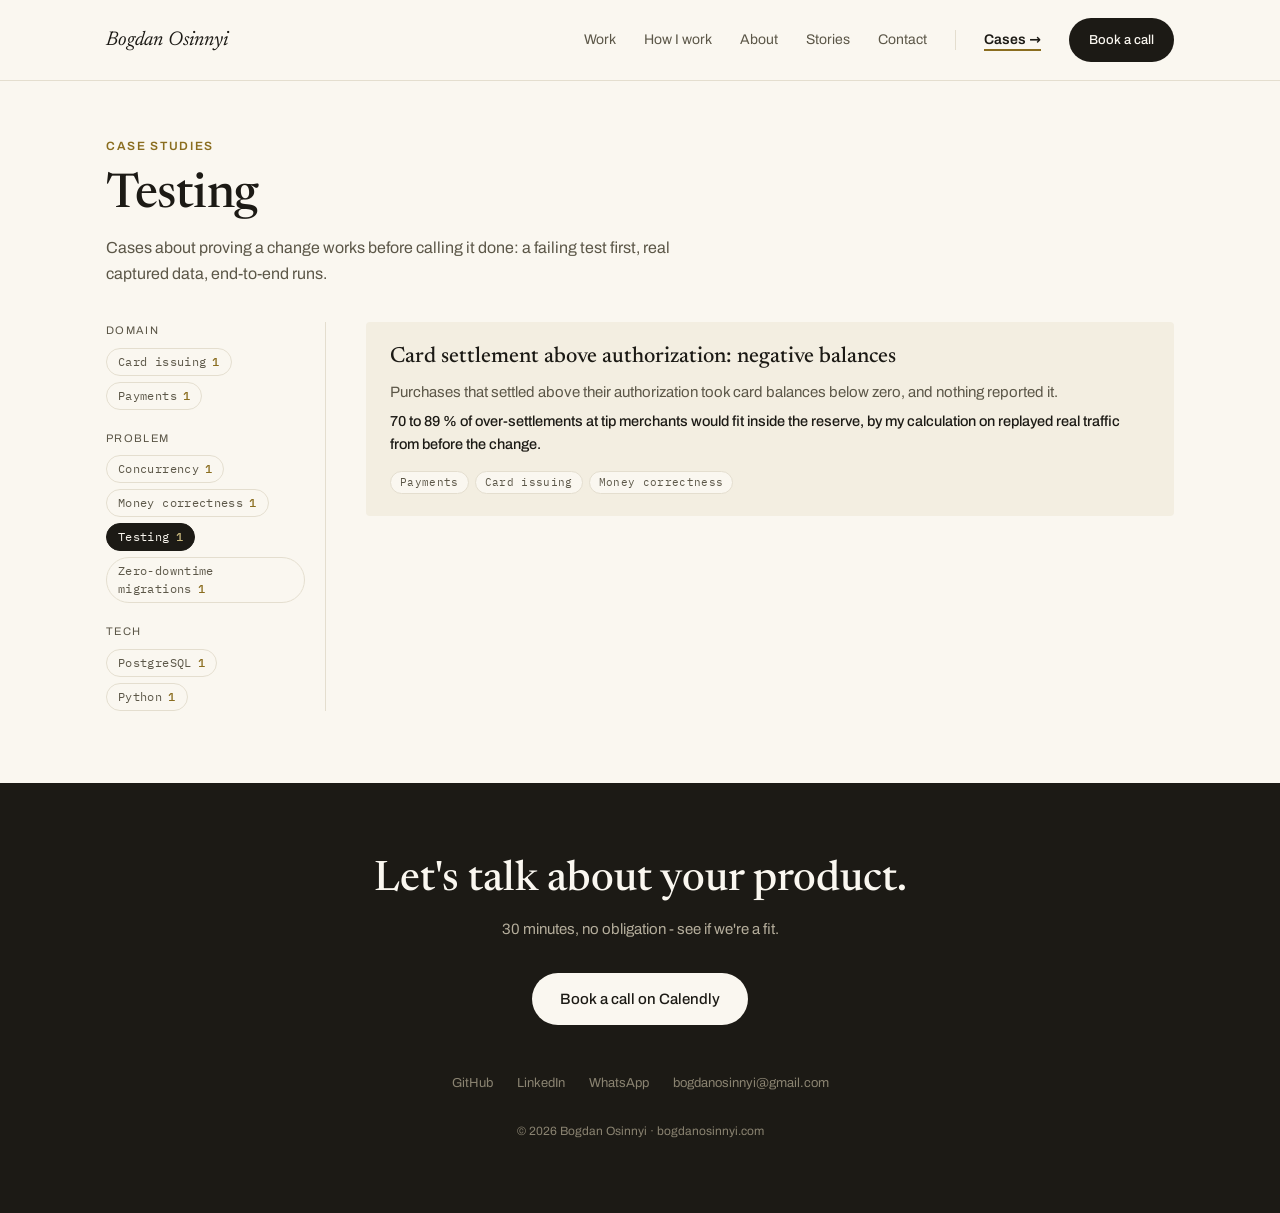
<file: cases/tags/testing/index.html>
<!DOCTYPE html>
<html lang="en">
<head>
<meta charset="utf-8">
<meta name="viewport" content="width=device-width, initial-scale=1">
<title>Testing - Problems I found, fixed and proved</title>
<meta name="description" content="Cases about proving a change works before calling it done: a failing test first, real captured data, end-to-end runs.">
<link rel="canonical" href="https://bogdanosinnyi.com/cases/tags/testing/">
<meta property="og:type" content="website">
<meta property="og:url" content="https://bogdanosinnyi.com/cases/tags/testing/">
<meta property="og:title" content="Testing - Problems I found, fixed and proved">
<meta property="og:description" content="Cases about proving a change works before calling it done: a failing test first, real captured data, end-to-end runs.">
<meta property="og:image" content="https://bogdanosinnyi.com/assets/og.jpg">
<meta property="og:site_name" content="Bogdan Osinnyi">
<meta name="twitter:card" content="summary_large_image">
<link rel="icon" href="data:image/svg+xml,%3Csvg xmlns='http://www.w3.org/2000/svg' viewBox='0 0 64 64'%3E%3Crect width='64' height='64' rx='12' fill='%231C1A15'/%3E%3Ctext x='32' y='44' font-family='Georgia,serif' font-style='italic' font-size='36' fill='%23FAF7F0' text-anchor='middle'%3EB%3C/text%3E%3C/svg%3E">
<link rel="stylesheet" href="/assets/fonts/fonts.css">
<link rel="stylesheet" href="/assets/cases.css">
<script src="/assets/cases.js" defer></script>
<script type="application/ld+json">{"@context":"https://schema.org","@graph":[{"@type":"CollectionPage","@id":"https://bogdanosinnyi.com/cases/tags/testing/","url":"https://bogdanosinnyi.com/cases/tags/testing/","name":"Testing - Problems I found, fixed and proved","description":"Cases about proving a change works before calling it done: a failing test first, real captured data, end-to-end runs.","mainEntity":{"@id":"https://bogdanosinnyi.com/cases/tags/testing/#list"}},{"@type":"ItemList","@id":"https://bogdanosinnyi.com/cases/tags/testing/#list","itemListElement":[{"@type":"ListItem","position":1,"url":"https://bogdanosinnyi.com/cases/card-settlement-above-authorization-negative-balance/","name":"Card settlement above authorization: negative balances"}]}]}</script>
</head>
<body class="index-page">
<nav class="nav">
  <div class="nav-in">
    <a class="nav-name" href="/">Bogdan Osinnyi</a>
    <div class="nav-links">
      <a href="/#work">Work</a>
      <a href="/#way">How I work</a>
      <a href="/#about">About</a>
      <a href="/#stories">Stories</a>
      <a href="/#contact">Contact</a>
      <span class="nav-sep" aria-hidden="true"></span>
      <a class="nav-page" href="/cases/" aria-current="true">Cases <span aria-hidden="true">→</span></a>
      <a class="btn btn-dark" href="https://calendly.com/bogdanosinnyi" target="_blank" rel="noopener">Book a call</a>
    </div>
  </div>
</nav>
<main class="wrap index-main">
<header class="index-head">
<p class="eyebrow">Case studies</p>
<h1>Testing</h1>
<p class="intro">Cases about proving a change works before calling it done: a failing test first, real captured data, end-to-end runs.</p>
</header>
<div class="index-grid">
<aside class="tag-side"><p class="grp">Domain</p><ul class="chips"><li><a class="chip" href="/cases/tags/card-issuing/">Card issuing<b>1</b></a></li><li><a class="chip" href="/cases/tags/payments/">Payments<b>1</b></a></li></ul><p class="grp">Problem</p><ul class="chips"><li><a class="chip" href="/cases/tags/concurrency/">Concurrency<b>1</b></a></li><li><a class="chip" href="/cases/tags/money-correctness/">Money correctness<b>1</b></a></li><li><a class="chip on" href="/cases/tags/testing/" aria-current="page">Testing<b>1</b></a></li><li><a class="chip" href="/cases/tags/zero-downtime-migrations/">Zero-downtime migrations<b>1</b></a></li></ul><p class="grp">Tech</p><ul class="chips"><li><a class="chip" href="/cases/tags/postgresql/">PostgreSQL<b>1</b></a></li><li><a class="chip" href="/cases/tags/python/">Python<b>1</b></a></li></ul></aside>
<div class="cards">
<article class="case-card"><h2 class="card-title"><a class="card-link" href="/cases/card-settlement-above-authorization-negative-balance/">Card settlement above authorization: negative balances</a></h2><p class="card-problem">Purchases that settled above their authorization took card balances below zero, and nothing reported it.</p><p class="card-result">70 to 89 % of over-settlements at tip merchants would fit inside the reserve, by my calculation on replayed real traffic from before the change.</p><ul class="chips"><li><a class="chip" href="/cases/tags/payments/">Payments</a></li><li><a class="chip" href="/cases/tags/card-issuing/">Card issuing</a></li><li><a class="chip" href="/cases/tags/money-correctness/">Money correctness</a></li></ul></article>
</div>
</div>
</main>
<footer class="footer" id="contact">
  <div class="wrap">
    <h2>Let's talk about your product.</h2>
    <p class="footer-sub">30 minutes, no obligation - see if we're a fit.</p>
    <a class="btn btn-light" href="https://calendly.com/bogdanosinnyi" target="_blank" rel="noopener">Book a call on Calendly</a>
    <div class="footer-links">
      <a href="https://github.com/kaldown" target="_blank" rel="noopener">GitHub</a>
      <a href="https://www.linkedin.com/in/bogdanosinnyi/" target="_blank" rel="noopener">LinkedIn</a>
      <a href="https://wa.me/34652412917" target="_blank" rel="noopener">WhatsApp</a>
      <a href="mailto:bogdanosinnyi@gmail.com">bogdanosinnyi@gmail.com</a>
    </div>
    <div class="copyright">© 2026 Bogdan Osinnyi · bogdanosinnyi.com</div>
  </div>
</footer>
</body>
</html>
</file>
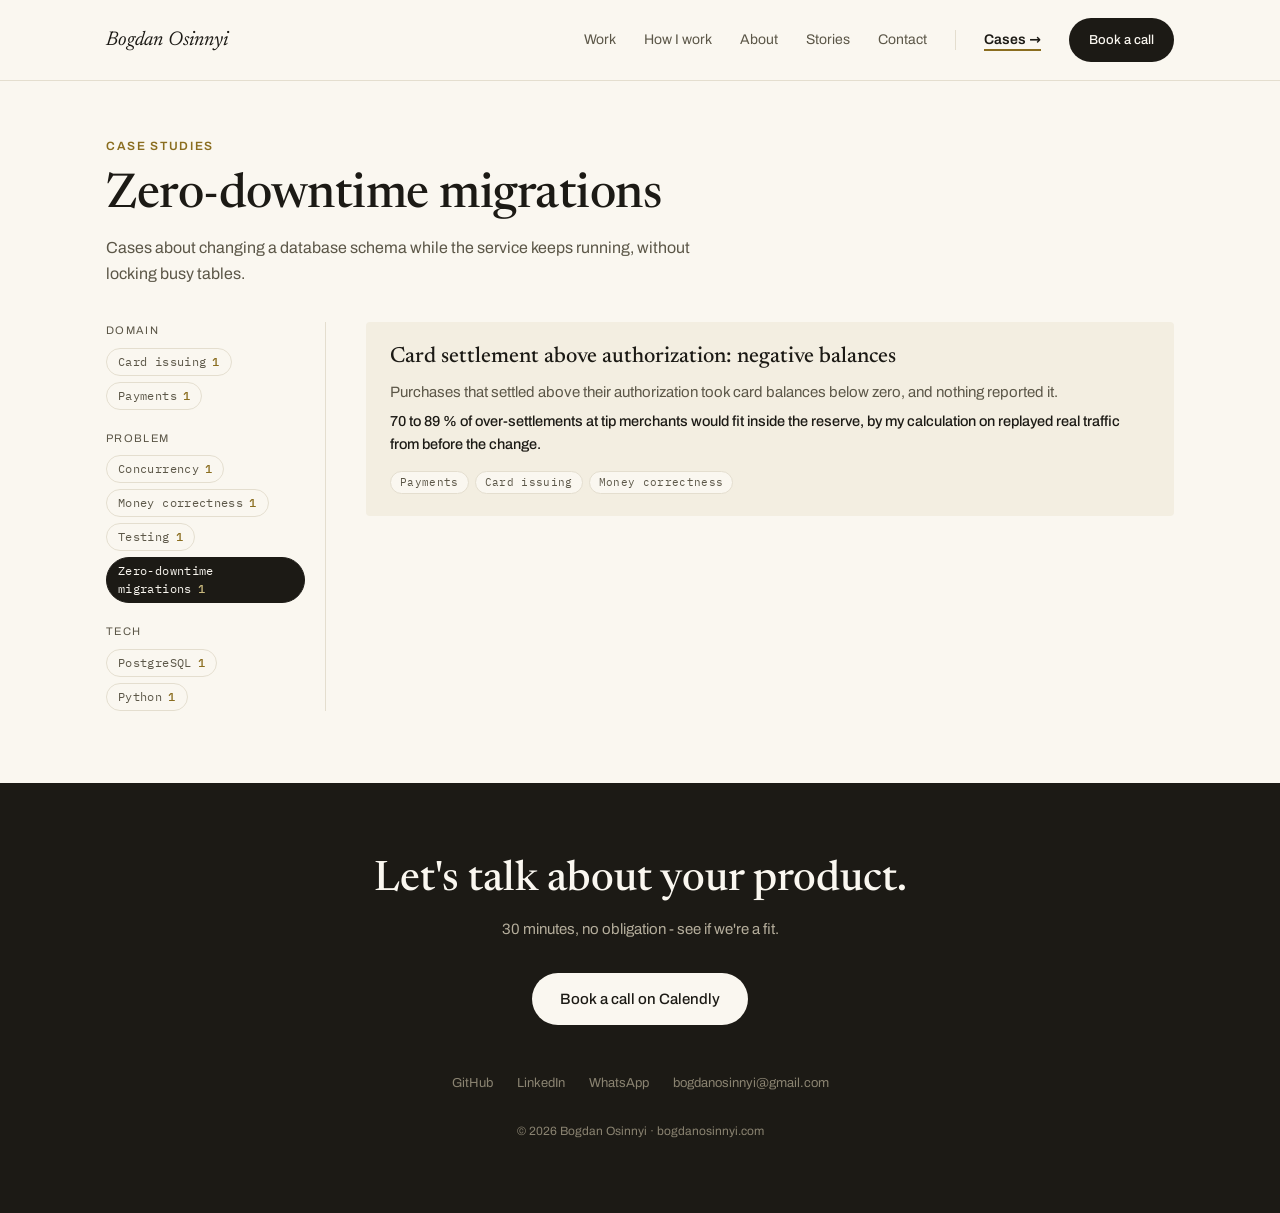
<file: cases/tags/zero-downtime-migrations/index.html>
<!DOCTYPE html>
<html lang="en">
<head>
<meta charset="utf-8">
<meta name="viewport" content="width=device-width, initial-scale=1">
<title>Zero-downtime migrations - Problems I found, fixed and proved</title>
<meta name="description" content="Cases about changing a database schema while the service keeps running, without locking busy tables.">
<link rel="canonical" href="https://bogdanosinnyi.com/cases/tags/zero-downtime-migrations/">
<meta property="og:type" content="website">
<meta property="og:url" content="https://bogdanosinnyi.com/cases/tags/zero-downtime-migrations/">
<meta property="og:title" content="Zero-downtime migrations - Problems I found, fixed and proved">
<meta property="og:description" content="Cases about changing a database schema while the service keeps running, without locking busy tables.">
<meta property="og:image" content="https://bogdanosinnyi.com/assets/og.jpg">
<meta property="og:site_name" content="Bogdan Osinnyi">
<meta name="twitter:card" content="summary_large_image">
<link rel="icon" href="data:image/svg+xml,%3Csvg xmlns='http://www.w3.org/2000/svg' viewBox='0 0 64 64'%3E%3Crect width='64' height='64' rx='12' fill='%231C1A15'/%3E%3Ctext x='32' y='44' font-family='Georgia,serif' font-style='italic' font-size='36' fill='%23FAF7F0' text-anchor='middle'%3EB%3C/text%3E%3C/svg%3E">
<link rel="stylesheet" href="/assets/fonts/fonts.css">
<link rel="stylesheet" href="/assets/cases.css">
<script src="/assets/cases.js" defer></script>
<script type="application/ld+json">{"@context":"https://schema.org","@graph":[{"@type":"CollectionPage","@id":"https://bogdanosinnyi.com/cases/tags/zero-downtime-migrations/","url":"https://bogdanosinnyi.com/cases/tags/zero-downtime-migrations/","name":"Zero-downtime migrations - Problems I found, fixed and proved","description":"Cases about changing a database schema while the service keeps running, without locking busy tables.","mainEntity":{"@id":"https://bogdanosinnyi.com/cases/tags/zero-downtime-migrations/#list"}},{"@type":"ItemList","@id":"https://bogdanosinnyi.com/cases/tags/zero-downtime-migrations/#list","itemListElement":[{"@type":"ListItem","position":1,"url":"https://bogdanosinnyi.com/cases/card-settlement-above-authorization-negative-balance/","name":"Card settlement above authorization: negative balances"}]}]}</script>
</head>
<body class="index-page">
<nav class="nav">
  <div class="nav-in">
    <a class="nav-name" href="/">Bogdan Osinnyi</a>
    <div class="nav-links">
      <a href="/#work">Work</a>
      <a href="/#way">How I work</a>
      <a href="/#about">About</a>
      <a href="/#stories">Stories</a>
      <a href="/#contact">Contact</a>
      <span class="nav-sep" aria-hidden="true"></span>
      <a class="nav-page" href="/cases/" aria-current="true">Cases <span aria-hidden="true">→</span></a>
      <a class="btn btn-dark" href="https://calendly.com/bogdanosinnyi" target="_blank" rel="noopener">Book a call</a>
    </div>
  </div>
</nav>
<main class="wrap index-main">
<header class="index-head">
<p class="eyebrow">Case studies</p>
<h1>Zero-downtime migrations</h1>
<p class="intro">Cases about changing a database schema while the service keeps running, without locking busy tables.</p>
</header>
<div class="index-grid">
<aside class="tag-side"><p class="grp">Domain</p><ul class="chips"><li><a class="chip" href="/cases/tags/card-issuing/">Card issuing<b>1</b></a></li><li><a class="chip" href="/cases/tags/payments/">Payments<b>1</b></a></li></ul><p class="grp">Problem</p><ul class="chips"><li><a class="chip" href="/cases/tags/concurrency/">Concurrency<b>1</b></a></li><li><a class="chip" href="/cases/tags/money-correctness/">Money correctness<b>1</b></a></li><li><a class="chip" href="/cases/tags/testing/">Testing<b>1</b></a></li><li><a class="chip on" href="/cases/tags/zero-downtime-migrations/" aria-current="page">Zero-downtime migrations<b>1</b></a></li></ul><p class="grp">Tech</p><ul class="chips"><li><a class="chip" href="/cases/tags/postgresql/">PostgreSQL<b>1</b></a></li><li><a class="chip" href="/cases/tags/python/">Python<b>1</b></a></li></ul></aside>
<div class="cards">
<article class="case-card"><h2 class="card-title"><a class="card-link" href="/cases/card-settlement-above-authorization-negative-balance/">Card settlement above authorization: negative balances</a></h2><p class="card-problem">Purchases that settled above their authorization took card balances below zero, and nothing reported it.</p><p class="card-result">70 to 89 % of over-settlements at tip merchants would fit inside the reserve, by my calculation on replayed real traffic from before the change.</p><ul class="chips"><li><a class="chip" href="/cases/tags/payments/">Payments</a></li><li><a class="chip" href="/cases/tags/card-issuing/">Card issuing</a></li><li><a class="chip" href="/cases/tags/money-correctness/">Money correctness</a></li></ul></article>
</div>
</div>
</main>
<footer class="footer" id="contact">
  <div class="wrap">
    <h2>Let's talk about your product.</h2>
    <p class="footer-sub">30 minutes, no obligation - see if we're a fit.</p>
    <a class="btn btn-light" href="https://calendly.com/bogdanosinnyi" target="_blank" rel="noopener">Book a call on Calendly</a>
    <div class="footer-links">
      <a href="https://github.com/kaldown" target="_blank" rel="noopener">GitHub</a>
      <a href="https://www.linkedin.com/in/bogdanosinnyi/" target="_blank" rel="noopener">LinkedIn</a>
      <a href="https://wa.me/34652412917" target="_blank" rel="noopener">WhatsApp</a>
      <a href="mailto:bogdanosinnyi@gmail.com">bogdanosinnyi@gmail.com</a>
    </div>
    <div class="copyright">© 2026 Bogdan Osinnyi · bogdanosinnyi.com</div>
  </div>
</footer>
</body>
</html>
</file>
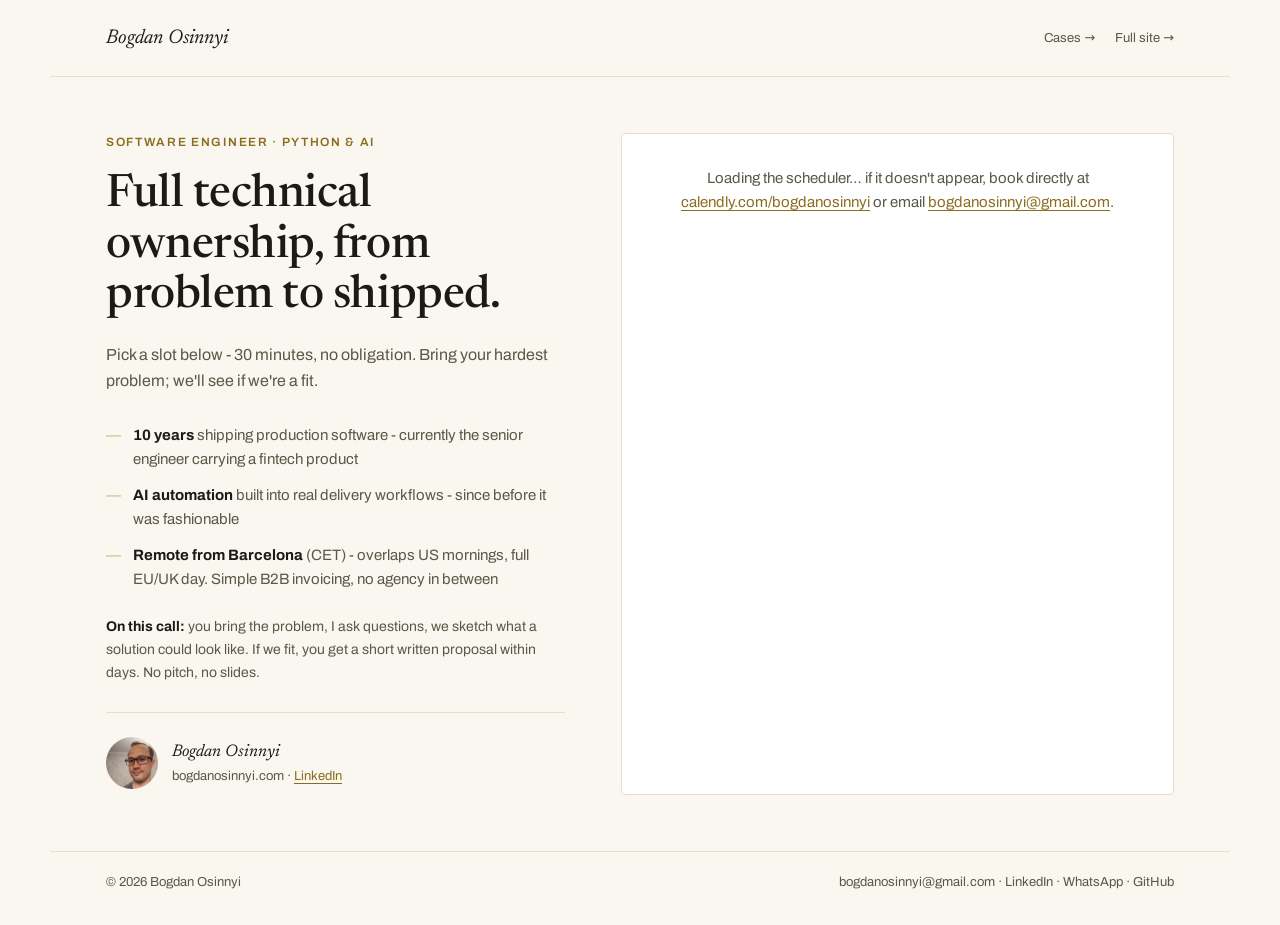
<file: call.html>
<!DOCTYPE html>
<html lang="en">
<head>
<meta charset="utf-8">
<meta name="viewport" content="width=device-width, initial-scale=1">
<title>Book a call - Bogdan Osinnyi · Software Engineer</title>
<meta name="description" content="Book a 30-minute intro call with Bogdan Osinnyi - Python and AI engineer, 10 years of experience, remote from Barcelona.">
<meta name="robots" content="noindex">
<link rel="canonical" href="https://bogdanosinnyi.com/call">
<meta property="og:type" content="website">
<meta property="og:url" content="https://bogdanosinnyi.com/call">
<meta property="og:title" content="Bogdan Osinnyi - Software Engineer · Fintech · AI Automation">
<meta property="og:description" content="Ten years of building software companies run their business on. Fintech, AI automation, full technical ownership.">
<meta property="og:image" content="https://bogdanosinnyi.com/assets/og.jpg">
<meta property="og:site_name" content="Bogdan Osinnyi">
<meta name="twitter:card" content="summary_large_image">
<link rel="icon" href="data:image/svg+xml,%3Csvg xmlns='http://www.w3.org/2000/svg' viewBox='0 0 64 64'%3E%3Crect width='64' height='64' rx='12' fill='%231C1A15'/%3E%3Ctext x='32' y='44' font-family='Georgia,serif' font-style='italic' font-size='36' fill='%23FAF7F0' text-anchor='middle'%3EB%3C/text%3E%3C/svg%3E">
<link rel="stylesheet" href="/assets/fonts/fonts.css">
<!-- ANALYTICS: add your tag here. For ad conversion tracking, listen for Calendly's
     "calendly.event_scheduled" postMessage and fire your conversion event. -->
<style>
:root{--bg:#FAF7F0;--ink:#1C1A15;--muted:#5C5748;--line:#E4DECF;--accent:#8A6D1F;--accent-light:#C9B97E;
--serif:"Newsreader",Georgia,serif;--sans:"Archivo",system-ui,sans-serif}
*{box-sizing:border-box}
body{margin:0;background:var(--bg);color:var(--ink);font-family:var(--sans);font-size:16px;line-height:1.6}
a{color:var(--accent);text-decoration:underline;text-underline-offset:3px}
a:hover{color:var(--ink)}
.nav{display:flex;justify-content:space-between;align-items:center;max-width:1180px;margin:0 auto;padding:22px 56px;border-bottom:1px solid var(--line)}
.nav-name{font-family:var(--serif);font-style:italic;font-size:20px;color:var(--ink);text-decoration:none;white-space:nowrap}
.nav-right{display:flex;gap:20px;align-items:center}
.nav a.back{font-size:13px;color:var(--muted);text-decoration:none;white-space:nowrap}
.nav a.back:hover{color:var(--ink)}
.main{max-width:1180px;margin:0 auto;padding:56px;display:flex;gap:56px;align-items:flex-start}
.pitch{flex:1;max-width:460px;position:sticky;top:40px}
.eyebrow{font-size:12px;letter-spacing:.14em;text-transform:uppercase;color:var(--accent);font-weight:600;margin-bottom:18px}
h1{font-family:var(--serif);font-size:clamp(32px,4vw,46px);line-height:1.1;font-weight:500;letter-spacing:-.01em;text-wrap:pretty;margin:0 0 20px}
.pitch p{font-size:16px;line-height:1.65;color:var(--muted);margin:0 0 28px}
.points{list-style:none;padding:0;margin:0 0 32px;display:flex;flex-direction:column;gap:12px}
.points li{display:flex;gap:12px;font-size:15px;color:var(--muted)}
.points li::before{content:"—";color:var(--accent-light);flex:none}
.points b{color:var(--ink)}
.who{display:flex;gap:14px;align-items:center;padding-top:24px;border-top:1px solid var(--line)}
.who img{width:52px;height:52px;border-radius:50%;object-fit:cover;background:var(--line)}
.who .name{font-family:var(--serif);font-style:italic;font-size:17px}
.who .role{font-size:13px;color:var(--muted)}
.sched{flex:1.2;border:1px solid var(--line);border-radius:4px;background:#fff;min-height:660px}
.fallback{padding:32px;font-size:15px;color:var(--muted);text-align:center}
.footer{max-width:1180px;margin:0 auto;padding:20px 56px 32px;border-top:1px solid var(--line);display:flex;justify-content:space-between;font-size:13px;color:var(--muted);flex-wrap:wrap;gap:12px}
.footer a{color:var(--muted);text-decoration:none}
.footer a:hover{color:var(--ink)}
:focus-visible{outline:2px solid var(--accent);outline-offset:2px}
@media (max-width:900px){
  .nav{padding:16px 24px}
  .main{flex-direction:column;padding:32px 24px;gap:32px}
  .pitch{position:static;max-width:none}
  .sched{width:100%;min-height:660px}
  .footer{padding:20px 24px 32px}
}
@media (max-width:420px){
  .nav{gap:10px}
  .nav-name{font-size:18px}
  .nav-right{gap:12px}
}
</style>
</head>
<body>

<nav class="nav">
  <a class="nav-name" href="/">Bogdan Osinnyi</a>
  <span class="nav-right">
    <a class="back" href="/cases/">Cases →</a>
    <a class="back" href="/">Full site →</a>
  </span>
</nav>

<main class="main">
  <div class="pitch">
    <div class="eyebrow">Software Engineer · Python &amp; AI</div>
    <h1>Full technical ownership, from problem to shipped.</h1>
    <p>Pick a slot below - 30 minutes, no obligation. Bring your hardest problem; we'll see if we're a fit.</p>
    <ul class="points">
      <li><span><b>10 years</b> shipping production software - currently the senior engineer carrying a fintech product</span></li>
      <li><span><b>AI automation</b> built into real delivery workflows - since before it was fashionable</span></li>
      <li><span><b>Remote from Barcelona</b> (CET) - overlaps US mornings, full EU/UK day. Simple B2B invoicing, no agency in between</span></li>
    </ul>
    <p style="font-size:14px;color:var(--muted);margin:-8px 0 28px"><b style="color:var(--ink)">On this call:</b> you bring the problem, I ask questions, we sketch what a solution could look like. If we fit, you get a short written proposal within days. No pitch, no slides.</p>
    <div class="who">
      <img src="/assets/portrait.jpg" alt="Bogdan Osinnyi" width="52" height="52">
      <div><div class="name">Bogdan Osinnyi</div><div class="role">bogdanosinnyi.com · <a href="https://www.linkedin.com/in/bogdanosinnyi/" target="_blank" rel="noopener">LinkedIn</a></div></div>
    </div>
  </div>

  <div class="sched">
    <!-- Calendly inline embed -->
    <div class="calendly-inline-widget" data-url="https://calendly.com/bogdanosinnyi?primary_color=8a6d1f" style="min-width:280px;height:660px">
      <div class="fallback">Loading the scheduler… if it doesn't appear, book directly at
        <a href="https://calendly.com/bogdanosinnyi">calendly.com/bogdanosinnyi</a>
        or email <a href="mailto:bogdanosinnyi@gmail.com">bogdanosinnyi@gmail.com</a>.</div>
    </div>
    <script>
/* Forward utm_* params into the Calendly embed so bookings carry their source. */
(function () {
  var w = document.querySelector(".calendly-inline-widget");
  var qs = new URLSearchParams(location.search);
  var utm = [];
  qs.forEach(function (v, k) { if (k.indexOf("utm_") === 0) utm.push(k + "=" + encodeURIComponent(v)); });
  if (w && utm.length) {
    w.setAttribute("data-url", w.getAttribute("data-url") + "&" + utm.join("&"));
  }
})();
</script>
    <script src="https://assets.calendly.com/assets/external/widget.js" async></script>
    <noscript><div class="fallback">The scheduler needs JavaScript. You can also book directly at <a href="https://calendly.com/bogdanosinnyi">calendly.com/bogdanosinnyi</a> or email <a href="mailto:bogdanosinnyi@gmail.com">bogdanosinnyi@gmail.com</a>.</div></noscript>
  </div>
</main>

<footer class="footer">
  <span>© 2026 Bogdan Osinnyi</span>
  <span><a href="mailto:bogdanosinnyi@gmail.com">bogdanosinnyi@gmail.com</a> · <a href="https://www.linkedin.com/in/bogdanosinnyi/" target="_blank" rel="noopener">LinkedIn</a> · <a href="https://wa.me/34652412917" target="_blank" rel="noopener">WhatsApp</a> · <a href="https://github.com/kaldown" target="_blank" rel="noopener">GitHub</a></span>
</footer>

</body>
</html>
</file>
<file: assets/fonts/fonts.css>
@font-face{font-family: 'Archivo';
  font-style: normal;
  font-weight: 400 700;
  font-stretch: 100%;
  font-display: swap;
  src: url(/assets/fonts/Archivo-normal-400-700.woff2) format('woff2');
  unicode-range: U+0000-00FF, U+0131, U+0152-0153, U+02BB-02BC, U+02C6, U+02DA, U+02DC, U+0304, U+0308, U+0329, U+2000-206F, U+20AC, U+2122, U+2191, U+2193, U+2212, U+2215, U+FEFF, U+FFFD;}
@font-face{font-family: 'IBM Plex Mono';
  font-style: normal;
  font-weight: 400;
  font-display: swap;
  src: url(/assets/fonts/IBMPlexMono-normal-400.woff2) format('woff2');
  unicode-range: U+0000-00FF, U+0131, U+0152-0153, U+02BB-02BC, U+02C6, U+02DA, U+02DC, U+0304, U+0308, U+0329, U+2000-206F, U+20AC, U+2122, U+2191, U+2193, U+2212, U+2215, U+FEFF, U+FFFD;}
@font-face{font-family: 'IBM Plex Mono';
  font-style: normal;
  font-weight: 500;
  font-display: swap;
  src: url(/assets/fonts/IBMPlexMono-normal-500.woff2) format('woff2');
  unicode-range: U+0000-00FF, U+0131, U+0152-0153, U+02BB-02BC, U+02C6, U+02DA, U+02DC, U+0304, U+0308, U+0329, U+2000-206F, U+20AC, U+2122, U+2191, U+2193, U+2212, U+2215, U+FEFF, U+FFFD;}
@font-face{font-family: 'Newsreader';
  font-style: italic;
  font-weight: 400 700;
  font-display: swap;
  src: url(/assets/fonts/Newsreader-italic-400-700.woff2) format('woff2');
  unicode-range: U+0000-00FF, U+0131, U+0152-0153, U+02BB-02BC, U+02C6, U+02DA, U+02DC, U+0304, U+0308, U+0329, U+2000-206F, U+20AC, U+2122, U+2191, U+2193, U+2212, U+2215, U+FEFF, U+FFFD;}
@font-face{font-family: 'Newsreader';
  font-style: normal;
  font-weight: 400 700;
  font-display: swap;
  src: url(/assets/fonts/Newsreader-normal-400-700.woff2) format('woff2');
  unicode-range: U+0000-00FF, U+0131, U+0152-0153, U+02BB-02BC, U+02C6, U+02DA, U+02DC, U+0304, U+0308, U+0329, U+2000-206F, U+20AC, U+2122, U+2191, U+2193, U+2212, U+2215, U+FEFF, U+FFFD;}
</file>
<file: assets/cases.css>
/* Case studies: /cases/, /cases/tags/<tag>/, /cases/<slug>/. Palette and tokens as on index.html. */
:root{
  --bg:#FAF7F0; --ink:#1C1A15; --muted:#5C5748; --line:#E4DECF;
  --accent:#8A6D1F; --accent-light:#C9B97E; --card:#F3EEE1;
  --footer-muted:#B5AE9C; --faint:#8A8371;
  --serif:"Newsreader",Georgia,serif; --sans:"Archivo",system-ui,sans-serif; --mono:"IBM Plex Mono",monospace;
  --nav-h:81px; --anchor-gap:16px; --bar-h:65px;
}
*{box-sizing:border-box}
@media (prefers-reduced-motion: no-preference){
  html{scroll-behavior:smooth}
}
body{margin:0;background:var(--bg);color:var(--ink);font-family:var(--sans);font-size:16px;line-height:1.6;overflow-wrap:break-word}
a{color:var(--accent);text-decoration:underline;text-underline-offset:3px}
a:hover{color:var(--ink)}
img{max-width:100%;display:block}
footer, header{scroll-margin-top:calc(var(--nav-h) + var(--anchor-gap))}
.wrap{max-width:1180px;margin:0 auto;padding:0 56px}
.btn{display:inline-flex;align-items:center;justify-content:center;min-height:48px;padding:14px 28px;border-radius:999px;font-size:15px;font-weight:500;text-decoration:none;transition:transform .15s ease,opacity .15s ease}
.btn:hover{transform:translateY(-1px);opacity:.9}
.btn-dark{background:var(--ink);color:var(--bg)}
.btn-dark:hover{color:var(--bg)}
.btn-light{background:var(--bg);color:var(--ink)}
.btn-light:hover{color:var(--ink)}
:focus-visible{outline:2px solid var(--accent);outline-offset:2px}
h1{font-family:var(--serif);font-size:clamp(32px,4.4vw,48px);line-height:1.1;font-weight:500;letter-spacing:-.01em;text-wrap:pretty;margin:0}
h2{font-family:var(--serif);font-size:28px;font-weight:500;line-height:1.2;margin:0}
h3{font-family:var(--serif);font-size:21px;font-weight:500;line-height:1.25;margin:0}

/* Nav (index.html) */
.nav{position:sticky;top:0;z-index:10;background:var(--bg);background:color-mix(in srgb,var(--bg) 92%,transparent);backdrop-filter:blur(8px);border-bottom:1px solid var(--line)}
.nav-in{display:flex;justify-content:space-between;align-items:center;gap:16px;padding:18px 56px;max-width:1180px;margin:0 auto}
.nav-name{font-family:var(--serif);font-style:italic;font-size:20px;color:var(--ink);text-decoration:none;white-space:nowrap}
.nav-links{display:flex;gap:28px;align-items:center;font-size:14px}
.nav-links a:not(.btn){color:var(--muted);text-decoration:none}
.nav-links a:not(.btn):hover{color:var(--ink)}
.nav-sep{width:1px;height:20px;background:var(--line);flex:none}
.nav-links a.nav-page{color:var(--ink);font-weight:500;white-space:nowrap}
.nav-links a.nav-page:hover{color:var(--accent)}
.nav-links a[aria-current]{color:var(--ink);font-weight:600;box-shadow:inset 0 -2px 0 var(--accent)}
.nav .btn{min-height:44px;padding:9px 20px;font-size:13px;white-space:nowrap}

/* Shared bits */
.eyebrow{font-size:12px;letter-spacing:.14em;text-transform:uppercase;color:var(--accent);font-weight:600;margin:0 0 14px}
.grp{font-size:11px;letter-spacing:.12em;text-transform:uppercase;color:var(--muted);margin:0 0 8px}
.crumb{font-size:13px;color:var(--muted);margin:0 0 14px}
.crumb a{color:var(--muted);text-decoration:none}
.crumb a:hover{color:var(--ink);text-decoration:underline}
.chips{list-style:none;margin:0;padding:0;display:flex;flex-wrap:wrap;gap:6px}
.chip{display:inline-block;font-family:var(--mono);font-size:12px;letter-spacing:.03em;line-height:1.5;padding:4px 11px;border:1px solid var(--line);border-radius:999px;color:var(--muted);background:var(--bg);text-decoration:none}
.chip:hover{color:var(--ink);border-color:var(--accent-light)}
.chip b{color:var(--accent);font-weight:500;margin-left:6px}
.chip.on{background:var(--ink);color:var(--bg);border-color:var(--ink)}
.chip.on b{color:var(--accent-light)}

/* Cards */
.cards{display:grid;gap:14px;min-width:0}
.case-card{position:relative;background:var(--card);border-radius:4px;padding:22px 24px;box-shadow:inset 0 0 0 1px transparent;transition:box-shadow .15s ease}
.case-card:hover{box-shadow:inset 0 0 0 1px var(--accent-light)}
.card-title{font-family:var(--serif);font-size:22px;font-weight:500;line-height:1.25;margin:0 0 8px}
.card-title a{color:var(--ink);text-decoration:none}
.card-link::after{content:"";position:absolute;inset:0;border-radius:4px}
.case-card:hover .card-link{color:var(--ink);text-decoration:underline;text-decoration-color:var(--accent);text-decoration-thickness:2px}
.card-link:focus-visible{outline:none}
.card-link:focus-visible::after{outline:2px solid var(--accent);outline-offset:2px}
.case-card .chip{position:relative;z-index:1}
.card-problem{color:var(--muted);font-size:15px;margin:0 0 6px}
.card-result{color:var(--ink);font-size:14.5px;font-weight:500;margin:0 0 12px}
.case-card .chip{font-size:11px;padding:2px 9px}

/* Index and tag pages */
.index-main{padding-top:56px;padding-bottom:72px}
.index-head{margin-bottom:36px}
.intro{font-size:16px;line-height:1.6;color:var(--muted);max-width:600px;margin:12px 0 0}
.index-grid{display:grid;grid-template-columns:220px minmax(0,1fr);gap:40px;align-items:start}
.tag-side{position:sticky;top:calc(var(--nav-h) + 24px);max-height:calc(100vh - var(--nav-h) - 48px);overflow-y:auto;border-right:1px solid var(--line);padding-right:20px}
.tag-side .chips{flex-direction:column;align-items:flex-start;margin-bottom:20px}
.tag-side .chips:last-child{margin-bottom:0}

/* Case page */
.case-grid{display:grid;grid-template-columns:200px minmax(0,46rem) 240px;column-gap:40px;justify-content:center;max-width:1400px;margin:0 auto;padding:48px 32px 72px}
.toc-col,.hire-col{position:sticky;top:calc(var(--nav-h) + 24px);align-self:start;max-height:calc(100vh - var(--nav-h) - 48px);overflow-y:auto}
.toc ol{list-style:none;margin:0 0 28px;padding:0;font-size:14px;line-height:1.45}
.toc li{margin:0 0 8px}
.toc a{display:block;color:var(--muted);text-decoration:none;border-left:2px solid transparent;padding-left:10px}
.toc a:hover{color:var(--ink)}
.toc a.is-current{color:var(--ink);font-weight:600;border-left-color:var(--accent)}
.side-tags .chips{gap:5px}
.side-tags .chip{font-size:11px;padding:2px 9px}
.case{min-width:0}
.case h1{margin-bottom:18px}
.lead{font-size:19px;line-height:1.6;color:var(--muted);margin:0 0 22px}
.facts{background:var(--card);border-radius:4px;padding:18px 22px;margin:0 0 36px;display:grid;grid-template-columns:auto minmax(0,1fr);gap:8px 18px;font-size:15px}
.facts dt{color:var(--muted);font-size:11px;letter-spacing:.1em;text-transform:uppercase;padding-top:3px}
.facts dd{margin:0}
.jump{display:none}

/* Article body */
.body{font-size:17px;line-height:1.7;overflow-wrap:break-word}
.body p,.body ul,.body ol,.body blockquote{margin:0 0 18px}
.body ul,.body ol{padding-left:24px}
.body li{margin:0 0 6px}
.body h2{font-size:28px;margin:44px 0 14px;position:relative}
.body h3{font-size:21px;margin:30px 0 10px;position:relative}
.body h2,.body h3,.body span[id]{scroll-margin-top:calc(var(--nav-h) + var(--anchor-gap))}
.h-anchor{position:absolute;left:-1.1em;width:1em;color:var(--accent-light);font-family:var(--sans);font-weight:400;text-decoration:none;opacity:0;transition:opacity .15s ease}
.body h2:hover .h-anchor,.body h3:hover .h-anchor,.h-anchor:focus-visible,.body h2:focus-within .h-anchor,.body h3:focus-within .h-anchor{opacity:1}
.h-anchor:hover{color:var(--accent)}
.body blockquote{border-left:2px solid var(--accent-light);padding-left:18px;color:var(--muted);margin-left:0}
/* Reader attention: callouts and emphasis */
.body .callout{background:var(--card);border-left:3px solid var(--accent);border-radius:0 4px 4px 0;padding:16px 20px;margin:26px 0;color:var(--ink)}
.body .callout>:last-child{margin-bottom:0}
.body .callout strong.label{color:var(--ink);font-weight:600}
.body .callout--problem{border-left-color:var(--ink)}
.body .callout--problem strong.label{color:var(--ink);font-size:12px;letter-spacing:.14em;text-transform:uppercase;font-weight:700}
.body .callout--fix{border-left-color:var(--accent)}
.body .callout--fix strong.label{color:var(--ink);font-size:12px;letter-spacing:.14em;text-transform:uppercase;font-weight:700}
.body strong.mark{color:var(--ink);font-weight:700}
.body strong.label{font-weight:600}
.body code{font-family:var(--mono);font-size:.88em;background:var(--card);border-radius:3px;padding:1px 5px}
.body pre{font-family:var(--mono);font-size:14px;line-height:1.55;background:var(--card);border-radius:4px;padding:16px 18px;margin:0 0 20px;overflow-x:auto;max-width:100%}
.body pre code{background:none;padding:0;font-size:inherit}
.table-wrap{overflow-x:auto;max-width:100%;margin:0 0 22px;border:1px solid var(--line);border-radius:4px}
.table-wrap table{border-collapse:collapse;width:100%;font-size:14.5px;line-height:1.5}
.table-wrap th,.table-wrap td{text-align:left;padding:9px 12px;border-bottom:1px solid var(--line);vertical-align:top}
.table-wrap th{background:var(--card);font-weight:600}
.table-wrap tr:last-child td{border-bottom:0}
.body figure{margin:28px 0 30px}
.body .fig{border:1px solid var(--line);border-radius:4px;background:var(--bg);padding:12px}
.body figure svg{display:block;width:100%;height:auto}
.body figcaption{font-size:14px;line-height:1.5;color:var(--muted);margin-top:10px}
.body hr{border:0;border-top:1px solid var(--line);margin:36px 0}

/* Contact: hire card, end block, phone bar */
.doors{display:flex;flex-direction:column;gap:8px}
.door{display:flex;align-items:center;justify-content:center;min-height:44px;padding:8px 16px;border-radius:999px;font-size:14px;font-weight:500;text-align:center;text-decoration:none;color:var(--bg);border:1px solid var(--muted)}
.door:hover{color:var(--bg);border-color:var(--footer-muted)}
.door-call{background:var(--bg);color:var(--ink);border-color:var(--bg)}
.door-call:hover{color:var(--ink);border-color:var(--bg);opacity:.9}
.hire{background:var(--ink);color:var(--bg);border-radius:4px;padding:22px 20px}
.hire-title{font-family:var(--serif);font-size:20px;line-height:1.25;margin:0 0 6px}
.hire-sub{font-size:14px;color:var(--footer-muted);margin:0 0 16px}
.end-cta{background:var(--ink);color:var(--bg);border-radius:4px;padding:36px 28px;margin:48px 0 0;text-align:center}
.end-title{font-size:28px;margin:0 0 8px}
.end-sub{font-size:15px;color:var(--footer-muted);margin:0 0 22px}
.end-cta .doors{flex-direction:row;flex-wrap:wrap;justify-content:center}
.end-cta .door{min-width:150px}
.door-bar{display:none}
.related{margin-top:48px;padding-top:24px;border-top:1px solid var(--line)}
.related-title{font-size:24px;margin:0 0 16px}
.related .card-title{font-size:20px}

/* Footer (index.html) */
.footer{background:var(--ink);color:var(--bg);padding:72px 0;text-align:center}
.footer h2{font-size:42px;margin-bottom:12px}
.footer-sub{font-size:15px;color:var(--footer-muted);margin:0 0 32px}
.footer-links{display:flex;gap:24px;justify-content:center;margin-top:48px;font-size:13px;flex-wrap:wrap}
.footer-links a{color:var(--faint);text-decoration:none}
.footer-links a:hover{color:var(--bg)}
.copyright{font-size:12px;color:var(--faint);margin-top:28px}

/* Wide: figures break out of the text column, up to 960px */
@media (min-width:1500px){
  .case-grid{column-gap:120px;max-width:1560px}
  .body figure{margin-left:-112px;margin-right:-112px}
}

/* Two columns: contents + article; hire card hidden, end block stays */
@media (max-width:1099px){
  .case-grid{grid-template-columns:200px minmax(0,1fr);max-width:1060px}
  .hire-col{display:none}
}

/* Nav and footer collapse at the same width as index.html */
@media (max-width:900px){
  :root{--nav-h:73px}
  .wrap{padding:0 24px}
  .nav-in{padding:14px 24px}
  .nav-links{gap:18px}
  .nav-links a:not(.btn):not(.nav-page),.nav-sep{display:none}
  .nav .btn{padding:9px 16px}
  .footer h2{font-size:32px}
}

/* Small phones: name, Cases and the button share one row */
@media (max-width:420px){
  .nav-in{gap:10px}
  .nav-links{gap:12px}
  .nav-name{font-size:18px}
  .nav .btn{padding:9px 14px}
}

/* One column (phone and small tablet) */
@media (max-width:899px){
  .index-main{padding-top:36px;padding-bottom:48px}
  .index-head{margin-bottom:24px}
  .index-grid{grid-template-columns:minmax(0,1fr);gap:24px}
  .tag-side{position:static;max-height:none;overflow:visible;border-right:0;padding-right:0}
  .tag-side .chips{flex-direction:row;align-items:center;margin-bottom:14px}
  .case-grid{grid-template-columns:minmax(0,1fr);padding:28px 24px 48px}
  .case{grid-row:1}
  .toc-col{grid-row:2;position:static;max-height:none;overflow:visible;margin-top:36px}
  .toc{display:none}
  .lead{font-size:17.5px}
  .body{font-size:16.5px}
  .body h2{font-size:24px;margin-top:36px}
  .body h3{font-size:19px}
  .h-anchor{position:static;display:inline-block;width:auto;margin-right:.35em;opacity:.5}
  .facts{grid-template-columns:minmax(0,1fr);gap:2px;padding:16px 18px}
  .facts dd{margin-bottom:10px}
  .facts dd:last-child{margin-bottom:0}
  .jump{display:block;margin:0 0 22px;border:1px solid var(--line);border-radius:4px;background:var(--card)}
  .jump summary{cursor:pointer;padding:12px 16px;font-size:14px;font-weight:500;color:var(--ink)}
  .jump ol{list-style:none;margin:0;padding:0 16px 12px;font-size:15px;line-height:1.45}
  .jump li{padding:7px 0;border-top:1px solid var(--line)}
  .jump a{color:var(--muted);text-decoration:none}
  .end-cta{padding:28px 18px}
  .end-title{font-size:24px}
  .end-cta .door{min-width:0;flex:1 1 140px}
  .door-bar{display:flex;gap:8px;position:fixed;left:0;right:0;bottom:0;z-index:20;height:calc(var(--bar-h) + env(safe-area-inset-bottom,0px));padding:10px 12px calc(10px + env(safe-area-inset-bottom,0px));background:var(--ink);border-top:1px solid var(--muted)}
  .door-bar .door{flex:1;min-width:0;min-height:44px;padding:6px 8px;font-size:13px}
  body.case-page{padding-bottom:calc(var(--bar-h) + env(safe-area-inset-bottom,0px))}
}
</file>
